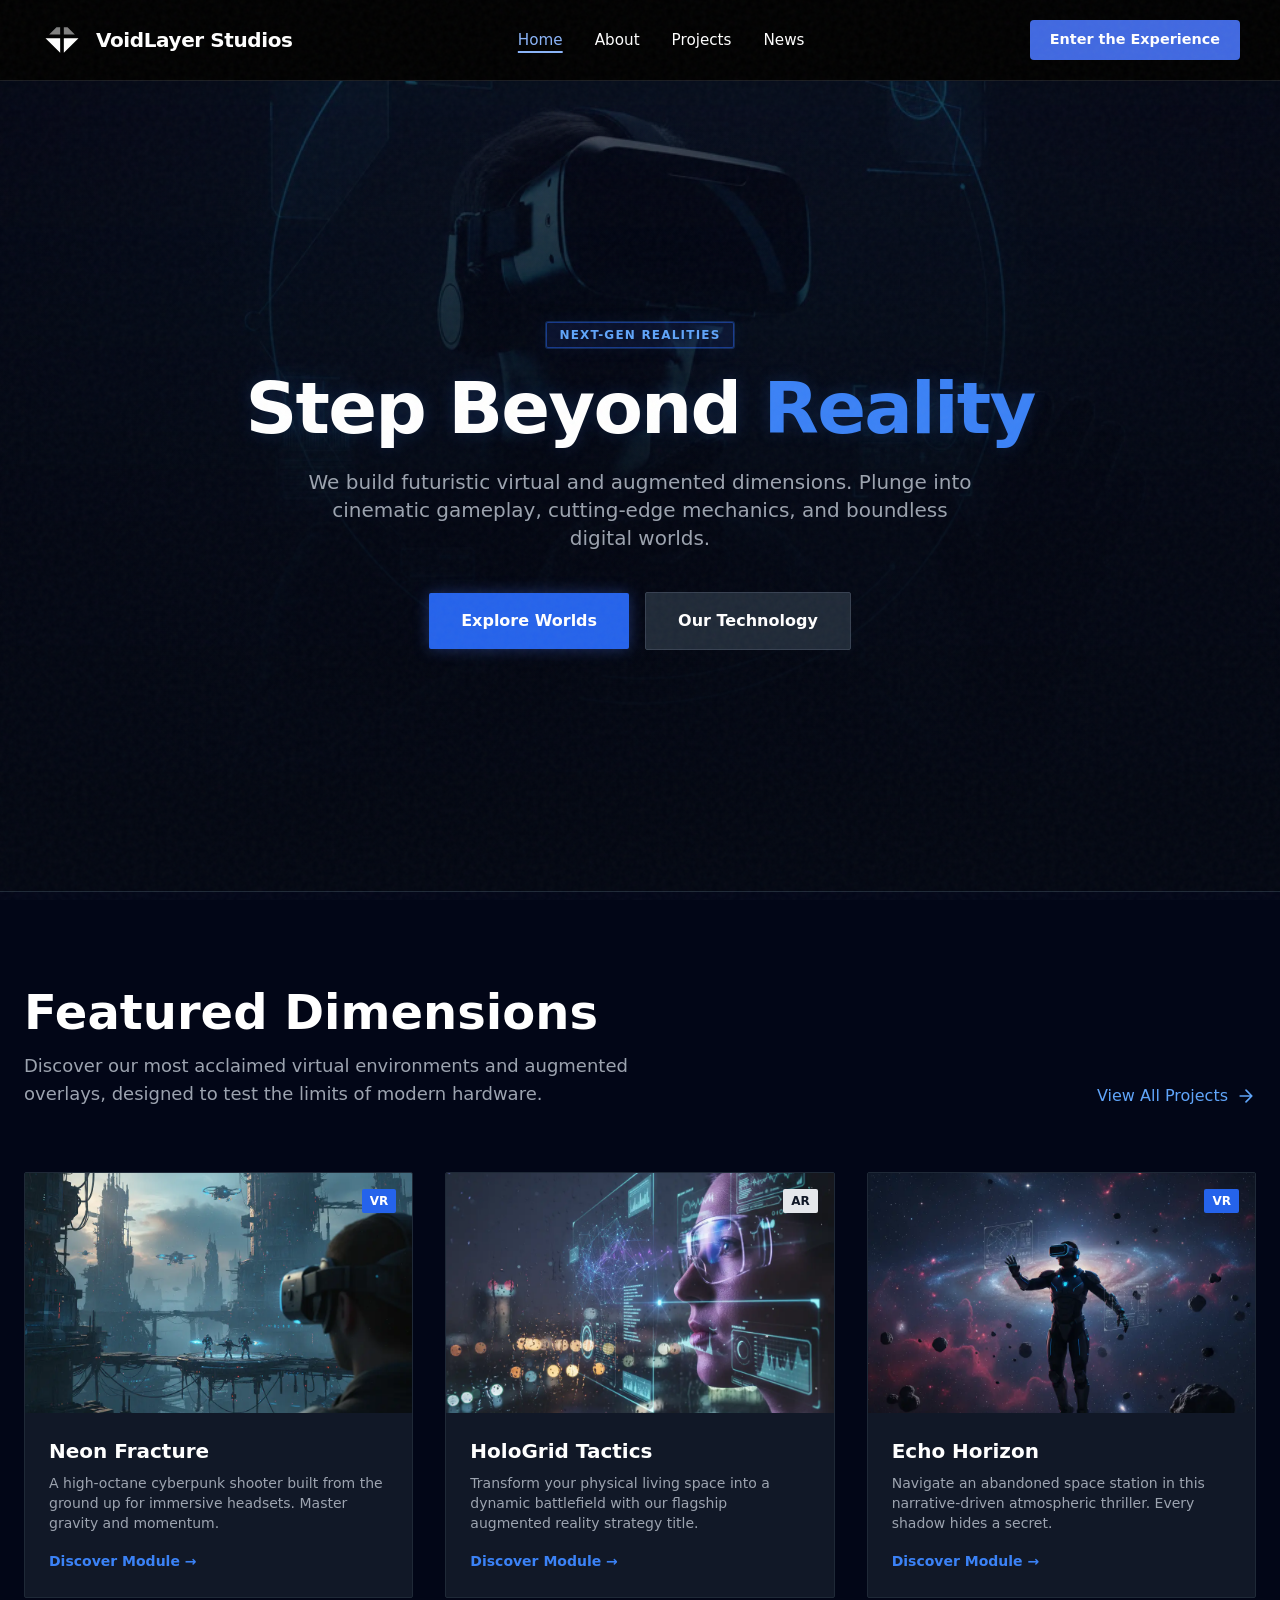
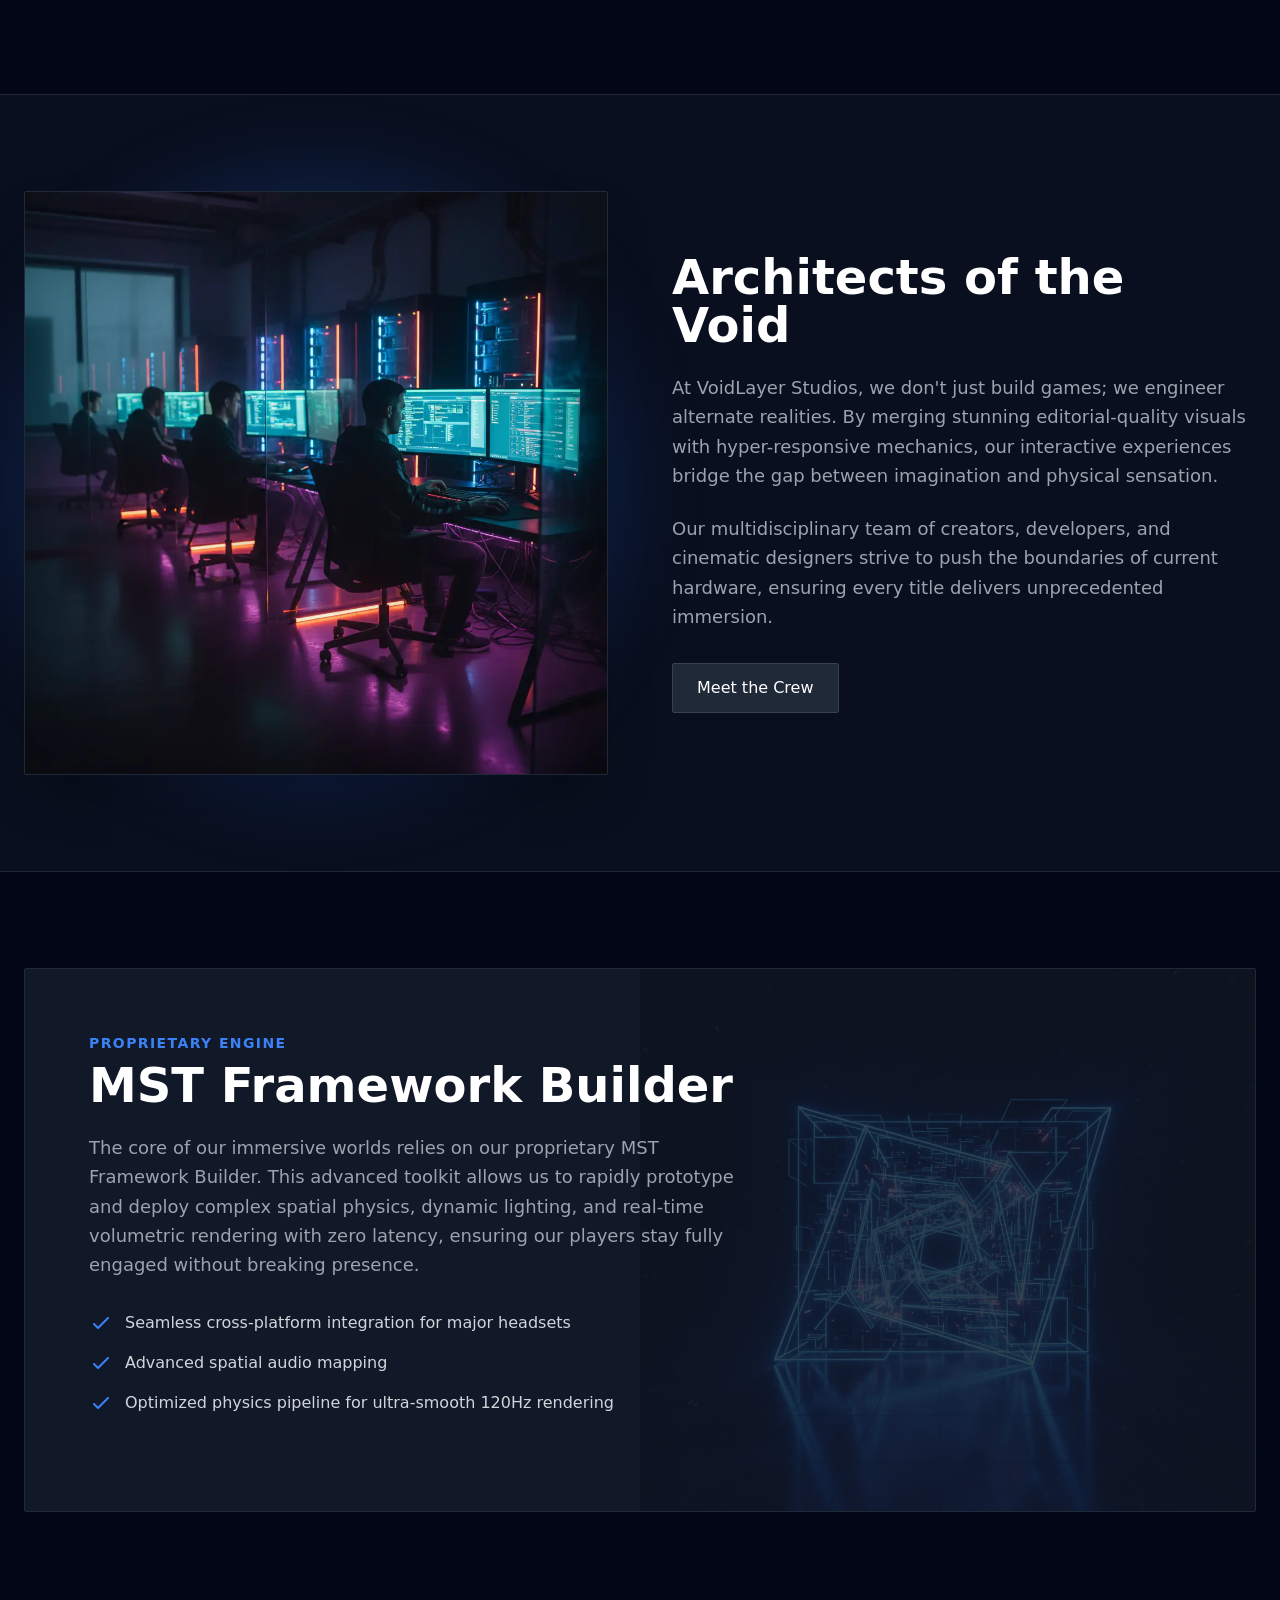
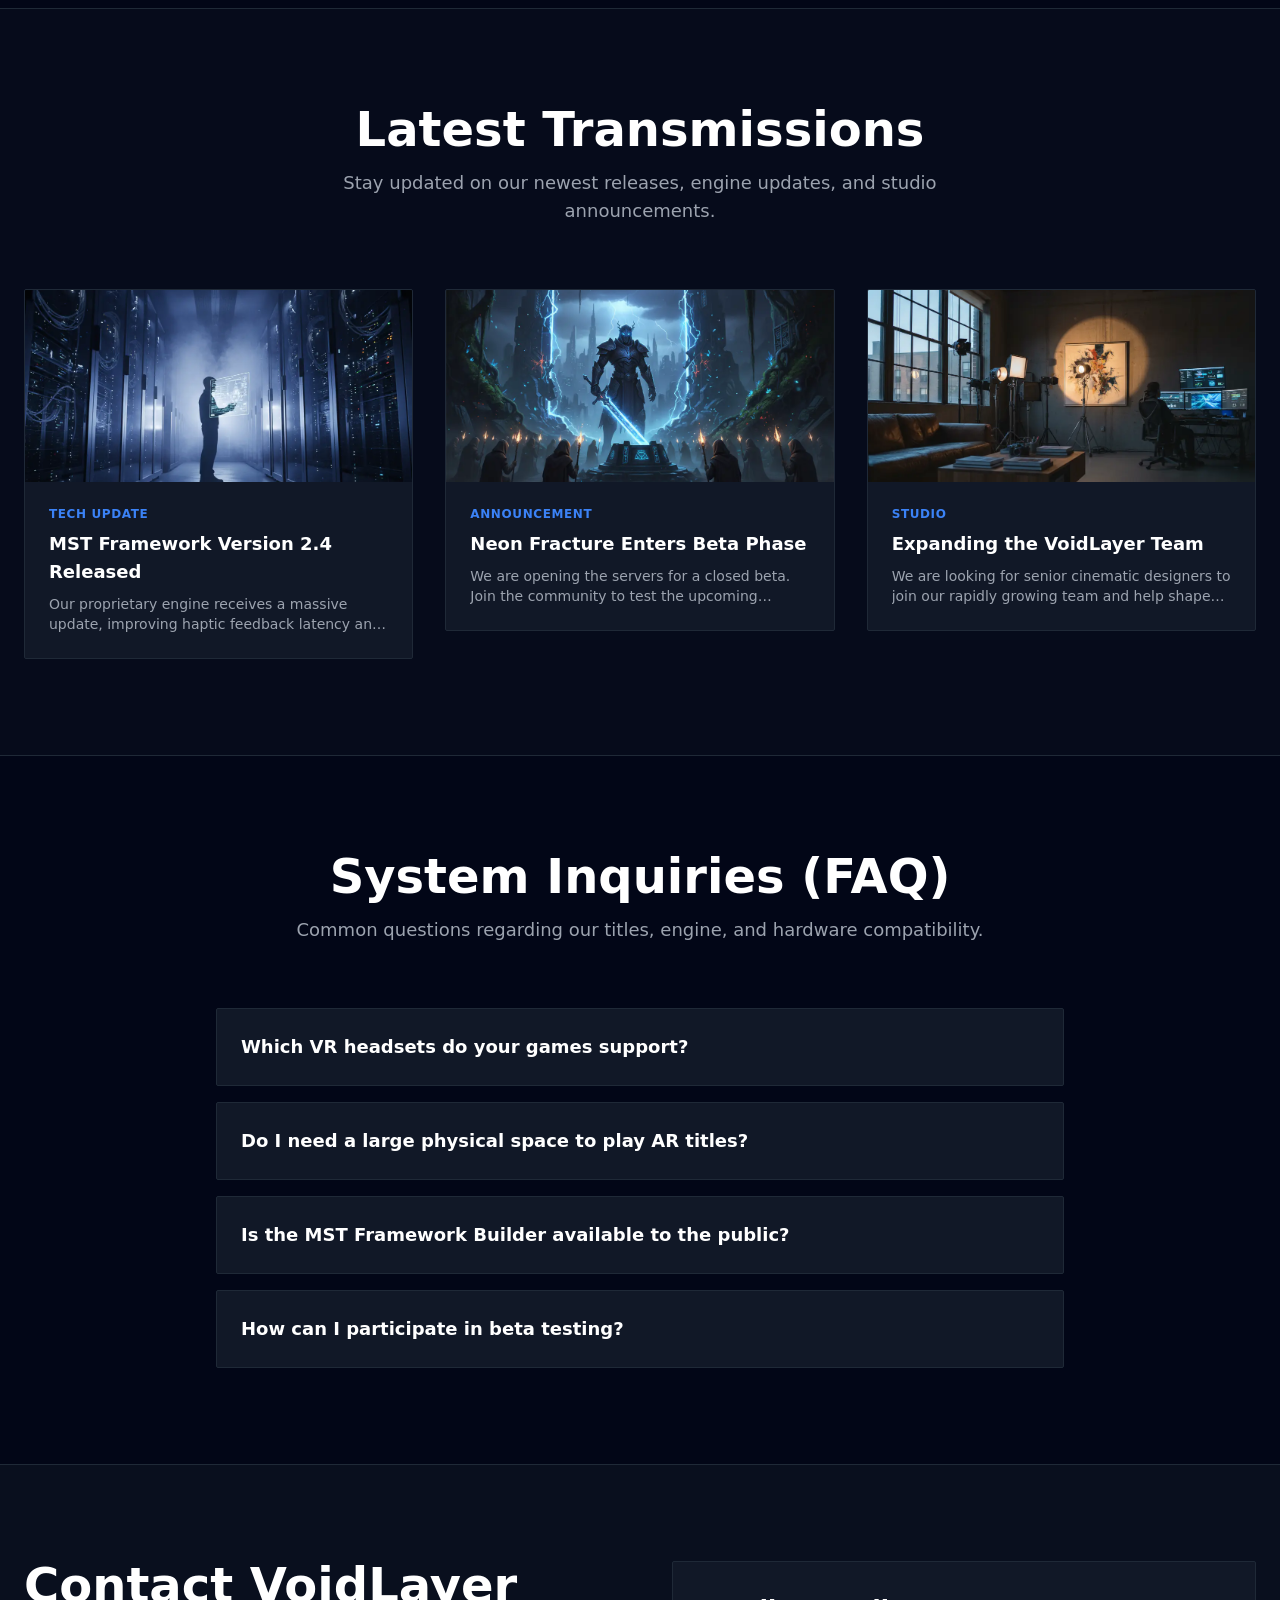
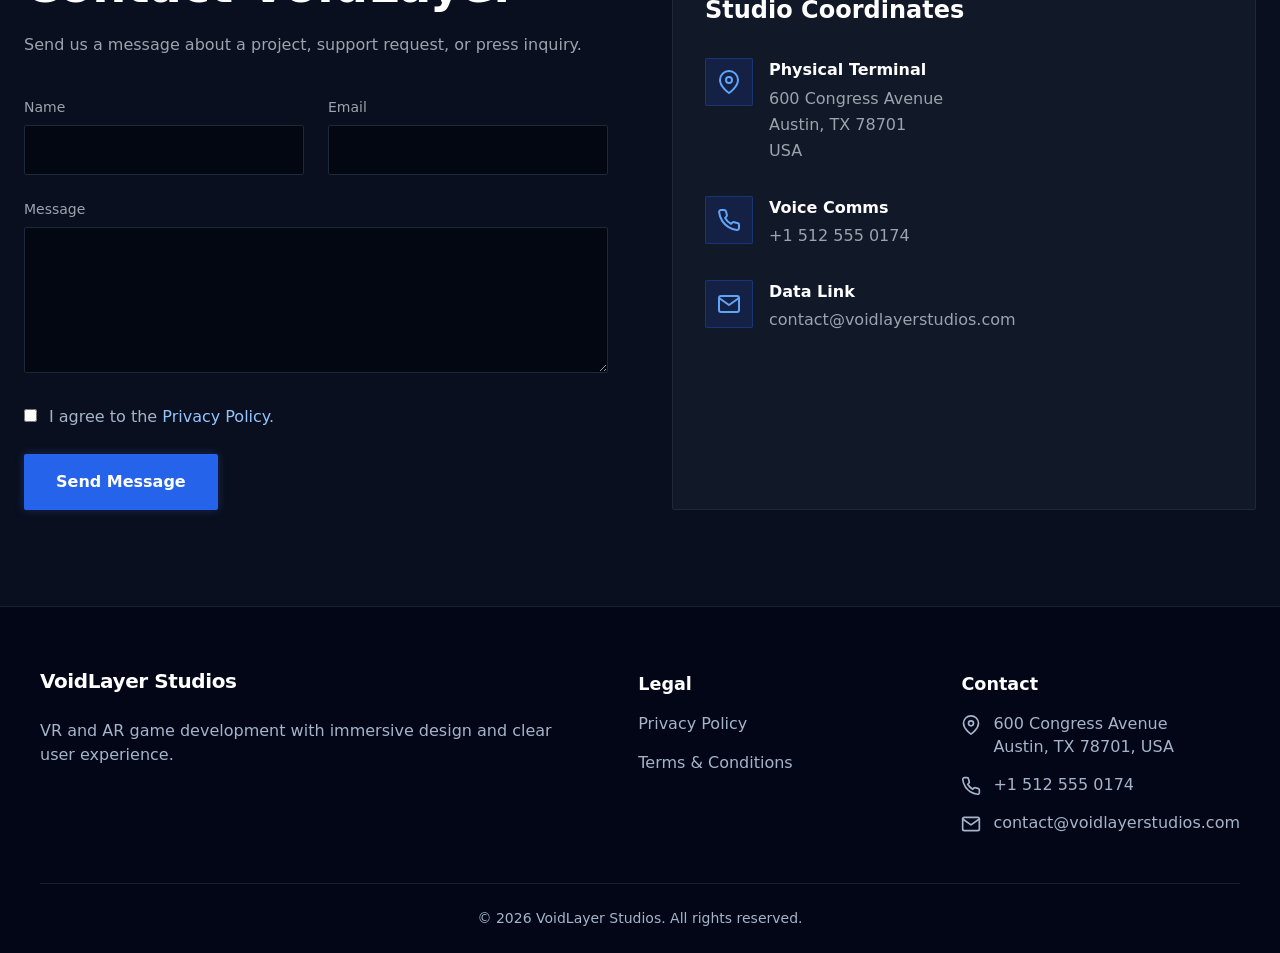
<file: index.html>
<!doctype html>

<html class="scroll-smooth" data-page="index.html" lang="en">
  <head>
    <meta charset="utf-8" />
    <meta content="width=device-width, initial-scale=1.0" name="viewport" />
    <title>VoidLayer Studios | Immersive VR &amp; AR Gaming</title>
    <meta
      content="VoidLayer Studios crafts cutting-edge virtual and augmented reality games. We blend innovative technology with cinematic design."
      name="description"
    />
    <meta content="VoidLayer Studios | Immersive VR &amp; AR Gaming" property="og:title" />
    <meta
      content="VoidLayer Studios crafts cutting-edge virtual and augmented reality games. We blend innovative technology with cinematic design."
      property="og:description"
    />
    <meta content="website" property="og:type" />
    <meta content="assets/img/og-image.webp" property="og:image" />
    <script defer="" src="assets/js/site.js"></script>
    <link href="assets/css/tailwind.css" rel="stylesheet" />
    <link href="assets/css/chrome.css" rel="stylesheet" />
    <link href="assets/brand/favicon.svg" rel="icon" type="image/svg+xml" />
  </head>
  <body
    class="bg-gray-950 text-gray-300 font-sans antialiased selection:bg-blue-600 selection:text-white flex flex-col min-h-screen site-dark"
  >
    <header class="site-header">
      <div class="header-container">
        <a aria-label="VoidLayer Studios home" class="brand-link" href="index.html">
          <svg
            aria-hidden="true"
            fill="none"
            viewbox="0 0 24 24"
            xmlns="http://www.w3.org/2000/svg"
          >
            <path
              d="M 5 9 L 9 5 H 11 V 9 H 5 Z M 19 9 L 15 5 H 13 V 9 H 19 Z"
              fill="currentColor"
              opacity="0.5"
            ></path>
            <path
              d="M 3 11 H 11 V 19 L 3 11 Z M 21 11 H 13 V 19 L 21 11 Z"
              fill="currentColor"
            ></path>
          </svg>
          <span class="brand-name">VoidLayer Studios</span>
        </a>
        <nav aria-label="Primary navigation" class="desktop-nav">
          <a class="nav-link" href="index.html">Home</a>
          <a class="nav-link" href="about.html">About</a>
          <a class="nav-link" href="projects.html">Projects</a>
          <a class="nav-link" href="news.html">News</a>
        </nav>
        <div class="header-actions">
          <a class="btn-cta" href="#contact">Enter the Experience</a>
          <button
            aria-controls="mobile-menu"
            aria-expanded="false"
            aria-label="Open navigation menu"
            class="burger-btn"
            type="button"
          >
            <svg aria-hidden="true" viewbox="0 0 24 24">
              <path
                d="M3 12h18M3 6h18M3 18h18"
                fill="none"
                stroke="currentColor"
                stroke-linecap="round"
                stroke-linejoin="round"
                stroke-width="2"
              ></path>
            </svg>
          </button>
        </div>
      </div>
      <div aria-hidden="true" class="mobile-menu" id="mobile-menu">
        <button aria-label="Close navigation menu" class="close-menu-btn" type="button">
          <svg aria-hidden="true" viewbox="0 0 24 24">
            <path
              d="M18 6L6 18M6 6l12 12"
              fill="none"
              stroke="currentColor"
              stroke-linecap="round"
              stroke-linejoin="round"
              stroke-width="2"
            ></path>
          </svg>
        </button>
        <nav aria-label="Mobile navigation" class="mobile-nav">
          <a class="nav-link" href="index.html">Home</a>
          <a class="nav-link" href="about.html">About</a>
          <a class="nav-link" href="projects.html">Projects</a>
          <a class="nav-link" href="news.html">News</a>
          <a class="btn-cta mobile-cta" href="#contact">Enter the Experience</a>
        </nav>
      </div>
    </header>
    <main class="flex-grow bg-noise bg-fixed">
      <!-- HERO SECTION -->
      <section
        class="relative flex items-center justify-center min-h-[90vh] overflow-hidden"
        id="hero"
      >
        <div class="absolute inset-0 z-0">
          <img
            alt="VR immersive experience"
            class="w-full h-full object-cover opacity-30 mix-blend-screen"
            loading="lazy"
            src="assets/img/hero_banner.webp"
          />
          <div
            class="absolute inset-0 bg-gradient-to-t from-gray-950 via-gray-950/80 to-transparent"
          ></div>
        </div>
        <div class="relative z-10 container mx-auto px-6 py-20 text-center max-w-4xl">
          <span
            class="inline-block py-1 px-3 mb-6 border border-blue-600/50 bg-blue-900/20 text-blue-400 text-xs font-bold tracking-widest uppercase rounded-sm glow-border"
            >Next-Gen Realities</span
          >
          <h1
            class="text-5xl md:text-7xl font-bold text-white mb-6 tracking-tight leading-tight glow-text"
          >
            Step Beyond <span class="text-blue-500">Reality</span>
          </h1>
          <p class="text-lg md:text-xl text-gray-400 mb-10 max-w-2xl mx-auto leading-relaxed">
            We build futuristic virtual and augmented dimensions. Plunge into cinematic gameplay,
            cutting-edge mechanics, and boundless digital worlds.
          </p>
          <div class="flex flex-col sm:flex-row items-center justify-center gap-4">
            <a
              class="w-full sm:w-auto px-8 py-4 bg-blue-600 hover:bg-blue-500 text-white font-semibold rounded-sm transition-all duration-300 shadow-[0_0_15px_rgba(65,105,225,0.4)] hover:shadow-[0_0_25px_rgba(65,105,225,0.6)]"
              href="#projects"
            >
              Explore Worlds
            </a>
            <a
              class="w-full sm:w-auto px-8 py-4 bg-gray-800 hover:bg-gray-700 text-white font-semibold rounded-sm transition-all duration-300 border border-gray-700"
              href="#technology"
            >
              Our Technology
            </a>
          </div>
        </div>
      </section>
      <!-- FEATURED PROJECTS SECTION -->
      <section class="py-24 relative border-t border-gray-800" id="projects">
        <div class="container mx-auto px-6 max-w-7xl">
          <div class="flex flex-col md:flex-row justify-between items-end mb-16">
            <div class="max-w-2xl">
              <h2 class="text-3xl md:text-5xl font-bold text-white mb-4">Featured Dimensions</h2>
              <p class="text-gray-400 text-lg">
                Discover our most acclaimed virtual environments and augmented overlays, designed to
                test the limits of modern hardware.
              </p>
            </div>
            <a
              class="mt-6 md:mt-0 text-blue-400 hover:text-blue-300 font-medium inline-flex items-center transition-colors"
              href="projects.html"
            >
              View All Projects
              <svg
                class="w-5 h-5 ml-2"
                fill="none"
                stroke="currentColor"
                stroke-linecap="round"
                stroke-linejoin="round"
                stroke-width="2"
                viewbox="0 0 24 24"
              >
                <path d="M5 12h14M12 5l7 7-7 7"></path>
              </svg>
            </a>
          </div>
          <div class="grid grid-cols-1 md:grid-cols-2 lg:grid-cols-3 gap-8">
            <!-- Card 1 -->
            <div
              class="group bg-gray-900 border border-gray-800 rounded-sm overflow-hidden hover:border-blue-500/50 transition-colors duration-300"
            >
              <div class="relative h-60 overflow-hidden">
                <img
                  alt="Sci-fi VR game"
                  class="w-full h-full object-cover transform group-hover:scale-105 transition-transform duration-500"
                  loading="lazy"
                  src="assets/img/projects_vr_1.webp"
                />
                <div
                  class="absolute top-4 right-4 bg-blue-600 text-white text-xs font-bold px-2 py-1 rounded-sm"
                >
                  VR
                </div>
              </div>
              <div class="p-6">
                <h3 class="text-xl font-bold text-white mb-2">Neon Fracture</h3>
                <p class="text-gray-400 text-sm mb-4">
                  A high-octane cyberpunk shooter built from the ground up for immersive headsets.
                  Master gravity and momentum.
                </p>
                <a
                  class="text-blue-500 text-sm font-semibold hover:text-blue-400 transition-colors"
                  href="projects.html"
                  >Discover Module →</a
                >
              </div>
            </div>
            <!-- Card 2 -->
            <div
              class="group bg-gray-900 border border-gray-800 rounded-sm overflow-hidden hover:border-blue-500/50 transition-colors duration-300"
            >
              <div class="relative h-60 overflow-hidden">
                <img
                  alt="Augmented Reality Interface"
                  class="w-full h-full object-cover transform group-hover:scale-105 transition-transform duration-500"
                  loading="lazy"
                  src="assets/img/projects_ar_1.webp"
                />
                <div
                  class="absolute top-4 right-4 bg-gray-200 text-gray-900 text-xs font-bold px-2 py-1 rounded-sm"
                >
                  AR
                </div>
              </div>
              <div class="p-6">
                <h3 class="text-xl font-bold text-white mb-2">HoloGrid Tactics</h3>
                <p class="text-gray-400 text-sm mb-4">
                  Transform your physical living space into a dynamic battlefield with our flagship
                  augmented reality strategy title.
                </p>
                <a
                  class="text-blue-500 text-sm font-semibold hover:text-blue-400 transition-colors"
                  href="projects.html"
                  >Discover Module →</a
                >
              </div>
            </div>
            <!-- Card 3 -->
            <div
              class="group bg-gray-900 border border-gray-800 rounded-sm overflow-hidden hover:border-blue-500/50 transition-colors duration-300"
            >
              <div class="relative h-60 overflow-hidden">
                <img
                  alt="Deep space VR exploration"
                  class="w-full h-full object-cover transform group-hover:scale-105 transition-transform duration-500"
                  loading="lazy"
                  src="assets/img/projects_vr_2.webp"
                />
                <div
                  class="absolute top-4 right-4 bg-blue-600 text-white text-xs font-bold px-2 py-1 rounded-sm"
                >
                  VR
                </div>
              </div>
              <div class="p-6">
                <h3 class="text-xl font-bold text-white mb-2">Echo Horizon</h3>
                <p class="text-gray-400 text-sm mb-4">
                  Navigate an abandoned space station in this narrative-driven atmospheric thriller.
                  Every shadow hides a secret.
                </p>
                <a
                  class="text-blue-500 text-sm font-semibold hover:text-blue-400 transition-colors"
                  href="projects.html"
                  >Discover Module →</a
                >
              </div>
            </div>
          </div>
        </div>
      </section>
      <!-- ABOUT SECTION -->
      <section class="py-24 bg-gray-900/50 border-y border-gray-800" id="about">
        <div class="container mx-auto px-6 max-w-7xl">
          <div class="grid grid-cols-1 lg:grid-cols-2 gap-16 items-center">
            <div class="relative">
              <div class="absolute -inset-4 bg-blue-600/20 blur-2xl rounded-full z-0"></div>
              <img
                alt="VoidLayer Studios Team"
                class="relative z-10 w-full h-auto rounded-sm border border-gray-800 shadow-2xl"
                loading="lazy"
                src="assets/img/about_hero.webp"
              />
            </div>
            <div>
              <h2 class="text-3xl md:text-5xl font-bold text-white mb-6">Architects of the Void</h2>
              <p class="text-gray-400 text-lg mb-6 leading-relaxed">
                At VoidLayer Studios, we don't just build games; we engineer alternate realities. By
                merging stunning editorial-quality visuals with hyper-responsive mechanics, our
                interactive experiences bridge the gap between imagination and physical sensation.
              </p>
              <p class="text-gray-400 text-lg mb-8 leading-relaxed">
                Our multidisciplinary team of creators, developers, and cinematic designers strive
                to push the boundaries of current hardware, ensuring every title delivers
                unprecedented immersion.
              </p>
              <a
                class="inline-flex items-center px-6 py-3 bg-gray-800 hover:bg-gray-700 text-white font-medium rounded-sm transition-colors border border-gray-700"
                href="about.html"
              >
                Meet the Crew
              </a>
            </div>
          </div>
        </div>
      </section>
      <!-- TECHNOLOGY SECTION -->
      <section class="py-24 relative" id="technology">
        <div class="container mx-auto px-6 max-w-7xl">
          <div
            class="bg-gray-900 border border-gray-800 p-8 md:p-16 rounded-sm relative overflow-hidden"
          >
            <div class="absolute top-0 right-0 w-1/2 h-full opacity-20 pointer-events-none">
              <img
                alt="Abstract Technology"
                class="w-full h-full object-cover mix-blend-screen"
                loading="lazy"
                src="assets/img/tech_abstract.webp"
              />
            </div>
            <div class="relative z-10 max-w-2xl">
              <span class="text-blue-500 font-bold tracking-widest uppercase text-sm mb-2 block"
                >Proprietary Engine</span
              >
              <h2 class="text-3xl md:text-5xl font-bold text-white mb-6">MST Framework Builder</h2>
              <p class="text-gray-400 text-lg mb-8 leading-relaxed">
                The core of our immersive worlds relies on our proprietary MST Framework Builder.
                This advanced toolkit allows us to rapidly prototype and deploy complex spatial
                physics, dynamic lighting, and real-time volumetric rendering with zero latency,
                ensuring our players stay fully engaged without breaking presence.
              </p>
              <ul class="space-y-4 mb-8">
                <li class="flex items-start">
                  <svg
                    class="w-6 h-6 text-blue-500 mr-3 flex-shrink-0"
                    fill="none"
                    stroke="currentColor"
                    viewbox="0 0 24 24"
                  >
                    <path
                      d="M5 13l4 4L19 7"
                      stroke-linecap="round"
                      stroke-linejoin="round"
                      stroke-width="2"
                    ></path>
                  </svg>
                  <span class="text-gray-300"
                    >Seamless cross-platform integration for major headsets</span
                  >
                </li>
                <li class="flex items-start">
                  <svg
                    class="w-6 h-6 text-blue-500 mr-3 flex-shrink-0"
                    fill="none"
                    stroke="currentColor"
                    viewbox="0 0 24 24"
                  >
                    <path
                      d="M5 13l4 4L19 7"
                      stroke-linecap="round"
                      stroke-linejoin="round"
                      stroke-width="2"
                    ></path>
                  </svg>
                  <span class="text-gray-300">Advanced spatial audio mapping</span>
                </li>
                <li class="flex items-start">
                  <svg
                    class="w-6 h-6 text-blue-500 mr-3 flex-shrink-0"
                    fill="none"
                    stroke="currentColor"
                    viewbox="0 0 24 24"
                  >
                    <path
                      d="M5 13l4 4L19 7"
                      stroke-linecap="round"
                      stroke-linejoin="round"
                      stroke-width="2"
                    ></path>
                  </svg>
                  <span class="text-gray-300"
                    >Optimized physics pipeline for ultra-smooth 120Hz rendering</span
                  >
                </li>
              </ul>
            </div>
          </div>
        </div>
      </section>
      <!-- NEWS SECTION -->
      <section class="py-24 bg-gray-900/30 border-t border-gray-800" id="news">
        <div class="container mx-auto px-6 max-w-7xl">
          <div class="text-center mb-16">
            <h2 class="text-3xl md:text-5xl font-bold text-white mb-4">Latest Transmissions</h2>
            <p class="text-gray-400 text-lg max-w-2xl mx-auto">
              Stay updated on our newest releases, engine updates, and studio announcements.
            </p>
          </div>
          <div class="grid grid-cols-1 md:grid-cols-3 gap-8">
            <!-- News Item 1 -->
            <a class="block group" href="news.html">
              <div
                class="bg-gray-900 border border-gray-800 rounded-sm overflow-hidden transition duration-300 group-hover:border-blue-500/50"
              >
                <div class="h-48 overflow-hidden">
                  <img
                    alt="Tech Update"
                    class="w-full h-full object-cover transform group-hover:scale-105 transition-transform duration-500"
                    loading="lazy"
                    src="assets/img/news_update_1.webp"
                  />
                </div>
                <div class="p-6">
                  <time class="text-blue-500 text-xs font-bold tracking-wider uppercase mb-2 block"
                    >Tech Update</time
                  >
                  <h3
                    class="text-lg font-bold text-white mb-2 group-hover:text-blue-400 transition-colors"
                  >
                    MST Framework Version 2.4 Released
                  </h3>
                  <p class="text-gray-400 text-sm line-clamp-2">
                    Our proprietary engine receives a massive update, improving haptic feedback
                    latency and expanding the visual node system.
                  </p>
                </div>
              </div>
            </a>
            <!-- News Item 2 -->
            <a class="block group" href="news.html">
              <div
                class="bg-gray-900 border border-gray-800 rounded-sm overflow-hidden transition duration-300 group-hover:border-blue-500/50"
              >
                <div class="h-48 overflow-hidden">
                  <img
                    alt="Game Announcement"
                    class="w-full h-full object-cover transform group-hover:scale-105 transition-transform duration-500"
                    loading="lazy"
                    src="assets/img/news_update_2.webp"
                  />
                </div>
                <div class="p-6">
                  <time class="text-blue-500 text-xs font-bold tracking-wider uppercase mb-2 block"
                    >Announcement</time
                  >
                  <h3
                    class="text-lg font-bold text-white mb-2 group-hover:text-blue-400 transition-colors"
                  >
                    Neon Fracture Enters Beta Phase
                  </h3>
                  <p class="text-gray-400 text-sm line-clamp-2">
                    We are opening the servers for a closed beta. Join the community to test the
                    upcoming multiplayer features before launch.
                  </p>
                </div>
              </div>
            </a>
            <!-- News Item 3 -->
            <a class="block group" href="news.html">
              <div
                class="bg-gray-900 border border-gray-800 rounded-sm overflow-hidden transition duration-300 group-hover:border-blue-500/50"
              >
                <div class="h-48 overflow-hidden">
                  <img
                    alt="Studio Insights"
                    class="w-full h-full object-cover transform group-hover:scale-105 transition-transform duration-500"
                    loading="lazy"
                    src="assets/img/news_update_3.webp"
                  />
                </div>
                <div class="p-6">
                  <time class="text-blue-500 text-xs font-bold tracking-wider uppercase mb-2 block"
                    >Studio</time
                  >
                  <h3
                    class="text-lg font-bold text-white mb-2 group-hover:text-blue-400 transition-colors"
                  >
                    Expanding the VoidLayer Team
                  </h3>
                  <p class="text-gray-400 text-sm line-clamp-2">
                    We are looking for senior cinematic designers to join our rapidly growing team
                    and help shape the next era of VR.
                  </p>
                </div>
              </div>
            </a>
          </div>
        </div>
      </section>
      <!-- FAQ SECTION -->
      <section class="py-24 border-t border-gray-800" id="faq">
        <div class="container mx-auto px-6 max-w-4xl">
          <div class="text-center mb-16">
            <h2 class="text-3xl md:text-5xl font-bold text-white mb-4">System Inquiries (FAQ)</h2>
            <p class="text-gray-400 text-lg">
              Common questions regarding our titles, engine, and hardware compatibility.
            </p>
          </div>
          <div class="space-y-4">
            <!-- Accordion Item 1 -->
            <details
              class="group bg-gray-900 border border-gray-800 rounded-sm cursor-pointer [&amp;_summary::-webkit-details-marker]:hidden"
            >
              <summary
                class="flex items-center justify-between p-6 text-lg font-semibold text-white"
              >
                Which VR headsets do your games support?
              </summary>
              <div class="p-6 pt-0 text-gray-400 leading-relaxed">
                Our titles are designed for maximum compatibility across major platforms, including
                high-end PC VR setups and standalone mobile headsets. We utilize the MST Framework
                to ensure seamless performance regardless of the hardware you choose.
              </div>
            </details>
            <!-- Accordion Item 2 -->
            <details
              class="group bg-gray-900 border border-gray-800 rounded-sm cursor-pointer [&amp;_summary::-webkit-details-marker]:hidden"
            >
              <summary
                class="flex items-center justify-between p-6 text-lg font-semibold text-white"
              >
                Do I need a large physical space to play AR titles?
              </summary>
              <div class="p-6 pt-0 text-gray-400 leading-relaxed">
                Not necessarily. While a larger space offers a broader canvas for augmented
                elements, our adaptive spatial mapping dynamically scales the virtual environment to
                fit comfortably within your available room dimensions.
              </div>
            </details>
            <!-- Accordion Item 3 -->
            <details
              class="group bg-gray-900 border border-gray-800 rounded-sm cursor-pointer [&amp;_summary::-webkit-details-marker]:hidden"
            >
              <summary
                class="flex items-center justify-between p-6 text-lg font-semibold text-white"
              >
                Is the MST Framework Builder available to the public?
              </summary>
              <div class="p-6 pt-0 text-gray-400 leading-relaxed">
                Currently, the MST Framework is a proprietary tool maintained exclusively for
                in-house development at VoidLayer Studios. However, we are exploring options to
                license specialized modules to select partners in the future.
              </div>
            </details>
            <!-- Accordion Item 4 -->
            <details
              class="group bg-gray-900 border border-gray-800 rounded-sm cursor-pointer [&amp;_summary::-webkit-details-marker]:hidden"
            >
              <summary
                class="flex items-center justify-between p-6 text-lg font-semibold text-white"
              >
                How can I participate in beta testing?
              </summary>
              <div class="p-6 pt-0 text-gray-400 leading-relaxed">
                We announce all closed and open beta phases through our official news channels.
                Follow our updates and sign up via the forms provided during announcement periods to
                secure your slot.
              </div>
            </details>
          </div>
        </div>
      </section>
      <!-- CONTACT SECTION -->
      <section class="py-24 bg-gray-900/50 border-t border-gray-800" id="contact">
        <div class="container mx-auto px-6 max-w-7xl">
          <div class="grid grid-cols-1 lg:grid-cols-2 gap-16">
            <!-- Contact Form -->
            <div>
              <h2 class="text-3xl md:text-5xl font-bold text-white mb-6">Contact VoidLayer</h2>
              <p class="text-gray-400 mb-10">
                Send us a message about a project, support request, or press inquiry.
              </p>
              <form action="thanks.html" class="space-y-6" method="GET">
                <div class="grid grid-cols-1 sm:grid-cols-2 gap-6">
                  <div>
                    <label class="block text-sm font-medium text-gray-400 mb-2" for="name"
                      >Name</label
                    >
                    <input
                      class="w-full bg-gray-950 border border-gray-800 text-white rounded-sm px-4 py-3 focus:outline-none focus:border-blue-500 focus:ring-1 focus:ring-blue-500 transition-colors"
                      id="name"
                      name="name"
                      required=""
                      type="text"
                    />
                  </div>
                  <div>
                    <label class="block text-sm font-medium text-gray-400 mb-2" for="email"
                      >Email</label
                    >
                    <input
                      class="w-full bg-gray-950 border border-gray-800 text-white rounded-sm px-4 py-3 focus:outline-none focus:border-blue-500 focus:ring-1 focus:ring-blue-500 transition-colors"
                      id="email"
                      name="email"
                      required=""
                      type="email"
                    />
                  </div>
                </div>
                <div>
                  <label class="block text-sm font-medium text-gray-400 mb-2" for="message"
                    >Message</label
                  >
                  <textarea
                    class="w-full bg-gray-950 border border-gray-800 text-white rounded-sm px-4 py-3 focus:outline-none focus:border-blue-500 focus:ring-1 focus:ring-blue-500 transition-colors"
                    id="message"
                    name="message"
                    required=""
                    rows="5"
                  ></textarea>
                </div>
                <div class="form-privacy">
                  <label class="privacy-label">
                    <input name="privacyAccepted" required="" type="checkbox" />
                    <span
                      >I agree to the
                      <a href="privacy-policy.html" rel="noopener" target="_blank">Privacy Policy</a
                      >.</span
                    >
                  </label>
                </div>
                <button
                  class="px-8 py-4 bg-blue-600 hover:bg-blue-500 text-white font-semibold rounded-sm transition-all duration-300 w-full sm:w-auto shadow-[0_0_10px_rgba(65,105,225,0.3)] hover:shadow-[0_0_20px_rgba(65,105,225,0.6)]"
                  type="submit"
                >
                  Send Message
                </button>
              </form>
            </div>
            <!-- Contact Information Block -->
            <div class="bg-gray-900 border border-gray-800 p-8 rounded-sm">
              <h3 class="text-2xl font-bold text-white mb-8">Studio Coordinates</h3>
              <div class="space-y-8">
                <div class="flex items-start">
                  <div
                    class="w-12 h-12 bg-blue-900/30 rounded-sm flex items-center justify-center mr-4 border border-blue-600/30 shrink-0"
                  >
                    <svg
                      class="w-6 h-6 text-blue-400"
                      fill="none"
                      stroke="currentColor"
                      stroke-linecap="round"
                      stroke-linejoin="round"
                      stroke-width="2"
                      viewbox="0 0 24 24"
                    >
                      <path d="M21 10c0 7-9 13-9 13s-9-6-9-13a9 9 0 0 1 18 0z"></path>
                      <circle cx="12" cy="10" r="3"></circle>
                    </svg>
                  </div>
                  <div>
                    <h4 class="text-white font-semibold mb-1">Physical Terminal</h4>
                    <a
                      class="text-gray-400 hover:text-blue-400 transition-colors leading-relaxed block"
                      href="https://www.google.com/maps/place/600+Congress+Ave,+Austin,+TX+78701,+USA"
                      rel="noopener noreferrer"
                      target="_blank"
                    >
                      600 Congress Avenue<br />
                      Austin, TX 78701<br />
                      USA
                    </a>
                  </div>
                </div>
                <div class="flex items-start">
                  <div
                    class="w-12 h-12 bg-blue-900/30 rounded-sm flex items-center justify-center mr-4 border border-blue-600/30 shrink-0"
                  >
                    <svg
                      class="w-6 h-6 text-blue-400"
                      fill="none"
                      stroke="currentColor"
                      stroke-linecap="round"
                      stroke-linejoin="round"
                      stroke-width="2"
                      viewbox="0 0 24 24"
                    >
                      <path
                        d="M22 16.92v3a2 2 0 0 1-2.18 2 19.79 19.79 0 0 1-8.63-3.07 19.5 19.5 0 0 1-6-6 19.79 19.79 0 0 1-3.07-8.67A2 2 0 0 1 4.11 2h3a2 2 0 0 1 2 1.72 12.84 12.84 0 0 0 .7 2.81 2 2 0 0 1-.45 2.11L8.09 9.91a16 16 0 0 0 6 6l1.27-1.27a2 2 0 0 1 2.11-.45 12.84 12.84 0 0 0 2.81.7A2 2 0 0 1 22 16.92z"
                      ></path>
                    </svg>
                  </div>
                  <div>
                    <h4 class="text-white font-semibold mb-1">Voice Comms</h4>
                    <a
                      class="text-gray-400 hover:text-blue-400 transition-colors"
                      href="tel:+15125550174"
                    >
                      +1 512 555 0174
                    </a>
                  </div>
                </div>
                <div class="flex items-start">
                  <div
                    class="w-12 h-12 bg-blue-900/30 rounded-sm flex items-center justify-center mr-4 border border-blue-600/30 shrink-0"
                  >
                    <svg
                      class="w-6 h-6 text-blue-400"
                      fill="none"
                      stroke="currentColor"
                      stroke-linecap="round"
                      stroke-linejoin="round"
                      stroke-width="2"
                      viewbox="0 0 24 24"
                    >
                      <path
                        d="M4 4h16c1.1 0 2 .9 2 2v12c0 1.1-.9 2-2 2H4c-1.1 0-2-.9-2-2V6c0-1.1.9-2 2-2z"
                      ></path>
                      <polyline points="22,6 12,13 2,6"></polyline>
                    </svg>
                  </div>
                  <div>
                    <h4 class="text-white font-semibold mb-1">Data Link</h4>
                    <a
                      class="text-gray-400 hover:text-blue-400 transition-colors break-all"
                      href="mailto:contact@voidlayerstudios.com"
                    >
                      contact@voidlayerstudios.com
                    </a>
                  </div>
                </div>
              </div>
            </div>
          </div>
        </div>
      </section>
    </main>
    <footer class="site-footer">
      <div class="footer-container">
        <div class="footer-col brand-col">
          <a class="footer-logo" href="index.html">
            <span class="brand-name">VoidLayer Studios</span>
          </a>
          <p class="tagline">
            VR and AR game development with immersive design and clear user experience.
          </p>
        </div>
        <div class="footer-col">
          <h3 class="footer-heading">Legal</h3>
          <ul class="footer-links">
            <li><a href="privacy-policy.html">Privacy Policy</a></li>
            <li><a href="terms-conditions.html">Terms &amp; Conditions</a></li>
          </ul>
        </div>
        <div class="footer-col">
          <h3 class="footer-heading">Contact</h3>
          <ul class="footer-contact">
            <li>
              <a
                href="https://www.google.com/maps/place/600+Congress+Ave,+Austin,+TX+78701,+USA"
                rel="noopener noreferrer"
                target="_blank"
              >
                <svg aria-hidden="true" class="icon" viewbox="0 0 24 24">
                  <path
                    d="M21 10c0 7-9 13-9 13s-9-6-9-13a9 9 0 0 1 18 0z"
                    fill="none"
                    stroke="currentColor"
                    stroke-linecap="round"
                    stroke-linejoin="round"
                    stroke-width="2"
                  ></path>
                  <circle
                    cx="12"
                    cy="10"
                    fill="none"
                    r="3"
                    stroke="currentColor"
                    stroke-linecap="round"
                    stroke-linejoin="round"
                    stroke-width="2"
                  ></circle>
                </svg>
                <span class="contact-text">600 Congress Avenue<br />Austin, TX 78701, USA</span>
              </a>
            </li>
            <li>
              <a href="tel:+15125550174">
                <svg aria-hidden="true" class="icon" viewbox="0 0 24 24">
                  <path
                    d="M22 16.92v3a2 2 0 0 1-2.18 2 19.79 19.79 0 0 1-8.63-3.07 19.5 19.5 0 0 1-6-6 19.79 19.79 0 0 1-3.07-8.67A2 2 0 0 1 4.11 2h3a2 2 0 0 1 2 1.72 12.84 12.84 0 0 0 .7 2.81 2 2 0 0 1-.45 2.11L8.09 9.91a16 16 0 0 0 6 6l1.27-1.27a2 2 0 0 1 2.11-.45 12.84 12.84 0 0 0 2.81.7A2 2 0 0 1 22 16.92z"
                    fill="none"
                    stroke="currentColor"
                    stroke-linecap="round"
                    stroke-linejoin="round"
                    stroke-width="2"
                  ></path>
                </svg>
                <span class="contact-text">+1 512 555 0174</span>
              </a>
            </li>
            <li>
              <a href="mailto:contact@voidlayerstudios.com">
                <svg aria-hidden="true" class="icon" viewbox="0 0 24 24">
                  <path
                    d="M4 4h16c1.1 0 2 .9 2 2v12c0 1.1-.9 2-2 2H4c-1.1 0-2-.9-2-2V6c0-1.1.9-2 2-2z"
                    fill="none"
                    stroke="currentColor"
                    stroke-linecap="round"
                    stroke-linejoin="round"
                    stroke-width="2"
                  ></path>
                  <polyline
                    fill="none"
                    points="22,6 12,13 2,6"
                    stroke="currentColor"
                    stroke-linecap="round"
                    stroke-linejoin="round"
                    stroke-width="2"
                  ></polyline>
                </svg>
                <span class="contact-text">contact@voidlayerstudios.com</span>
              </a>
            </li>
          </ul>
        </div>
      </div>
      <div class="footer-bottom">
        <p>© 2026 VoidLayer Studios. All rights reserved.</p>
      </div>
    </footer>
    <script defer="" src="assets/js/chrome.js"></script>
  </body>
</html>
</file>
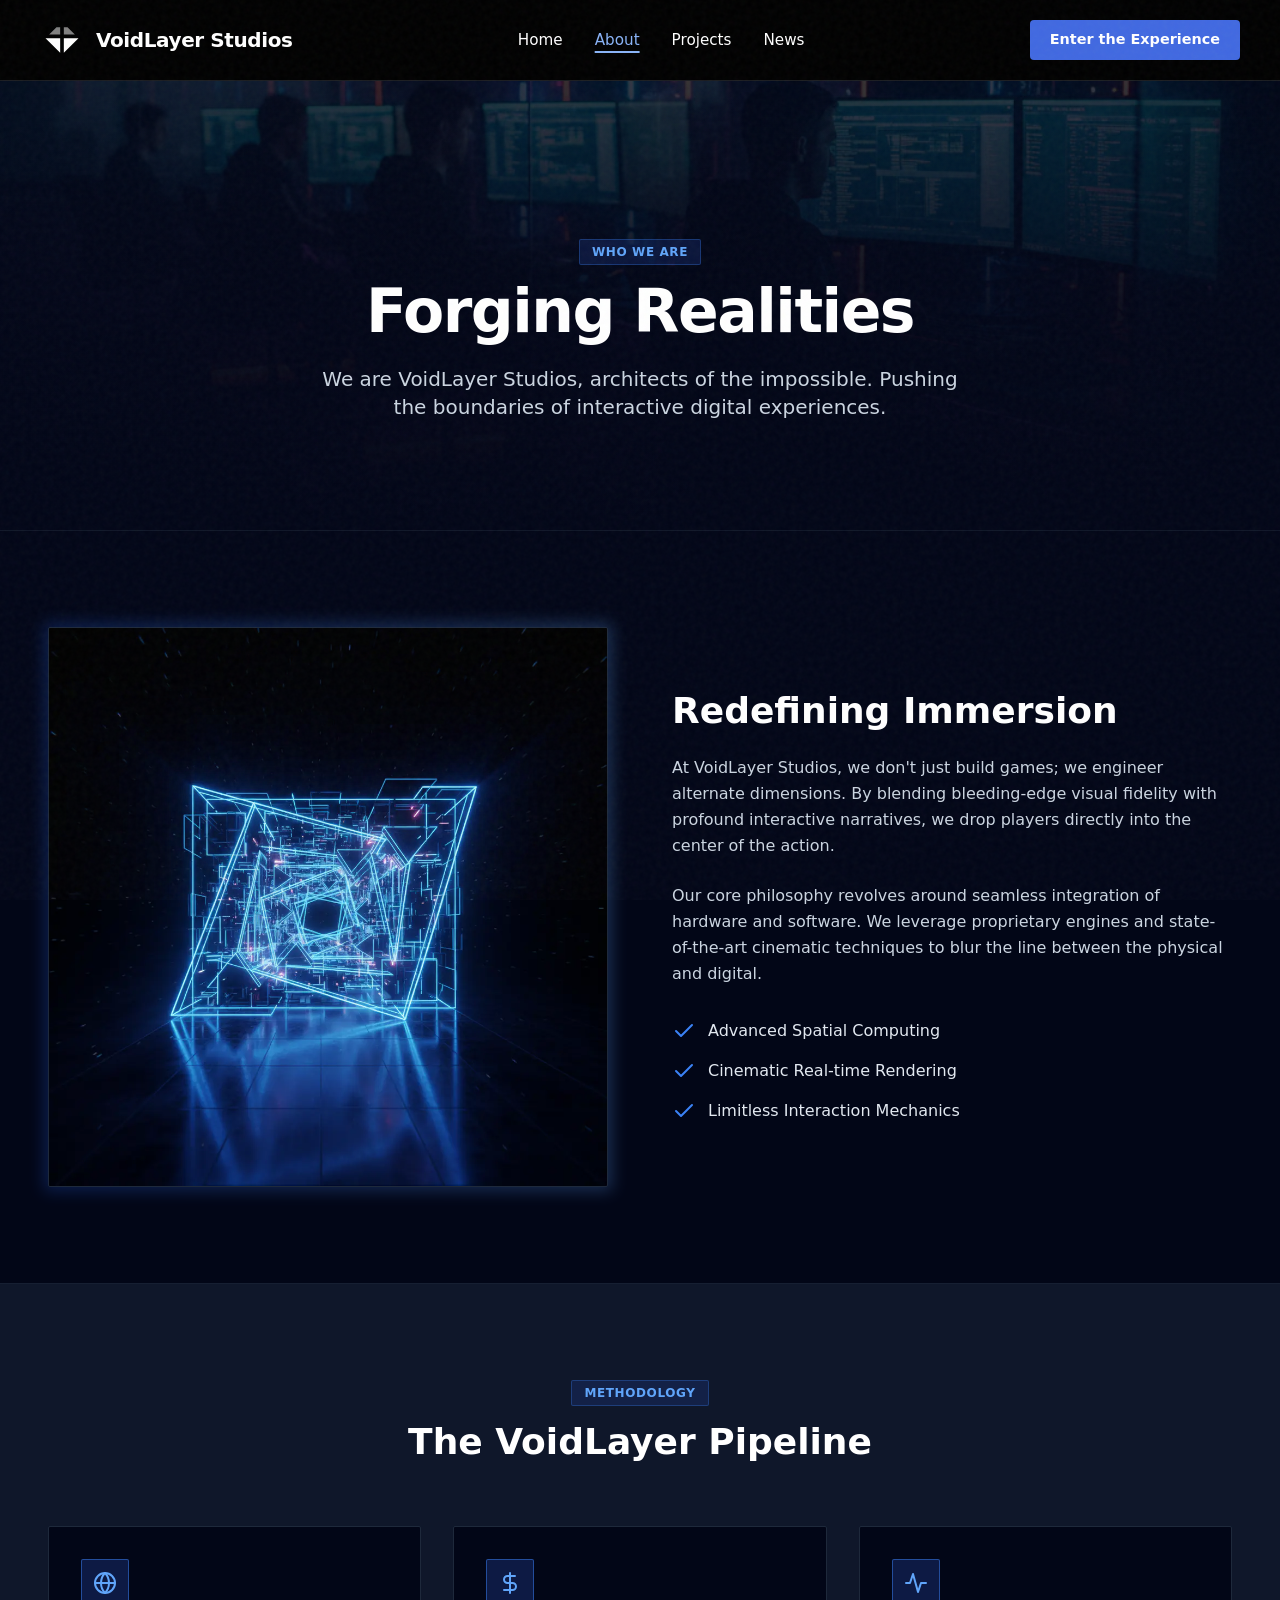
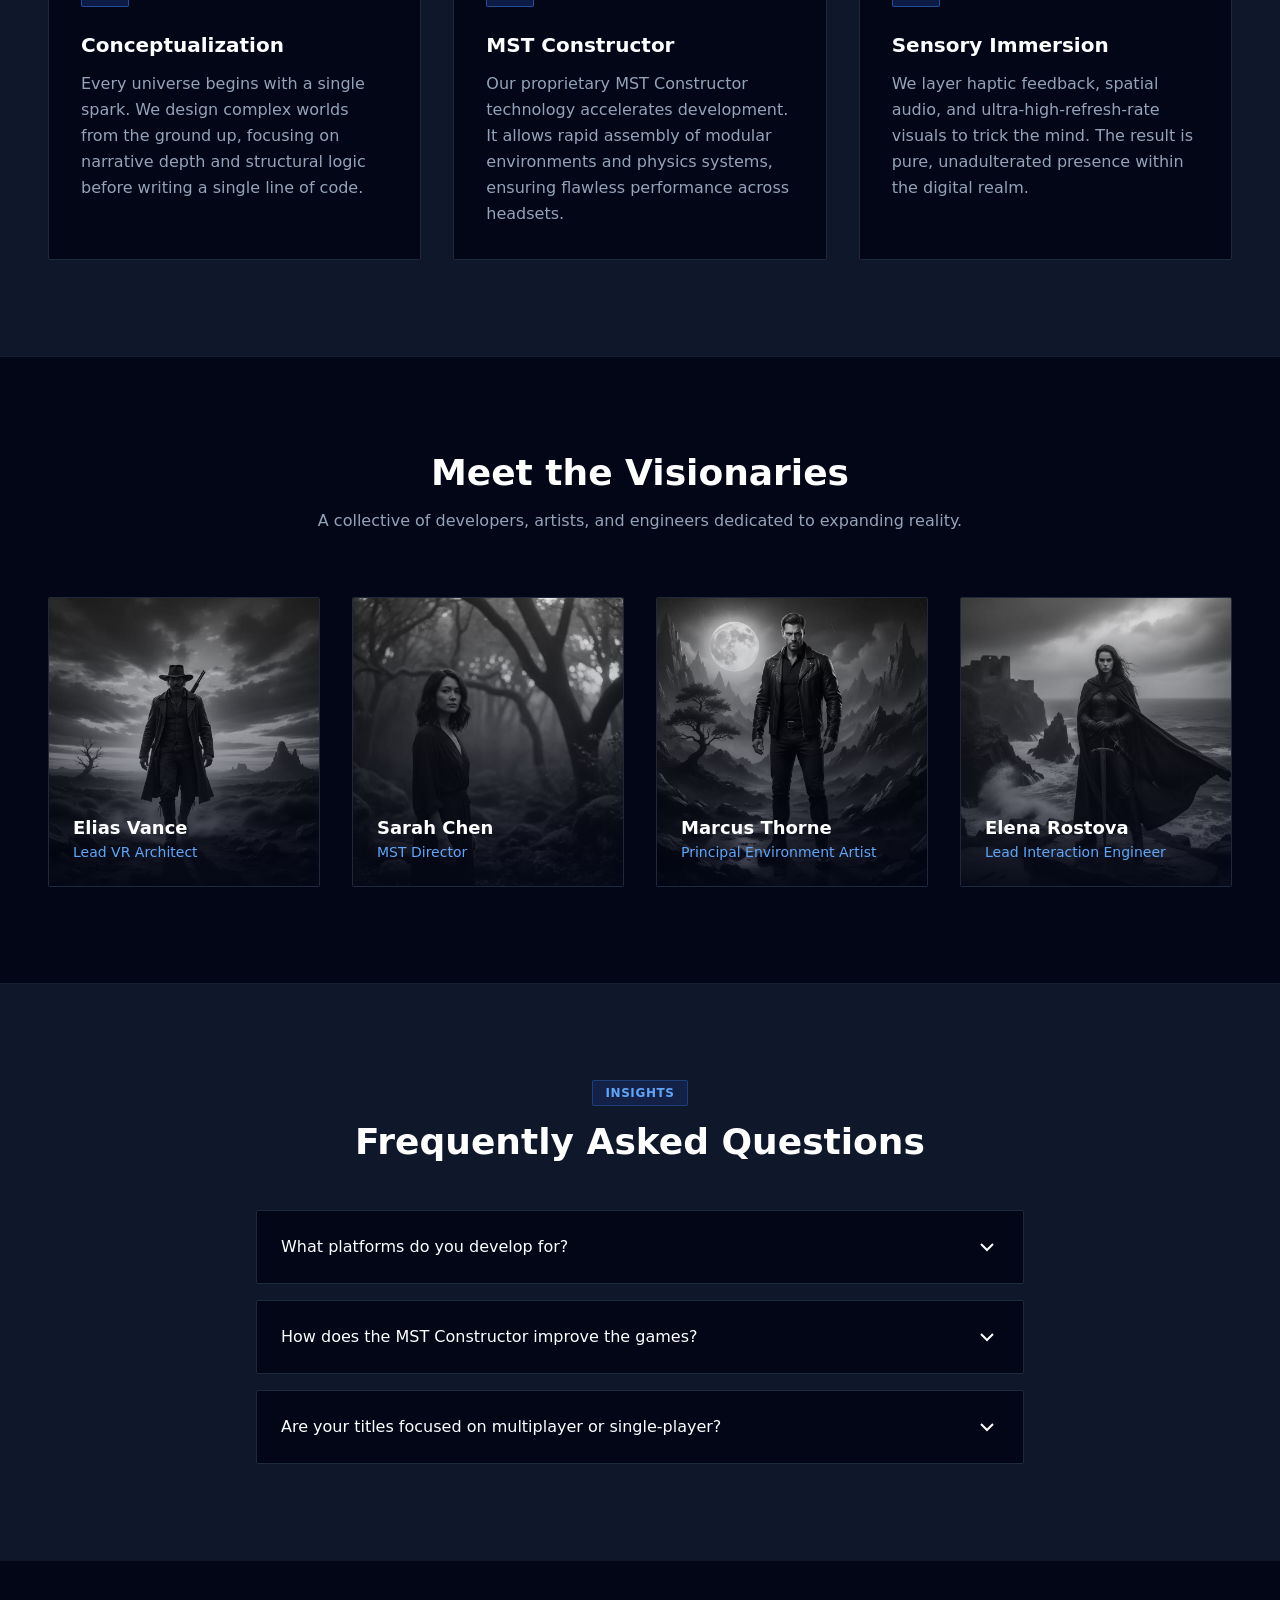
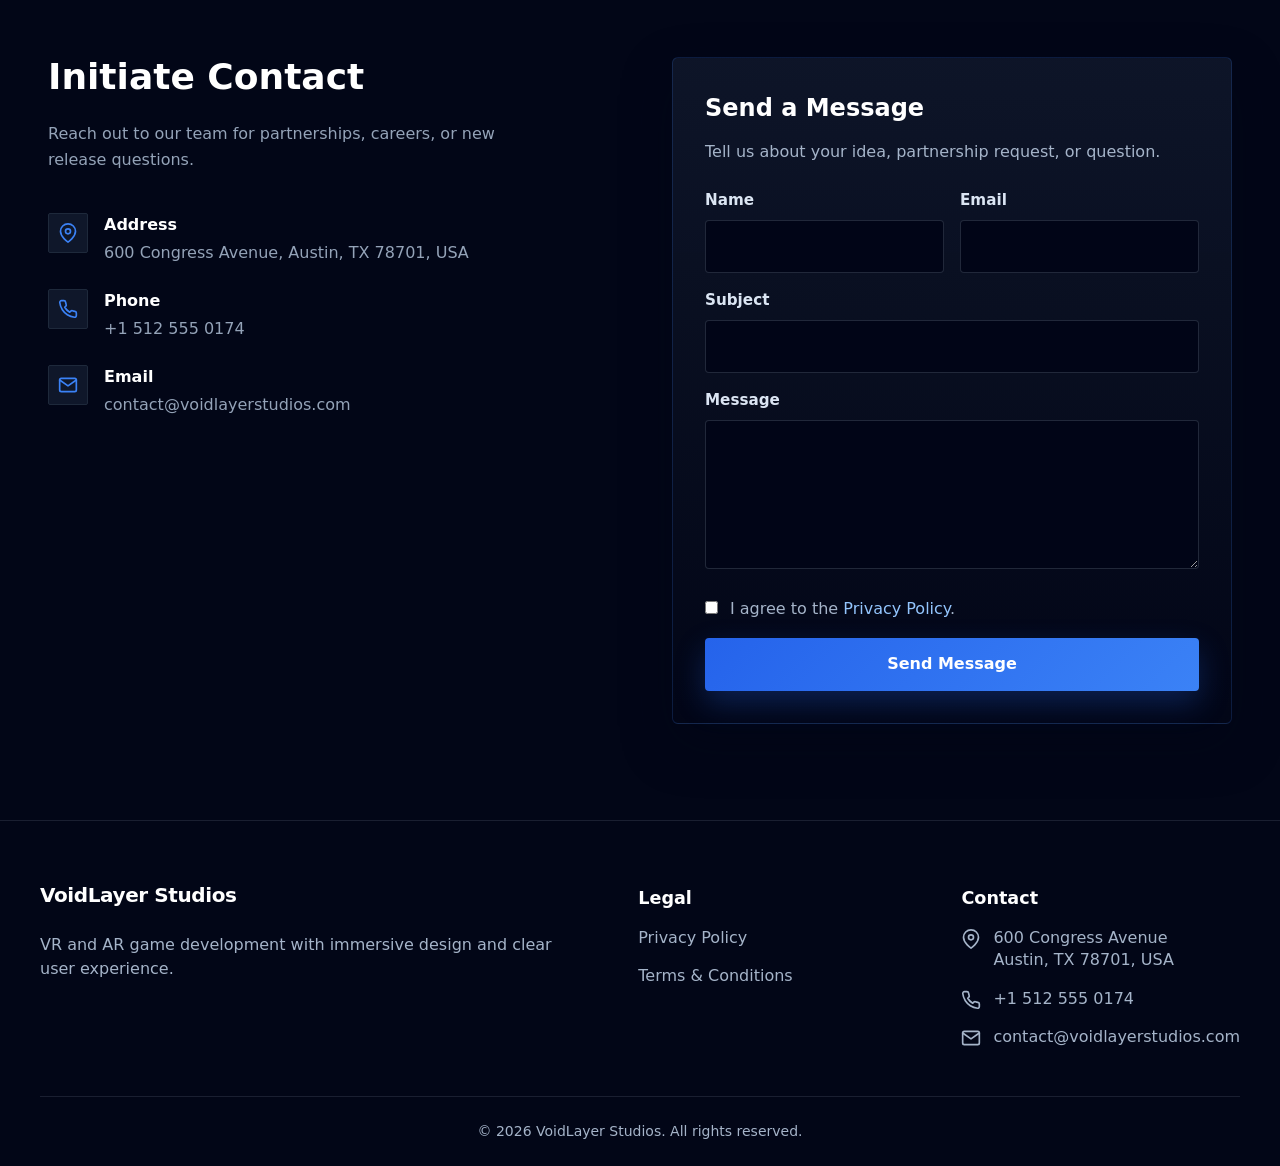
<file: about.html>
<!doctype html>

<html data-page="about.html" lang="en">
  <head>
    <meta charset="utf-8" />
    <title>About Us | VoidLayer Studios</title>
    <meta
      content="Learn about VoidLayer Studios and our futuristic approach to game development."
      name="description"
    />
    <meta content="width=device-width, initial-scale=1" name="viewport" />
    <meta content="About Us | VoidLayer Studios" property="og:title" />
    <meta
      content="Learn about VoidLayer Studios and our futuristic approach to game development."
      property="og:description"
    />
    <meta content="website" property="og:type" />
    <meta content="assets/img/og-image.webp" property="og:image" />
    <link href="assets/css/tailwind.css" rel="stylesheet" />
    <link href="assets/css/chrome.css" rel="stylesheet" />
    <link href="assets/brand/favicon.svg" rel="icon" type="image/svg+xml" />
  </head>
  <body class="font-sans antialiased selection:bg-blue-600 selection:text-white site-dark">
    <header class="site-header">
      <div class="header-container">
        <a aria-label="VoidLayer Studios home" class="brand-link" href="index.html">
          <svg
            aria-hidden="true"
            fill="none"
            viewbox="0 0 24 24"
            xmlns="http://www.w3.org/2000/svg"
          >
            <path
              d="M 5 9 L 9 5 H 11 V 9 H 5 Z M 19 9 L 15 5 H 13 V 9 H 19 Z"
              fill="currentColor"
              opacity="0.5"
            ></path>
            <path
              d="M 3 11 H 11 V 19 L 3 11 Z M 21 11 H 13 V 19 L 21 11 Z"
              fill="currentColor"
            ></path>
          </svg>
          <span class="brand-name">VoidLayer Studios</span>
        </a>
        <nav aria-label="Primary navigation" class="desktop-nav">
          <a class="nav-link" href="index.html">Home</a>
          <a class="nav-link" href="about.html">About</a>
          <a class="nav-link" href="projects.html">Projects</a>
          <a class="nav-link" href="news.html">News</a>
        </nav>
        <div class="header-actions">
          <a class="btn-cta" href="#contact">Enter the Experience</a>
          <button
            aria-controls="mobile-menu"
            aria-expanded="false"
            aria-label="Open navigation menu"
            class="burger-btn"
            type="button"
          >
            <svg aria-hidden="true" viewbox="0 0 24 24">
              <path
                d="M3 12h18M3 6h18M3 18h18"
                fill="none"
                stroke="currentColor"
                stroke-linecap="round"
                stroke-linejoin="round"
                stroke-width="2"
              ></path>
            </svg>
          </button>
        </div>
      </div>
      <div aria-hidden="true" class="mobile-menu" id="mobile-menu">
        <button aria-label="Close navigation menu" class="close-menu-btn" type="button">
          <svg aria-hidden="true" viewbox="0 0 24 24">
            <path
              d="M18 6L6 18M6 6l12 12"
              fill="none"
              stroke="currentColor"
              stroke-linecap="round"
              stroke-linejoin="round"
              stroke-width="2"
            ></path>
          </svg>
        </button>
        <nav aria-label="Mobile navigation" class="mobile-nav">
          <a class="nav-link" href="index.html">Home</a>
          <a class="nav-link" href="about.html">About</a>
          <a class="nav-link" href="projects.html">Projects</a>
          <a class="nav-link" href="news.html">News</a>
          <a class="btn-cta mobile-cta" href="#contact">Enter the Experience</a>
        </nav>
      </div>
    </header>
    <main>
      <section
        class="relative pt-32 pb-20 px-6 lg:px-12 flex items-center justify-center min-h-[50vh] border-b border-slate-800/50"
        id="hero"
      >
        <div class="absolute inset-0 overflow-hidden">
          <img
            alt="Studio background"
            class="w-full h-full object-cover opacity-20 object-center"
            loading="lazy"
            src="assets/img/about_hero.webp"
          />
          <div
            class="absolute inset-0 bg-gradient-to-t from-slate-950 via-slate-950/80 to-transparent"
          ></div>
        </div>
        <div class="relative z-10 max-w-4xl mx-auto text-center">
          <span
            class="inline-block py-1 px-3 mb-4 text-xs font-semibold tracking-wider text-blue-400 bg-blue-900/30 border border-blue-500/30 rounded-sm uppercase"
            >Who We Are</span
          >
          <h1 class="text-4xl md:text-6xl font-extrabold text-white mb-6 tracking-tight">
            Forging Realities
          </h1>
          <p class="text-lg md:text-xl text-slate-300 max-w-2xl mx-auto">
            We are VoidLayer Studios, architects of the impossible. Pushing the boundaries of
            interactive digital experiences.
          </p>
        </div>
      </section>
      <section class="py-24 px-6 lg:px-12 bg-slate-950" id="about-us">
        <div class="max-w-7xl mx-auto grid grid-cols-1 lg:grid-cols-2 gap-16 items-center">
          <div class="relative group">
            <div
              class="absolute -inset-1 bg-gradient-to-r from-blue-600 to-blue-400 rounded-sm blur opacity-25 group-hover:opacity-40 transition duration-1000 group-hover:duration-200"
            ></div>
            <img
              alt="Abstract VR Tech"
              class="relative rounded-sm w-full h-auto object-cover border border-slate-800"
              loading="lazy"
              src="assets/img/tech_abstract.webp"
            />
          </div>
          <div>
            <h2 class="text-3xl md:text-4xl font-bold text-white mb-6">Redefining Immersion</h2>
            <p class="text-slate-300 mb-6 leading-relaxed">
              At VoidLayer Studios, we don't just build games; we engineer alternate dimensions. By
              blending bleeding-edge visual fidelity with profound interactive narratives, we drop
              players directly into the center of the action.
            </p>
            <p class="text-slate-300 mb-8 leading-relaxed">
              Our core philosophy revolves around seamless integration of hardware and software. We
              leverage proprietary engines and state-of-the-art cinematic techniques to blur the
              line between the physical and digital.
            </p>
            <ul class="space-y-4 text-slate-200">
              <li class="flex items-center gap-3">
                <svg
                  class="w-6 h-6 text-blue-500"
                  fill="none"
                  stroke="currentColor"
                  stroke-linecap="round"
                  stroke-linejoin="round"
                  stroke-width="2"
                  viewbox="0 0 24 24"
                >
                  <polyline points="20 6 9 17 4 12"></polyline>
                </svg>
                Advanced Spatial Computing
              </li>
              <li class="flex items-center gap-3">
                <svg
                  class="w-6 h-6 text-blue-500"
                  fill="none"
                  stroke="currentColor"
                  stroke-linecap="round"
                  stroke-linejoin="round"
                  stroke-width="2"
                  viewbox="0 0 24 24"
                >
                  <polyline points="20 6 9 17 4 12"></polyline>
                </svg>
                Cinematic Real-time Rendering
              </li>
              <li class="flex items-center gap-3">
                <svg
                  class="w-6 h-6 text-blue-500"
                  fill="none"
                  stroke="currentColor"
                  stroke-linecap="round"
                  stroke-linejoin="round"
                  stroke-width="2"
                  viewbox="0 0 24 24"
                >
                  <polyline points="20 6 9 17 4 12"></polyline>
                </svg>
                Limitless Interaction Mechanics
              </li>
            </ul>
          </div>
        </div>
      </section>
      <section class="py-24 px-6 lg:px-12 bg-slate-900 border-y border-slate-800/50" id="approach">
        <div class="max-w-7xl mx-auto">
          <div class="text-center mb-16">
            <span
              class="inline-block py-1 px-3 mb-4 text-xs font-semibold tracking-wider text-blue-400 bg-blue-900/30 border border-blue-500/30 rounded-sm uppercase"
              >Methodology</span
            >
            <h2 class="text-3xl md:text-4xl font-bold text-white">The VoidLayer Pipeline</h2>
          </div>
          <div class="grid grid-cols-1 md:grid-cols-3 gap-8">
            <div
              class="p-8 bg-slate-950 border border-slate-800 rounded-sm hover-glow-blue transition-all duration-300"
            >
              <div
                class="w-12 h-12 mb-6 flex items-center justify-center bg-blue-900/40 border border-blue-500/50 rounded-sm"
              >
                <svg
                  class="w-6 h-6 text-blue-400"
                  fill="none"
                  stroke="currentColor"
                  stroke-linecap="round"
                  stroke-linejoin="round"
                  stroke-width="2"
                  viewbox="0 0 24 24"
                >
                  <circle cx="12" cy="12" r="10"></circle>
                  <path d="M12 2a14.5 14.5 0 0 0 0 20 14.5 14.5 0 0 0 0-20"></path>
                  <path d="M2 12h20"></path>
                </svg>
              </div>
              <h3 class="text-xl font-bold text-white mb-3">Conceptualization</h3>
              <p class="text-slate-400 leading-relaxed">
                Every universe begins with a single spark. We design complex worlds from the ground
                up, focusing on narrative depth and structural logic before writing a single line of
                code.
              </p>
            </div>
            <div
              class="p-8 bg-slate-950 border border-slate-800 rounded-sm hover-glow-blue transition-all duration-300"
            >
              <div
                class="w-12 h-12 mb-6 flex items-center justify-center bg-blue-900/40 border border-blue-500/50 rounded-sm"
              >
                <svg
                  class="w-6 h-6 text-blue-400"
                  fill="none"
                  stroke="currentColor"
                  stroke-linecap="round"
                  stroke-linejoin="round"
                  stroke-width="2"
                  viewbox="0 0 24 24"
                >
                  <path d="M12 2v20"></path>
                  <path d="M17 5H9.5a3.5 3.5 0 0 0 0 7h5a3.5 3.5 0 0 1 0 7H6"></path>
                </svg>
              </div>
              <h3 class="text-xl font-bold text-white mb-3">MST Constructor</h3>
              <p class="text-slate-400 leading-relaxed">
                Our proprietary MST Constructor technology accelerates development. It allows rapid
                assembly of modular environments and physics systems, ensuring flawless performance
                across headsets.
              </p>
            </div>
            <div
              class="p-8 bg-slate-950 border border-slate-800 rounded-sm hover-glow-blue transition-all duration-300"
            >
              <div
                class="w-12 h-12 mb-6 flex items-center justify-center bg-blue-900/40 border border-blue-500/50 rounded-sm"
              >
                <svg
                  class="w-6 h-6 text-blue-400"
                  fill="none"
                  stroke="currentColor"
                  stroke-linecap="round"
                  stroke-linejoin="round"
                  stroke-width="2"
                  viewbox="0 0 24 24"
                >
                  <path d="M2 12h4l3-9 5 18 3-9h5"></path>
                </svg>
              </div>
              <h3 class="text-xl font-bold text-white mb-3">Sensory Immersion</h3>
              <p class="text-slate-400 leading-relaxed">
                We layer haptic feedback, spatial audio, and ultra-high-refresh-rate visuals to
                trick the mind. The result is pure, unadulterated presence within the digital realm.
              </p>
            </div>
          </div>
        </div>
      </section>
      <section class="py-24 px-6 lg:px-12 bg-slate-950" id="crew">
        <div class="max-w-7xl mx-auto">
          <div class="text-center mb-16">
            <h2 class="text-3xl md:text-4xl font-bold text-white mb-4">Meet the Visionaries</h2>
            <p class="text-slate-400 max-w-2xl mx-auto">
              A collective of developers, artists, and engineers dedicated to expanding reality.
            </p>
          </div>
          <div class="grid grid-cols-1 sm:grid-cols-2 lg:grid-cols-4 gap-8">
            <div
              class="group relative overflow-hidden rounded-sm border border-slate-800 bg-slate-900"
            >
              <img
                alt="Elias Vance"
                class="w-full h-72 object-cover grayscale group-hover:grayscale-0 transition-all duration-500"
                loading="lazy"
                src="assets/img/crew_member_1.webp"
              />
              <div
                class="absolute inset-0 bg-gradient-to-t from-slate-950 via-slate-950/40 to-transparent opacity-80 group-hover:opacity-60 transition-opacity"
              ></div>
              <div class="absolute bottom-0 left-0 right-0 p-6">
                <h4 class="text-lg font-bold text-white">Elias Vance</h4>
                <p class="text-sm text-blue-400">Lead VR Architect</p>
              </div>
            </div>
            <div
              class="group relative overflow-hidden rounded-sm border border-slate-800 bg-slate-900"
            >
              <img
                alt="Sarah Chen"
                class="w-full h-72 object-cover grayscale group-hover:grayscale-0 transition-all duration-500"
                loading="lazy"
                src="assets/img/crew_member_2.webp"
              />
              <div
                class="absolute inset-0 bg-gradient-to-t from-slate-950 via-slate-950/40 to-transparent opacity-80 group-hover:opacity-60 transition-opacity"
              ></div>
              <div class="absolute bottom-0 left-0 right-0 p-6">
                <h4 class="text-lg font-bold text-white">Sarah Chen</h4>
                <p class="text-sm text-blue-400">MST Director</p>
              </div>
            </div>
            <div
              class="group relative overflow-hidden rounded-sm border border-slate-800 bg-slate-900"
            >
              <img
                alt="Marcus Thorne"
                class="w-full h-72 object-cover grayscale group-hover:grayscale-0 transition-all duration-500"
                loading="lazy"
                src="assets/img/crew_member_3.webp"
              />
              <div
                class="absolute inset-0 bg-gradient-to-t from-slate-950 via-slate-950/40 to-transparent opacity-80 group-hover:opacity-60 transition-opacity"
              ></div>
              <div class="absolute bottom-0 left-0 right-0 p-6">
                <h4 class="text-lg font-bold text-white">Marcus Thorne</h4>
                <p class="text-sm text-blue-400">Principal Environment Artist</p>
              </div>
            </div>
            <div
              class="group relative overflow-hidden rounded-sm border border-slate-800 bg-slate-900"
            >
              <img
                alt="Elena Rostova"
                class="w-full h-72 object-cover grayscale group-hover:grayscale-0 transition-all duration-500"
                loading="lazy"
                src="assets/img/crew_member_4.webp"
              />
              <div
                class="absolute inset-0 bg-gradient-to-t from-slate-950 via-slate-950/40 to-transparent opacity-80 group-hover:opacity-60 transition-opacity"
              ></div>
              <div class="absolute bottom-0 left-0 right-0 p-6">
                <h4 class="text-lg font-bold text-white">Elena Rostova</h4>
                <p class="text-sm text-blue-400">Lead Interaction Engineer</p>
              </div>
            </div>
          </div>
        </div>
      </section>
      <section class="py-24 px-6 lg:px-12 bg-slate-900 border-t border-slate-800/50" id="faq">
        <div class="max-w-3xl mx-auto">
          <div class="text-center mb-12">
            <span
              class="inline-block py-1 px-3 mb-4 text-xs font-semibold tracking-wider text-blue-400 bg-blue-900/30 border border-blue-500/30 rounded-sm uppercase"
              >Insights</span
            >
            <h2 class="text-3xl md:text-4xl font-bold text-white">Frequently Asked Questions</h2>
          </div>
          <div class="space-y-4">
            <details
              class="group border border-slate-800 bg-slate-950 rounded-sm open:bg-slate-900 transition-colors"
            >
              <summary
                class="flex justify-between items-center font-medium cursor-pointer list-none p-6 text-white group-open:text-blue-400"
              >
                <span>What platforms do you develop for?</span>
                <span class="transition group-open:rotate-180">
                  <svg
                    fill="none"
                    height="24"
                    stroke="currentColor"
                    stroke-width="2"
                    viewbox="0 0 24 24"
                    width="24"
                  >
                    <polyline points="6 9 12 15 18 9"></polyline>
                  </svg>
                </span>
              </summary>
              <div class="text-slate-400 p-6 pt-0 leading-relaxed">
                We focus on top-tier VR hardware and advanced AR platforms. Our games are optimized
                for seamless performance across modern standalone headsets and high-end PC VR
                setups.
              </div>
            </details>
            <details
              class="group border border-slate-800 bg-slate-950 rounded-sm open:bg-slate-900 transition-colors"
            >
              <summary
                class="flex justify-between items-center font-medium cursor-pointer list-none p-6 text-white group-open:text-blue-400"
              >
                <span>How does the MST Constructor improve the games?</span>
                <span class="transition group-open:rotate-180">
                  <svg
                    fill="none"
                    height="24"
                    stroke="currentColor"
                    stroke-width="2"
                    viewbox="0 0 24 24"
                    width="24"
                  >
                    <polyline points="6 9 12 15 18 9"></polyline>
                  </svg>
                </span>
              </summary>
              <div class="text-slate-400 p-6 pt-0 leading-relaxed">
                The MST Constructor is our internal framework that vastly accelerates the building
                of complex, physics-driven environments. It allows our artists to iterate faster and
                maintain incredibly high visual fidelity without compromising frame rates.
              </div>
            </details>
            <details
              class="group border border-slate-800 bg-slate-950 rounded-sm open:bg-slate-900 transition-colors"
            >
              <summary
                class="flex justify-between items-center font-medium cursor-pointer list-none p-6 text-white group-open:text-blue-400"
              >
                <span>Are your titles focused on multiplayer or single-player?</span>
                <span class="transition group-open:rotate-180">
                  <svg
                    fill="none"
                    height="24"
                    stroke="currentColor"
                    stroke-width="2"
                    viewbox="0 0 24 24"
                    width="24"
                  >
                    <polyline points="6 9 12 15 18 9"></polyline>
                  </svg>
                </span>
              </summary>
              <div class="text-slate-400 p-6 pt-0 leading-relaxed">
                We craft both deeply narrative-driven single-player experiences and dynamic, social
                multiplayer arenas. The approach depends heavily on the specific project and the
                universe we are building.
              </div>
            </details>
          </div>
        </div>
      </section>
      <section class="py-24 px-6 lg:px-12 bg-slate-950 border-t border-slate-800/50" id="contact">
        <div class="max-w-7xl mx-auto grid grid-cols-1 lg:grid-cols-2 gap-16">
          <div>
            <h2 class="text-3xl md:text-4xl font-bold text-white mb-6">Initiate Contact</h2>
            <p class="text-slate-400 mb-10 leading-relaxed max-w-md">
              Reach out to our team for partnerships, careers, or new release questions.
            </p>
            <div class="space-y-6">
              <div class="flex items-start gap-4">
                <div
                  class="w-10 h-10 flex items-center justify-center bg-slate-900 border border-slate-800 rounded-sm text-blue-500 shrink-0"
                >
                  <svg
                    class="w-5 h-5"
                    fill="none"
                    stroke="currentColor"
                    stroke-linecap="round"
                    stroke-linejoin="round"
                    stroke-width="2"
                    viewbox="0 0 24 24"
                  >
                    <path d="M21 10c0 7-9 13-9 13s-9-6-9-13a9 9 0 0 1 18 0z"></path>
                    <circle cx="12" cy="10" r="3"></circle>
                  </svg>
                </div>
                <div>
                  <h4 class="text-white font-semibold mb-1">Address</h4>
                  <a
                    class="text-slate-400 hover:text-blue-400 transition-colors"
                    href="https://www.google.com/maps/place/600+Congress+Ave,+Austin,+TX+78701,+USA"
                    rel="noopener noreferrer"
                    target="_blank"
                  >
                    600 Congress Avenue, Austin, TX 78701, USA
                  </a>
                </div>
              </div>
              <div class="flex items-start gap-4">
                <div
                  class="w-10 h-10 flex items-center justify-center bg-slate-900 border border-slate-800 rounded-sm text-blue-500 shrink-0"
                >
                  <svg
                    class="w-5 h-5"
                    fill="none"
                    stroke="currentColor"
                    stroke-linecap="round"
                    stroke-linejoin="round"
                    stroke-width="2"
                    viewbox="0 0 24 24"
                  >
                    <path
                      d="M22 16.92v3a2 2 0 0 1-2.18 2 19.79 19.79 0 0 1-8.63-3.07 19.5 19.5 0 0 1-6-6 19.79 19.79 0 0 1-3.07-8.67A2 2 0 0 1 4.11 2h3a2 2 0 0 1 2 1.72 12.84 12.84 0 0 0 .7 2.81 2 2 0 0 1-.45 2.11L8.09 9.91a16 16 0 0 0 6 6l1.27-1.27a2 2 0 0 1 2.11-.45 12.84 12.84 0 0 0 2.81.7A2 2 0 0 1 22 16.92z"
                    ></path>
                  </svg>
                </div>
                <div>
                  <h4 class="text-white font-semibold mb-1">Phone</h4>
                  <a
                    class="text-slate-400 hover:text-blue-400 transition-colors"
                    href="tel:+15125550174"
                    >+1 512 555 0174</a
                  >
                </div>
              </div>
              <div class="flex items-start gap-4">
                <div
                  class="w-10 h-10 flex items-center justify-center bg-slate-900 border border-slate-800 rounded-sm text-blue-500 shrink-0"
                >
                  <svg
                    class="w-5 h-5"
                    fill="none"
                    stroke="currentColor"
                    stroke-linecap="round"
                    stroke-linejoin="round"
                    stroke-width="2"
                    viewbox="0 0 24 24"
                  >
                    <path
                      d="M4 4h16c1.1 0 2 .9 2 2v12c0 1.1-.9 2-2 2H4c-1.1 0-2-.9-2-2V6c0-1.1.9-2 2-2z"
                    ></path>
                    <polyline points="22,6 12,13 2,6"></polyline>
                  </svg>
                </div>
                <div>
                  <h4 class="text-white font-semibold mb-1">Email</h4>
                  <a
                    class="text-slate-400 hover:text-blue-400 transition-colors"
                    href="mailto:contact@voidlayerstudios.com"
                    >contact@voidlayerstudios.com</a
                  >
                </div>
              </div>
            </div>
          </div>
          <div class="contact-panel">
            <h3 class="contact-panel__title">Send a Message</h3>
            <p class="contact-panel__text">
              Tell us about your idea, partnership request, or question.
            </p>
            <form action="thanks.html" aria-label="Contact form" class="contact-form" method="GET">
              <div class="form-grid">
                <div>
                  <label class="form-label" for="about-name">Name</label>
                  <input class="form-control" id="about-name" name="name" required="" type="text" />
                </div>
                <div>
                  <label class="form-label" for="about-email">Email</label>
                  <input
                    class="form-control"
                    id="about-email"
                    name="email"
                    required=""
                    type="email"
                  />
                </div>
              </div>
              <div>
                <label class="form-label" for="about-subject">Subject</label>
                <input
                  class="form-control"
                  id="about-subject"
                  name="subject"
                  required=""
                  type="text"
                />
              </div>
              <div>
                <label class="form-label" for="about-message">Message</label>
                <textarea
                  class="form-control form-control--textarea"
                  id="about-message"
                  name="message"
                  required=""
                  rows="5"
                ></textarea>
              </div>
              <div class="form-privacy">
                <label class="privacy-label">
                  <input name="privacyAccepted" required="" type="checkbox" />
                  <span
                    >I agree to the
                    <a href="privacy-policy.html" rel="noopener noreferrer" target="_blank"
                      >Privacy Policy</a
                    >.</span
                  >
                </label>
              </div>
              <button class="form-button" type="submit">Send Message</button>
            </form>
          </div>
        </div>
      </section>
    </main>
    <footer class="site-footer">
      <div class="footer-container">
        <div class="footer-col brand-col">
          <a class="footer-logo" href="index.html">
            <span class="brand-name">VoidLayer Studios</span>
          </a>
          <p class="tagline">
            VR and AR game development with immersive design and clear user experience.
          </p>
        </div>
        <div class="footer-col">
          <h3 class="footer-heading">Legal</h3>
          <ul class="footer-links">
            <li><a href="privacy-policy.html">Privacy Policy</a></li>
            <li><a href="terms-conditions.html">Terms &amp; Conditions</a></li>
          </ul>
        </div>
        <div class="footer-col">
          <h3 class="footer-heading">Contact</h3>
          <ul class="footer-contact">
            <li>
              <a
                href="https://www.google.com/maps/place/600+Congress+Ave,+Austin,+TX+78701,+USA"
                rel="noopener noreferrer"
                target="_blank"
              >
                <svg aria-hidden="true" class="icon" viewbox="0 0 24 24">
                  <path
                    d="M21 10c0 7-9 13-9 13s-9-6-9-13a9 9 0 0 1 18 0z"
                    fill="none"
                    stroke="currentColor"
                    stroke-linecap="round"
                    stroke-linejoin="round"
                    stroke-width="2"
                  ></path>
                  <circle
                    cx="12"
                    cy="10"
                    fill="none"
                    r="3"
                    stroke="currentColor"
                    stroke-linecap="round"
                    stroke-linejoin="round"
                    stroke-width="2"
                  ></circle>
                </svg>
                <span class="contact-text">600 Congress Avenue<br />Austin, TX 78701, USA</span>
              </a>
            </li>
            <li>
              <a href="tel:+15125550174">
                <svg aria-hidden="true" class="icon" viewbox="0 0 24 24">
                  <path
                    d="M22 16.92v3a2 2 0 0 1-2.18 2 19.79 19.79 0 0 1-8.63-3.07 19.5 19.5 0 0 1-6-6 19.79 19.79 0 0 1-3.07-8.67A2 2 0 0 1 4.11 2h3a2 2 0 0 1 2 1.72 12.84 12.84 0 0 0 .7 2.81 2 2 0 0 1-.45 2.11L8.09 9.91a16 16 0 0 0 6 6l1.27-1.27a2 2 0 0 1 2.11-.45 12.84 12.84 0 0 0 2.81.7A2 2 0 0 1 22 16.92z"
                    fill="none"
                    stroke="currentColor"
                    stroke-linecap="round"
                    stroke-linejoin="round"
                    stroke-width="2"
                  ></path>
                </svg>
                <span class="contact-text">+1 512 555 0174</span>
              </a>
            </li>
            <li>
              <a href="mailto:contact@voidlayerstudios.com">
                <svg aria-hidden="true" class="icon" viewbox="0 0 24 24">
                  <path
                    d="M4 4h16c1.1 0 2 .9 2 2v12c0 1.1-.9 2-2 2H4c-1.1 0-2-.9-2-2V6c0-1.1.9-2 2-2z"
                    fill="none"
                    stroke="currentColor"
                    stroke-linecap="round"
                    stroke-linejoin="round"
                    stroke-width="2"
                  ></path>
                  <polyline
                    fill="none"
                    points="22,6 12,13 2,6"
                    stroke="currentColor"
                    stroke-linecap="round"
                    stroke-linejoin="round"
                    stroke-width="2"
                  ></polyline>
                </svg>
                <span class="contact-text">contact@voidlayerstudios.com</span>
              </a>
            </li>
          </ul>
        </div>
      </div>
      <div class="footer-bottom">
        <p>© 2026 VoidLayer Studios. All rights reserved.</p>
      </div>
    </footer>
    <script defer="" src="assets/js/site.js"></script>
    <script defer="" src="assets/js/chrome.js"></script>
  </body>
</html>
</file>
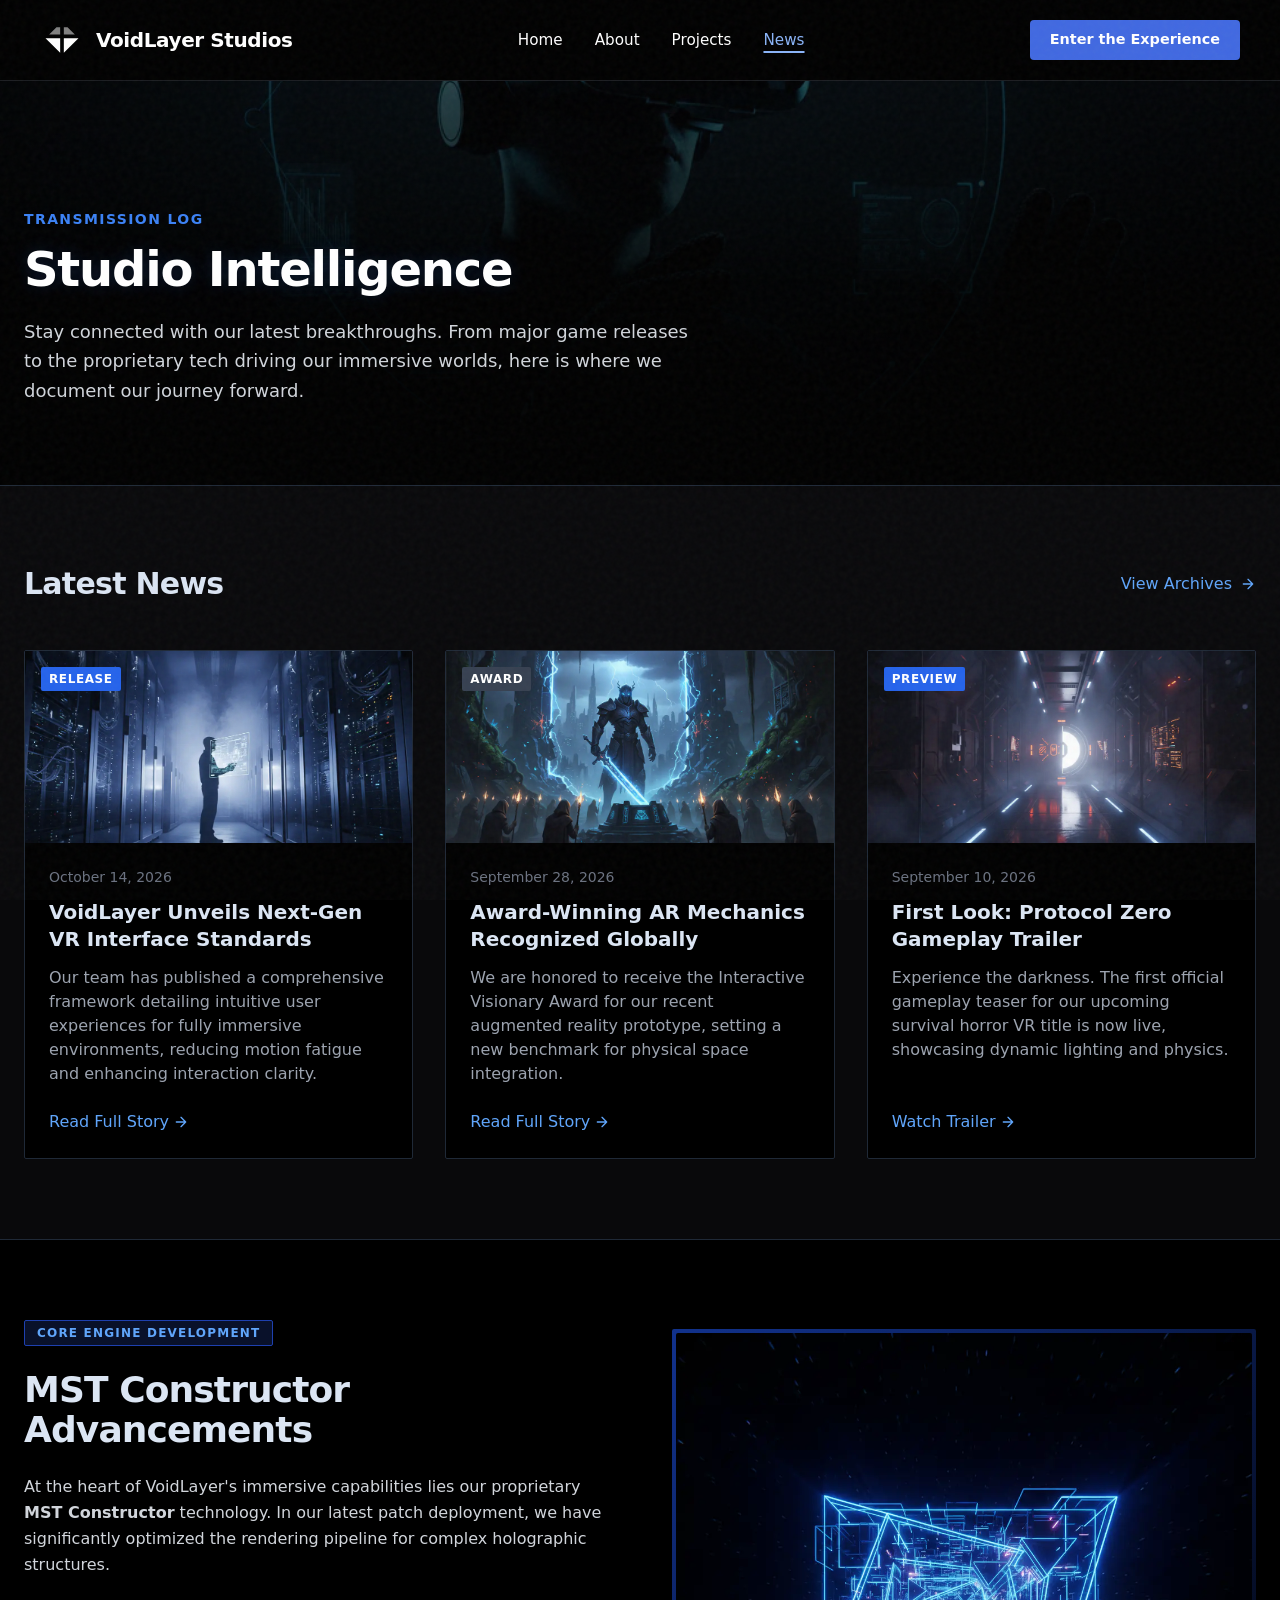
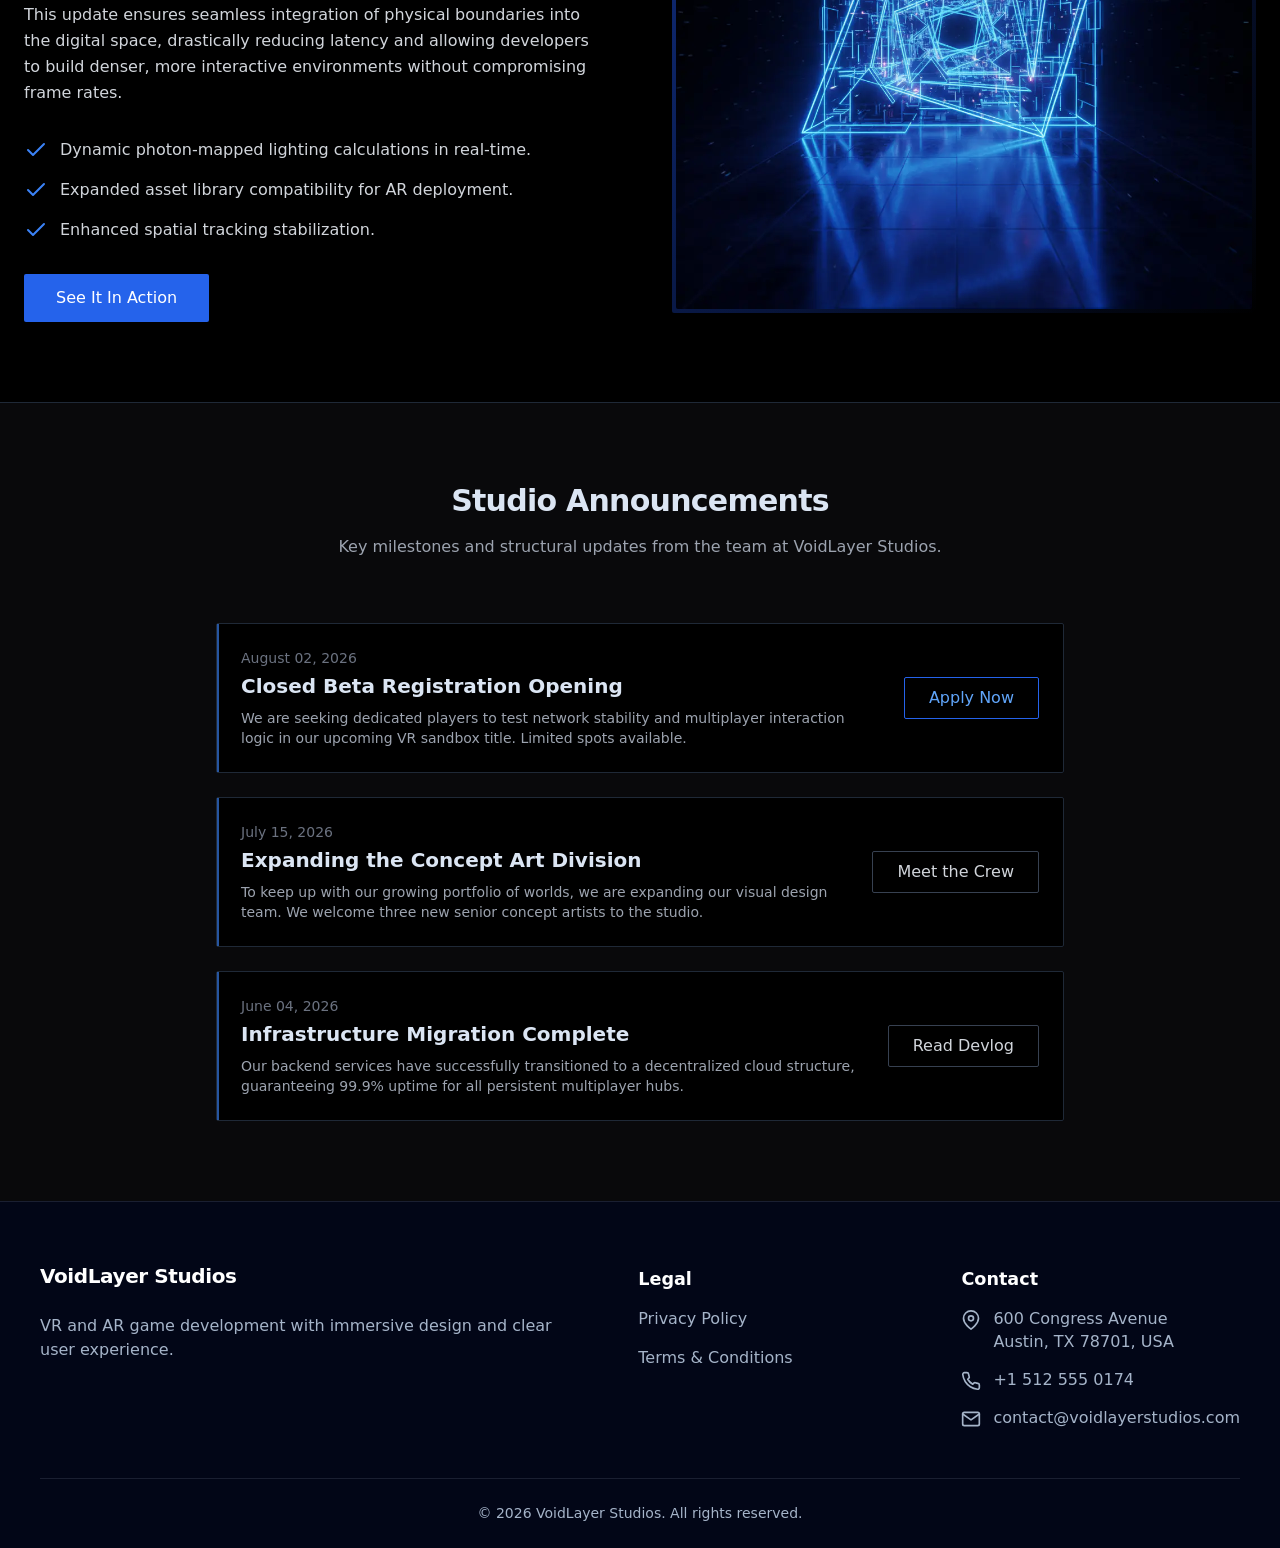
<file: news.html>
<!doctype html>

<html class="scroll-smooth" data-page="news.html" lang="en">
  <head>
    <meta charset="utf-8" />
    <meta content="width=device-width, initial-scale=1.0" name="viewport" />
    <title>News | VoidLayer Studios</title>
    <meta
      content="Latest news, tech updates, and announcements from VoidLayer Studios."
      name="description"
    />
    <meta content="News | VoidLayer Studios" property="og:title" />
    <meta
      content="Latest news, tech updates, and announcements from VoidLayer Studios."
      property="og:description"
    />
    <meta content="website" property="og:type" />
    <meta content="assets/img/og-image.webp" property="og:image" />
    <script defer="" src="assets/js/site.js"></script>
    <link href="assets/css/tailwind.css" rel="stylesheet" />
    <link href="assets/css/chrome.css" rel="stylesheet" />
    <link href="assets/brand/favicon.svg" rel="icon" type="image/svg+xml" />
  </head>
  <body class="noise-bg antialiased min-h-screen flex flex-col site-dark">
    <header class="site-header">
      <div class="header-container">
        <a aria-label="VoidLayer Studios home" class="brand-link" href="index.html">
          <svg
            aria-hidden="true"
            fill="none"
            viewbox="0 0 24 24"
            xmlns="http://www.w3.org/2000/svg"
          >
            <path
              d="M 5 9 L 9 5 H 11 V 9 H 5 Z M 19 9 L 15 5 H 13 V 9 H 19 Z"
              fill="currentColor"
              opacity="0.5"
            ></path>
            <path
              d="M 3 11 H 11 V 19 L 3 11 Z M 21 11 H 13 V 19 L 21 11 Z"
              fill="currentColor"
            ></path>
          </svg>
          <span class="brand-name">VoidLayer Studios</span>
        </a>
        <nav aria-label="Primary navigation" class="desktop-nav">
          <a class="nav-link" href="index.html">Home</a>
          <a class="nav-link" href="about.html">About</a>
          <a class="nav-link" href="projects.html">Projects</a>
          <a class="nav-link" href="news.html">News</a>
        </nav>
        <div class="header-actions">
          <a class="btn-cta" href="index.html#contact">Enter the Experience</a>
          <button
            aria-controls="mobile-menu"
            aria-expanded="false"
            aria-label="Open navigation menu"
            class="burger-btn"
            type="button"
          >
            <svg aria-hidden="true" viewbox="0 0 24 24">
              <path
                d="M3 12h18M3 6h18M3 18h18"
                fill="none"
                stroke="currentColor"
                stroke-linecap="round"
                stroke-linejoin="round"
                stroke-width="2"
              ></path>
            </svg>
          </button>
        </div>
      </div>
      <div aria-hidden="true" class="mobile-menu" id="mobile-menu">
        <button aria-label="Close navigation menu" class="close-menu-btn" type="button">
          <svg aria-hidden="true" viewbox="0 0 24 24">
            <path
              d="M18 6L6 18M6 6l12 12"
              fill="none"
              stroke="currentColor"
              stroke-linecap="round"
              stroke-linejoin="round"
              stroke-width="2"
            ></path>
          </svg>
        </button>
        <nav aria-label="Mobile navigation" class="mobile-nav">
          <a class="nav-link" href="index.html">Home</a>
          <a class="nav-link" href="about.html">About</a>
          <a class="nav-link" href="projects.html">Projects</a>
          <a class="nav-link" href="news.html">News</a>
          <a class="btn-cta mobile-cta" href="index.html#contact">Enter the Experience</a>
        </nav>
      </div>
    </header>
    <main class="flex-grow">
      <!-- Hero Small Section -->
      <section
        class="relative pt-32 pb-20 border-b border-gray-800 bg-black overflow-hidden"
        id="hero"
      >
        <div class="absolute inset-0 opacity-30">
          <img
            alt="Futuristic Interface Background"
            class="w-full h-full object-cover"
            loading="lazy"
            src="assets/img/hero_banner.webp"
          />
          <div
            class="absolute inset-0 bg-gradient-to-t from-black via-black/80 to-transparent"
          ></div>
        </div>
        <div class="max-w-7xl mx-auto px-6 relative z-10">
          <div class="max-w-2xl">
            <p class="text-blue-500 font-semibold tracking-widest uppercase mb-4 text-sm">
              Transmission Log
            </p>
            <h1 class="text-4xl md:text-5xl font-bold tracking-tight mb-6 glow-text">
              Studio Intelligence
            </h1>
            <p class="text-lg text-gray-300 leading-relaxed">
              Stay connected with our latest breakthroughs. From major game releases to the
              proprietary tech driving our immersive worlds, here is where we document our journey
              forward.
            </p>
          </div>
        </div>
      </section>
      <!-- Latest News Section -->
      <section class="py-20 bg-zinc-950" id="latest-news">
        <div class="max-w-7xl mx-auto px-6">
          <div class="flex items-center justify-between mb-12">
            <h2 class="text-3xl font-bold tracking-tight">Latest News</h2>
            <a
              class="text-blue-400 hover:text-blue-300 transition-colors font-medium flex items-center gap-2"
              href="news.html#announcements"
            >
              View Archives
              <svg
                class="w-4 h-4"
                fill="none"
                stroke="currentColor"
                stroke-linecap="round"
                stroke-linejoin="round"
                stroke-width="2"
                viewbox="0 0 24 24"
              >
                <path d="M5 12h14M12 5l7 7-7 7"></path>
              </svg>
            </a>
          </div>
          <div class="grid grid-cols-1 md:grid-cols-2 lg:grid-cols-3 gap-8">
            <!-- News Card 1 -->
            <article
              class="bg-black border border-gray-800 rounded-sm overflow-hidden glow-hover transition-all duration-300 flex flex-col"
            >
              <div class="h-48 overflow-hidden relative">
                <img
                  alt="VR Interface Design"
                  class="w-full h-full object-cover transition-transform duration-500 hover:scale-105"
                  loading="lazy"
                  src="assets/img/news_update_1.webp"
                />
                <div
                  class="absolute top-4 left-4 bg-blue-600 text-white text-xs font-bold px-2 py-1 rounded-sm uppercase tracking-wider"
                >
                  Release
                </div>
              </div>
              <div class="p-6 flex flex-col flex-grow">
                <span class="text-gray-500 text-sm mb-3 block">October 14, 2026</span>
                <h3 class="text-xl font-semibold mb-3 leading-snug">
                  VoidLayer Unveils Next-Gen VR Interface Standards
                </h3>
                <p class="text-gray-400 mb-6 flex-grow">
                  Our team has published a comprehensive framework detailing intuitive user
                  experiences for fully immersive environments, reducing motion fatigue and
                  enhancing interaction clarity.
                </p>
                <a
                  class="text-blue-400 font-medium hover:text-blue-300 transition-colors inline-flex items-center gap-1 mt-auto"
                  href="projects.html"
                >
                  Read Full Story
                  <svg
                    class="w-4 h-4"
                    fill="none"
                    stroke="currentColor"
                    stroke-linecap="round"
                    stroke-linejoin="round"
                    stroke-width="2"
                    viewbox="0 0 24 24"
                  >
                    <path d="M5 12h14M12 5l7 7-7 7"></path>
                  </svg>
                </a>
              </div>
            </article>
            <!-- News Card 2 -->
            <article
              class="bg-black border border-gray-800 rounded-sm overflow-hidden glow-hover transition-all duration-300 flex flex-col"
            >
              <div class="h-48 overflow-hidden relative">
                <img
                  alt="Cinematic Game Award"
                  class="w-full h-full object-cover transition-transform duration-500 hover:scale-105"
                  loading="lazy"
                  src="assets/img/news_update_2.webp"
                />
                <div
                  class="absolute top-4 left-4 bg-gray-700 text-white text-xs font-bold px-2 py-1 rounded-sm uppercase tracking-wider"
                >
                  Award
                </div>
              </div>
              <div class="p-6 flex flex-col flex-grow">
                <span class="text-gray-500 text-sm mb-3 block">September 28, 2026</span>
                <h3 class="text-xl font-semibold mb-3 leading-snug">
                  Award-Winning AR Mechanics Recognized Globally
                </h3>
                <p class="text-gray-400 mb-6 flex-grow">
                  We are honored to receive the Interactive Visionary Award for our recent augmented
                  reality prototype, setting a new benchmark for physical space integration.
                </p>
                <a
                  class="text-blue-400 font-medium hover:text-blue-300 transition-colors inline-flex items-center gap-1 mt-auto"
                  href="projects.html"
                >
                  Read Full Story
                  <svg
                    class="w-4 h-4"
                    fill="none"
                    stroke="currentColor"
                    stroke-linecap="round"
                    stroke-linejoin="round"
                    stroke-width="2"
                    viewbox="0 0 24 24"
                  >
                    <path d="M5 12h14M12 5l7 7-7 7"></path>
                  </svg>
                </a>
              </div>
            </article>
            <!-- News Card 3 -->
            <article
              class="bg-black border border-gray-800 rounded-sm overflow-hidden glow-hover transition-all duration-300 flex flex-col"
            >
              <div class="h-48 overflow-hidden relative">
                <img
                  alt="Futuristic Sci-Fi Level"
                  class="w-full h-full object-cover transition-transform duration-500 hover:scale-105"
                  loading="lazy"
                  src="assets/img/projects_vr.webp"
                />
                <div
                  class="absolute top-4 left-4 bg-blue-600 text-white text-xs font-bold px-2 py-1 rounded-sm uppercase tracking-wider"
                >
                  Preview
                </div>
              </div>
              <div class="p-6 flex flex-col flex-grow">
                <span class="text-gray-500 text-sm mb-3 block">September 10, 2026</span>
                <h3 class="text-xl font-semibold mb-3 leading-snug">
                  First Look: Protocol Zero Gameplay Trailer
                </h3>
                <p class="text-gray-400 mb-6 flex-grow">
                  Experience the darkness. The first official gameplay teaser for our upcoming
                  survival horror VR title is now live, showcasing dynamic lighting and physics.
                </p>
                <a
                  class="text-blue-400 font-medium hover:text-blue-300 transition-colors inline-flex items-center gap-1 mt-auto"
                  href="projects.html"
                >
                  Watch Trailer
                  <svg
                    class="w-4 h-4"
                    fill="none"
                    stroke="currentColor"
                    stroke-linecap="round"
                    stroke-linejoin="round"
                    stroke-width="2"
                    viewbox="0 0 24 24"
                  >
                    <path d="M5 12h14M12 5l7 7-7 7"></path>
                  </svg>
                </a>
              </div>
            </article>
          </div>
        </div>
      </section>
      <!-- Tech Updates Section -->
      <section class="py-20 bg-black border-y border-gray-800" id="tech-updates">
        <div class="max-w-7xl mx-auto px-6">
          <div class="grid grid-cols-1 lg:grid-cols-2 gap-16 items-center">
            <div class="order-2 lg:order-1">
              <div
                class="inline-block px-3 py-1 bg-blue-900/30 border border-blue-800 text-blue-400 rounded-sm text-xs font-semibold uppercase tracking-widest mb-6"
              >
                Core Engine Development
              </div>
              <h2 class="text-3xl md:text-4xl font-bold tracking-tight mb-6">
                MST Constructor Advancements
              </h2>
              <p class="text-gray-300 mb-6 leading-relaxed">
                At the heart of VoidLayer's immersive capabilities lies our proprietary
                <strong>MST Constructor</strong> technology. In our latest patch deployment, we have
                significantly optimized the rendering pipeline for complex holographic structures.
              </p>
              <p class="text-gray-300 mb-8 leading-relaxed">
                This update ensures seamless integration of physical boundaries into the digital
                space, drastically reducing latency and allowing developers to build denser, more
                interactive environments without compromising frame rates.
              </p>
              <ul class="space-y-4 mb-8">
                <li class="flex items-start gap-3 text-gray-300">
                  <svg
                    class="w-6 h-6 text-blue-500 shrink-0"
                    fill="none"
                    stroke="currentColor"
                    stroke-linecap="round"
                    stroke-linejoin="round"
                    stroke-width="2"
                    viewbox="0 0 24 24"
                  >
                    <polyline points="20 6 9 17 4 12"></polyline>
                  </svg>
                  <span>Dynamic photon-mapped lighting calculations in real-time.</span>
                </li>
                <li class="flex items-start gap-3 text-gray-300">
                  <svg
                    class="w-6 h-6 text-blue-500 shrink-0"
                    fill="none"
                    stroke="currentColor"
                    stroke-linecap="round"
                    stroke-linejoin="round"
                    stroke-width="2"
                    viewbox="0 0 24 24"
                  >
                    <polyline points="20 6 9 17 4 12"></polyline>
                  </svg>
                  <span>Expanded asset library compatibility for AR deployment.</span>
                </li>
                <li class="flex items-start gap-3 text-gray-300">
                  <svg
                    class="w-6 h-6 text-blue-500 shrink-0"
                    fill="none"
                    stroke="currentColor"
                    stroke-linecap="round"
                    stroke-linejoin="round"
                    stroke-width="2"
                    viewbox="0 0 24 24"
                  >
                    <polyline points="20 6 9 17 4 12"></polyline>
                  </svg>
                  <span>Enhanced spatial tracking stabilization.</span>
                </li>
              </ul>
              <a
                class="inline-block px-8 py-3 bg-blue-600 hover:bg-blue-500 text-white font-medium rounded-sm transition-colors"
                href="projects.html"
              >
                See It In Action
              </a>
            </div>
            <div class="order-1 lg:order-2">
              <div
                class="relative p-1 bg-gradient-to-br from-blue-600/50 to-transparent rounded-sm"
              >
                <img
                  alt="MST Constructor Visualization"
                  class="w-full h-auto rounded-sm object-cover"
                  loading="lazy"
                  src="assets/img/tech_abstract.webp"
                />
                <div
                  class="absolute inset-0 bg-blue-500 mix-blend-overlay opacity-20 rounded-sm"
                ></div>
              </div>
            </div>
          </div>
        </div>
      </section>
      <!-- Announcements Section -->
      <section class="py-20 bg-zinc-950" id="announcements">
        <div class="max-w-4xl mx-auto px-6">
          <div class="text-center mb-16">
            <h2 class="text-3xl font-bold tracking-tight mb-4">Studio Announcements</h2>
            <p class="text-gray-400">
              Key milestones and structural updates from the team at VoidLayer Studios.
            </p>
          </div>
          <div class="space-y-6">
            <!-- Announcement 1 -->
            <div
              class="bg-black border border-gray-800 p-6 rounded-sm badge-accent flex flex-col md:flex-row md:items-center justify-between gap-6 hover:bg-gray-900 transition-colors"
            >
              <div>
                <div class="text-sm text-gray-500 mb-1">August 02, 2026</div>
                <h3 class="text-xl font-semibold mb-2">Closed Beta Registration Opening</h3>
                <p class="text-gray-400 text-sm">
                  We are seeking dedicated players to test network stability and multiplayer
                  interaction logic in our upcoming VR sandbox title. Limited spots available.
                </p>
              </div>
              <div class="shrink-0">
                <a
                  class="px-6 py-2 border border-blue-600 text-blue-400 hover:bg-blue-600 hover:text-white rounded-sm font-medium transition-colors inline-block"
                  href="index.html#contact"
                >
                  Apply Now
                </a>
              </div>
            </div>
            <!-- Announcement 2 -->
            <div
              class="bg-black border border-gray-800 p-6 rounded-sm badge-accent flex flex-col md:flex-row md:items-center justify-between gap-6 hover:bg-gray-900 transition-colors"
            >
              <div>
                <div class="text-sm text-gray-500 mb-1">July 15, 2026</div>
                <h3 class="text-xl font-semibold mb-2">Expanding the Concept Art Division</h3>
                <p class="text-gray-400 text-sm">
                  To keep up with our growing portfolio of worlds, we are expanding our visual
                  design team. We welcome three new senior concept artists to the studio.
                </p>
              </div>
              <div class="shrink-0">
                <a
                  class="px-6 py-2 border border-gray-700 text-gray-300 hover:bg-gray-800 hover:text-white rounded-sm font-medium transition-colors inline-block"
                  href="about.html"
                >
                  Meet the Crew
                </a>
              </div>
            </div>
            <!-- Announcement 3 -->
            <div
              class="bg-black border border-gray-800 p-6 rounded-sm badge-accent flex flex-col md:flex-row md:items-center justify-between gap-6 hover:bg-gray-900 transition-colors"
            >
              <div>
                <div class="text-sm text-gray-500 mb-1">June 04, 2026</div>
                <h3 class="text-xl font-semibold mb-2">Infrastructure Migration Complete</h3>
                <p class="text-gray-400 text-sm">
                  Our backend services have successfully transitioned to a decentralized cloud
                  structure, guaranteeing 99.9% uptime for all persistent multiplayer hubs.
                </p>
              </div>
              <div class="shrink-0">
                <a
                  class="px-6 py-2 border border-gray-700 text-gray-300 hover:bg-gray-800 hover:text-white rounded-sm font-medium transition-colors inline-block"
                  href="about.html"
                >
                  Read Devlog
                </a>
              </div>
            </div>
          </div>
        </div>
      </section>
    </main>
    <footer class="site-footer">
      <div class="footer-container">
        <div class="footer-col brand-col">
          <a class="footer-logo" href="index.html">
            <span class="brand-name">VoidLayer Studios</span>
          </a>
          <p class="tagline">
            VR and AR game development with immersive design and clear user experience.
          </p>
        </div>
        <div class="footer-col">
          <h3 class="footer-heading">Legal</h3>
          <ul class="footer-links">
            <li><a href="privacy-policy.html">Privacy Policy</a></li>
            <li><a href="terms-conditions.html">Terms &amp; Conditions</a></li>
          </ul>
        </div>
        <div class="footer-col">
          <h3 class="footer-heading">Contact</h3>
          <ul class="footer-contact">
            <li>
              <a
                href="https://www.google.com/maps/place/600+Congress+Ave,+Austin,+TX+78701,+USA"
                rel="noopener noreferrer"
                target="_blank"
              >
                <svg aria-hidden="true" class="icon" viewbox="0 0 24 24">
                  <path
                    d="M21 10c0 7-9 13-9 13s-9-6-9-13a9 9 0 0 1 18 0z"
                    fill="none"
                    stroke="currentColor"
                    stroke-linecap="round"
                    stroke-linejoin="round"
                    stroke-width="2"
                  ></path>
                  <circle
                    cx="12"
                    cy="10"
                    fill="none"
                    r="3"
                    stroke="currentColor"
                    stroke-linecap="round"
                    stroke-linejoin="round"
                    stroke-width="2"
                  ></circle>
                </svg>
                <span class="contact-text">600 Congress Avenue<br />Austin, TX 78701, USA</span>
              </a>
            </li>
            <li>
              <a href="tel:+15125550174">
                <svg aria-hidden="true" class="icon" viewbox="0 0 24 24">
                  <path
                    d="M22 16.92v3a2 2 0 0 1-2.18 2 19.79 19.79 0 0 1-8.63-3.07 19.5 19.5 0 0 1-6-6 19.79 19.79 0 0 1-3.07-8.67A2 2 0 0 1 4.11 2h3a2 2 0 0 1 2 1.72 12.84 12.84 0 0 0 .7 2.81 2 2 0 0 1-.45 2.11L8.09 9.91a16 16 0 0 0 6 6l1.27-1.27a2 2 0 0 1 2.11-.45 12.84 12.84 0 0 0 2.81.7A2 2 0 0 1 22 16.92z"
                    fill="none"
                    stroke="currentColor"
                    stroke-linecap="round"
                    stroke-linejoin="round"
                    stroke-width="2"
                  ></path>
                </svg>
                <span class="contact-text">+1 512 555 0174</span>
              </a>
            </li>
            <li>
              <a href="mailto:contact@voidlayerstudios.com">
                <svg aria-hidden="true" class="icon" viewbox="0 0 24 24">
                  <path
                    d="M4 4h16c1.1 0 2 .9 2 2v12c0 1.1-.9 2-2 2H4c-1.1 0-2-.9-2-2V6c0-1.1.9-2 2-2z"
                    fill="none"
                    stroke="currentColor"
                    stroke-linecap="round"
                    stroke-linejoin="round"
                    stroke-width="2"
                  ></path>
                  <polyline
                    fill="none"
                    points="22,6 12,13 2,6"
                    stroke="currentColor"
                    stroke-linecap="round"
                    stroke-linejoin="round"
                    stroke-width="2"
                  ></polyline>
                </svg>
                <span class="contact-text">contact@voidlayerstudios.com</span>
              </a>
            </li>
          </ul>
        </div>
      </div>
      <div class="footer-bottom">
        <p>© 2026 VoidLayer Studios. All rights reserved.</p>
      </div>
    </footer>
    <script defer="" src="assets/js/chrome.js"></script>
  </body>
</html>
</file>
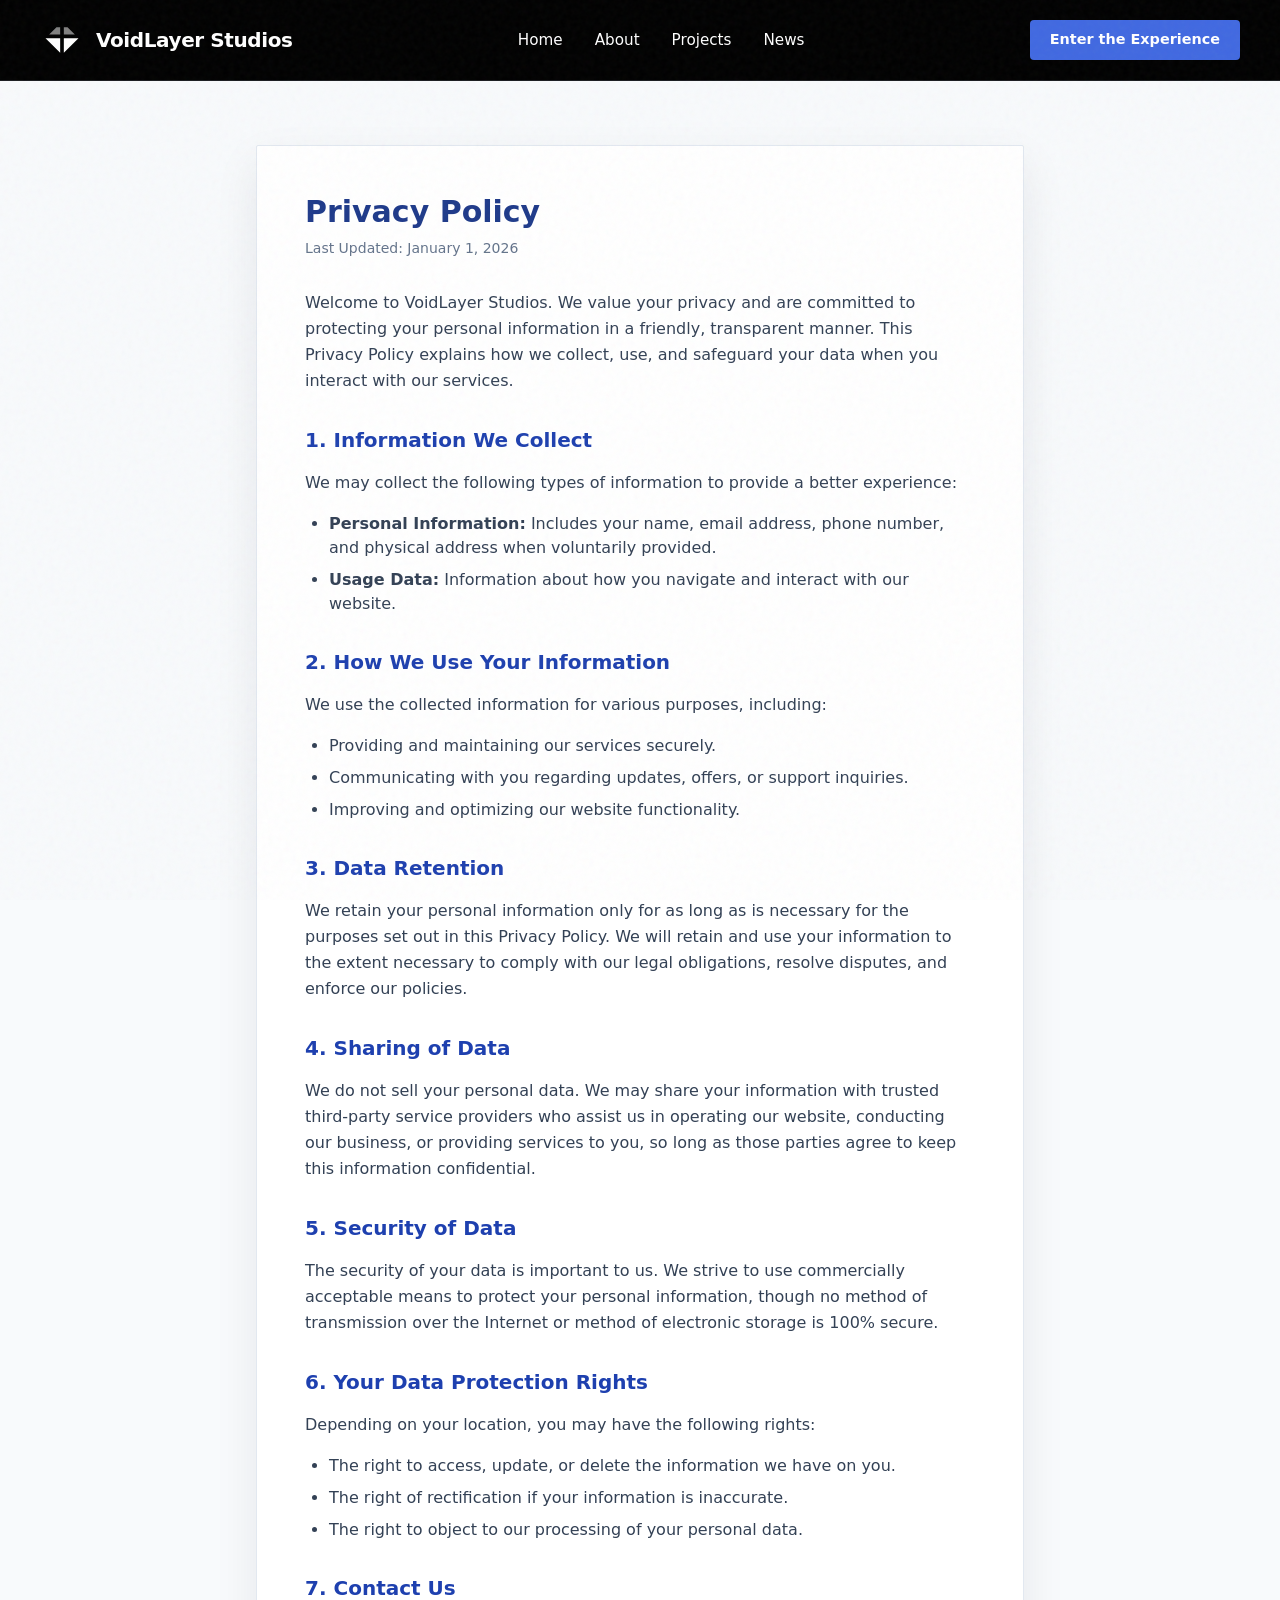
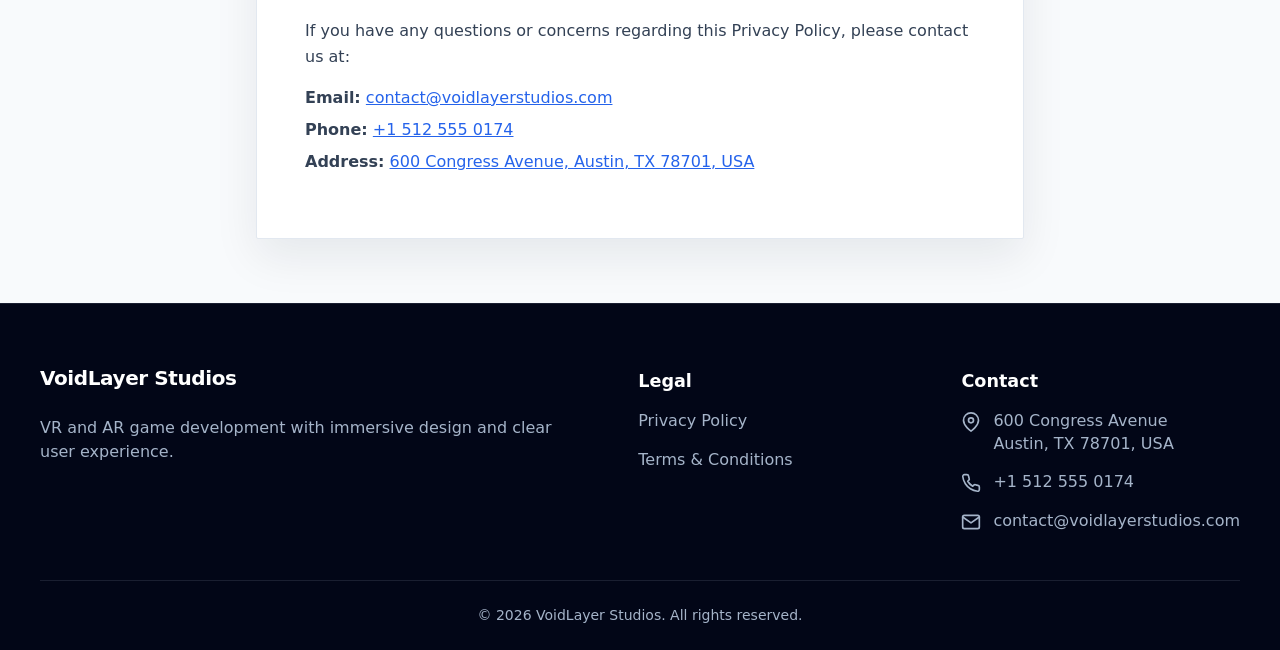
<file: privacy-policy.html>
<!doctype html>
<html data-page="privacy-policy.html" lang="en">
  <head>
    <meta content="noindex, follow" name="robots" />
    <meta charset="utf-8" />
    <meta content="width=device-width, initial-scale=1.0" name="viewport" />
    <title>Privacy Policy - VoidLayer Studios</title>
    <link href="assets/css/tailwind.css" rel="stylesheet" />
    <link href="assets/css/chrome.css" rel="stylesheet" />

    <link href="assets/brand/favicon.svg" rel="icon" type="image/svg+xml" />
    <meta content="website" property="og:type" />
    <meta content="assets/img/og-image.webp" property="og:image" />
    <meta content="Privacy Policy - VoidLayer Studios" property="og:title" />
    <meta
      content="VoidLayer Studios builds immersive VR and AR game experiences."
      property="og:description"
    />
  </head>
  <body class="font-sans bg-slate-50 text-slate-900 antialiased legal-page">
    <header class="site-header">
      <div class="header-container">
        <a aria-label="VoidLayer Studios home" class="brand-link" href="index.html">
          <svg
            aria-hidden="true"
            fill="none"
            viewbox="0 0 24 24"
            xmlns="http://www.w3.org/2000/svg"
          >
            <path
              d="M 5 9 L 9 5 H 11 V 9 H 5 Z M 19 9 L 15 5 H 13 V 9 H 19 Z"
              fill="currentColor"
              opacity="0.5"
            ></path>
            <path
              d="M 3 11 H 11 V 19 L 3 11 Z M 21 11 H 13 V 19 L 21 11 Z"
              fill="currentColor"
            ></path>
          </svg>
          <span class="brand-name">VoidLayer Studios</span>
        </a>
        <nav aria-label="Primary navigation" class="desktop-nav">
          <a class="nav-link" href="index.html">Home</a>
          <a class="nav-link" href="about.html">About</a>
          <a class="nav-link" href="projects.html">Projects</a>
          <a class="nav-link" href="news.html">News</a>
        </nav>
        <div class="header-actions">
          <a class="btn-cta" href="index.html#contact">Enter the Experience</a>
          <button
            aria-controls="mobile-menu"
            aria-expanded="false"
            aria-label="Open navigation menu"
            class="burger-btn"
            type="button"
          >
            <svg aria-hidden="true" viewbox="0 0 24 24">
              <path
                d="M3 12h18M3 6h18M3 18h18"
                fill="none"
                stroke="currentColor"
                stroke-linecap="round"
                stroke-linejoin="round"
                stroke-width="2"
              ></path>
            </svg>
          </button>
        </div>
      </div>
      <div aria-hidden="true" class="mobile-menu" id="mobile-menu">
        <button aria-label="Close navigation menu" class="close-menu-btn" type="button">
          <svg aria-hidden="true" viewbox="0 0 24 24">
            <path
              d="M18 6L6 18M6 6l12 12"
              fill="none"
              stroke="currentColor"
              stroke-linecap="round"
              stroke-linejoin="round"
              stroke-width="2"
            ></path>
          </svg>
        </button>
        <nav aria-label="Mobile navigation" class="mobile-nav">
          <a class="nav-link" href="index.html">Home</a>
          <a class="nav-link" href="about.html">About</a>
          <a class="nav-link" href="projects.html">Projects</a>
          <a class="nav-link" href="news.html">News</a>
          <a class="btn-cta mobile-cta" href="index.html#contact">Enter the Experience</a>
        </nav>
      </div>
    </header>
    <main class="py-16 px-4 sm:px-6 lg:px-8">
      <div class="max-w-3xl mx-auto bg-white rounded-sm border border-slate-200 p-8 sm:p-12">
        <h1 class="text-3xl font-bold text-blue-900 mb-2">Privacy Policy</h1>
        <p class="text-sm text-slate-500 mb-8">Last Updated: January 1, 2026</p>
        <p class="text-base leading-relaxed text-slate-700 mb-4">
          Welcome to VoidLayer Studios. We value your privacy and are committed to protecting your
          personal information in a friendly, transparent manner. This Privacy Policy explains how
          we collect, use, and safeguard your data when you interact with our services.
        </p>
        <h2 class="text-xl font-semibold text-blue-800 mt-8 mb-4">1. Information We Collect</h2>
        <p class="text-base leading-relaxed text-slate-700 mb-4">
          We may collect the following types of information to provide a better experience:
        </p>
        <ul class="list-disc list-outside space-y-2 text-slate-700 mb-4 ml-6">
          <li>
            <strong>Personal Information:</strong> Includes your name, email address, phone number,
            and physical address when voluntarily provided.
          </li>
          <li>
            <strong>Usage Data:</strong> Information about how you navigate and interact with our
            website.
          </li>
        </ul>
        <h2 class="text-xl font-semibold text-blue-800 mt-8 mb-4">
          2. How We Use Your Information
        </h2>
        <p class="text-base leading-relaxed text-slate-700 mb-4">
          We use the collected information for various purposes, including:
        </p>
        <ul class="list-disc list-outside space-y-2 text-slate-700 mb-4 ml-6">
          <li>Providing and maintaining our services securely.</li>
          <li>Communicating with you regarding updates, offers, or support inquiries.</li>
          <li>Improving and optimizing our website functionality.</li>
        </ul>
        <h2 class="text-xl font-semibold text-blue-800 mt-8 mb-4">3. Data Retention</h2>
        <p class="text-base leading-relaxed text-slate-700 mb-4">
          We retain your personal information only for as long as is necessary for the purposes set
          out in this Privacy Policy. We will retain and use your information to the extent
          necessary to comply with our legal obligations, resolve disputes, and enforce our
          policies.
        </p>
        <h2 class="text-xl font-semibold text-blue-800 mt-8 mb-4">4. Sharing of Data</h2>
        <p class="text-base leading-relaxed text-slate-700 mb-4">
          We do not sell your personal data. We may share your information with trusted third-party
          service providers who assist us in operating our website, conducting our business, or
          providing services to you, so long as those parties agree to keep this information
          confidential.
        </p>
        <h2 class="text-xl font-semibold text-blue-800 mt-8 mb-4">5. Security of Data</h2>
        <p class="text-base leading-relaxed text-slate-700 mb-4">
          The security of your data is important to us. We strive to use commercially acceptable
          means to protect your personal information, though no method of transmission over the
          Internet or method of electronic storage is 100% secure.
        </p>
        <h2 class="text-xl font-semibold text-blue-800 mt-8 mb-4">
          6. Your Data Protection Rights
        </h2>
        <p class="text-base leading-relaxed text-slate-700 mb-4">
          Depending on your location, you may have the following rights:
        </p>
        <ul class="list-disc list-outside space-y-2 text-slate-700 mb-4 ml-6">
          <li>The right to access, update, or delete the information we have on you.</li>
          <li>The right of rectification if your information is inaccurate.</li>
          <li>The right to object to our processing of your personal data.</li>
        </ul>
        <h2 class="text-xl font-semibold text-blue-800 mt-8 mb-4">7. Contact Us</h2>
        <p class="text-base leading-relaxed text-slate-700 mb-4">
          If you have any questions or concerns regarding this Privacy Policy, please contact us at:
        </p>
        <ul class="list-none space-y-2 text-slate-700 mb-4">
          <li>
            <strong>Email:</strong>
            <a
              class="text-blue-600 hover:text-blue-800 underline"
              href="mailto:contact@voidlayerstudios.com"
              >contact@voidlayerstudios.com</a
            >
          </li>
          <li>
            <strong>Phone:</strong>
            <a class="text-blue-600 hover:text-blue-800 underline" href="tel:+15125550174"
              >+1 512 555 0174</a
            >
          </li>
          <li>
            <strong>Address:</strong>
            <a
              class="text-blue-600 hover:text-blue-800 underline"
              href="https://www.google.com/maps/place/600+Congress+Ave,+Austin,+TX+78701,+USA"
              rel="noopener noreferrer"
              target="_blank"
              >600 Congress Avenue, Austin, TX 78701, USA</a
            >
          </li>
        </ul>
      </div>
    </main>
    <footer class="site-footer">
      <div class="footer-container">
        <div class="footer-col brand-col">
          <a class="footer-logo" href="index.html">
            <span class="brand-name">VoidLayer Studios</span>
          </a>
          <p class="tagline">
            VR and AR game development with immersive design and clear user experience.
          </p>
        </div>
        <div class="footer-col">
          <h3 class="footer-heading">Legal</h3>
          <ul class="footer-links">
            <li><a href="privacy-policy.html">Privacy Policy</a></li>
            <li><a href="terms-conditions.html">Terms &amp; Conditions</a></li>
          </ul>
        </div>
        <div class="footer-col">
          <h3 class="footer-heading">Contact</h3>
          <ul class="footer-contact">
            <li>
              <a
                href="https://www.google.com/maps/place/600+Congress+Ave,+Austin,+TX+78701,+USA"
                rel="noopener noreferrer"
                target="_blank"
              >
                <svg aria-hidden="true" class="icon" viewbox="0 0 24 24">
                  <path
                    d="M21 10c0 7-9 13-9 13s-9-6-9-13a9 9 0 0 1 18 0z"
                    fill="none"
                    stroke="currentColor"
                    stroke-linecap="round"
                    stroke-linejoin="round"
                    stroke-width="2"
                  ></path>
                  <circle
                    cx="12"
                    cy="10"
                    fill="none"
                    r="3"
                    stroke="currentColor"
                    stroke-linecap="round"
                    stroke-linejoin="round"
                    stroke-width="2"
                  ></circle>
                </svg>
                <span class="contact-text">600 Congress Avenue<br />Austin, TX 78701, USA</span>
              </a>
            </li>
            <li>
              <a href="tel:+15125550174">
                <svg aria-hidden="true" class="icon" viewbox="0 0 24 24">
                  <path
                    d="M22 16.92v3a2 2 0 0 1-2.18 2 19.79 19.79 0 0 1-8.63-3.07 19.5 19.5 0 0 1-6-6 19.79 19.79 0 0 1-3.07-8.67A2 2 0 0 1 4.11 2h3a2 2 0 0 1 2 1.72 12.84 12.84 0 0 0 .7 2.81 2 2 0 0 1-.45 2.11L8.09 9.91a16 16 0 0 0 6 6l1.27-1.27a2 2 0 0 1 2.11-.45 12.84 12.84 0 0 0 2.81.7A2 2 0 0 1 22 16.92z"
                    fill="none"
                    stroke="currentColor"
                    stroke-linecap="round"
                    stroke-linejoin="round"
                    stroke-width="2"
                  ></path>
                </svg>
                <span class="contact-text">+1 512 555 0174</span>
              </a>
            </li>
            <li>
              <a href="mailto:contact@voidlayerstudios.com">
                <svg aria-hidden="true" class="icon" viewbox="0 0 24 24">
                  <path
                    d="M4 4h16c1.1 0 2 .9 2 2v12c0 1.1-.9 2-2 2H4c-1.1 0-2-.9-2-2V6c0-1.1.9-2 2-2z"
                    fill="none"
                    stroke="currentColor"
                    stroke-linecap="round"
                    stroke-linejoin="round"
                    stroke-width="2"
                  ></path>
                  <polyline
                    fill="none"
                    points="22,6 12,13 2,6"
                    stroke="currentColor"
                    stroke-linecap="round"
                    stroke-linejoin="round"
                    stroke-width="2"
                  ></polyline>
                </svg>
                <span class="contact-text">contact@voidlayerstudios.com</span>
              </a>
            </li>
          </ul>
        </div>
      </div>
      <div class="footer-bottom">
        <p>© 2026 VoidLayer Studios. All rights reserved.</p>
      </div>
    </footer>
    <script defer="" src="assets/js/site.js"></script>
    <script defer="" src="assets/js/chrome.js"></script>
  </body>
</html>
</file>
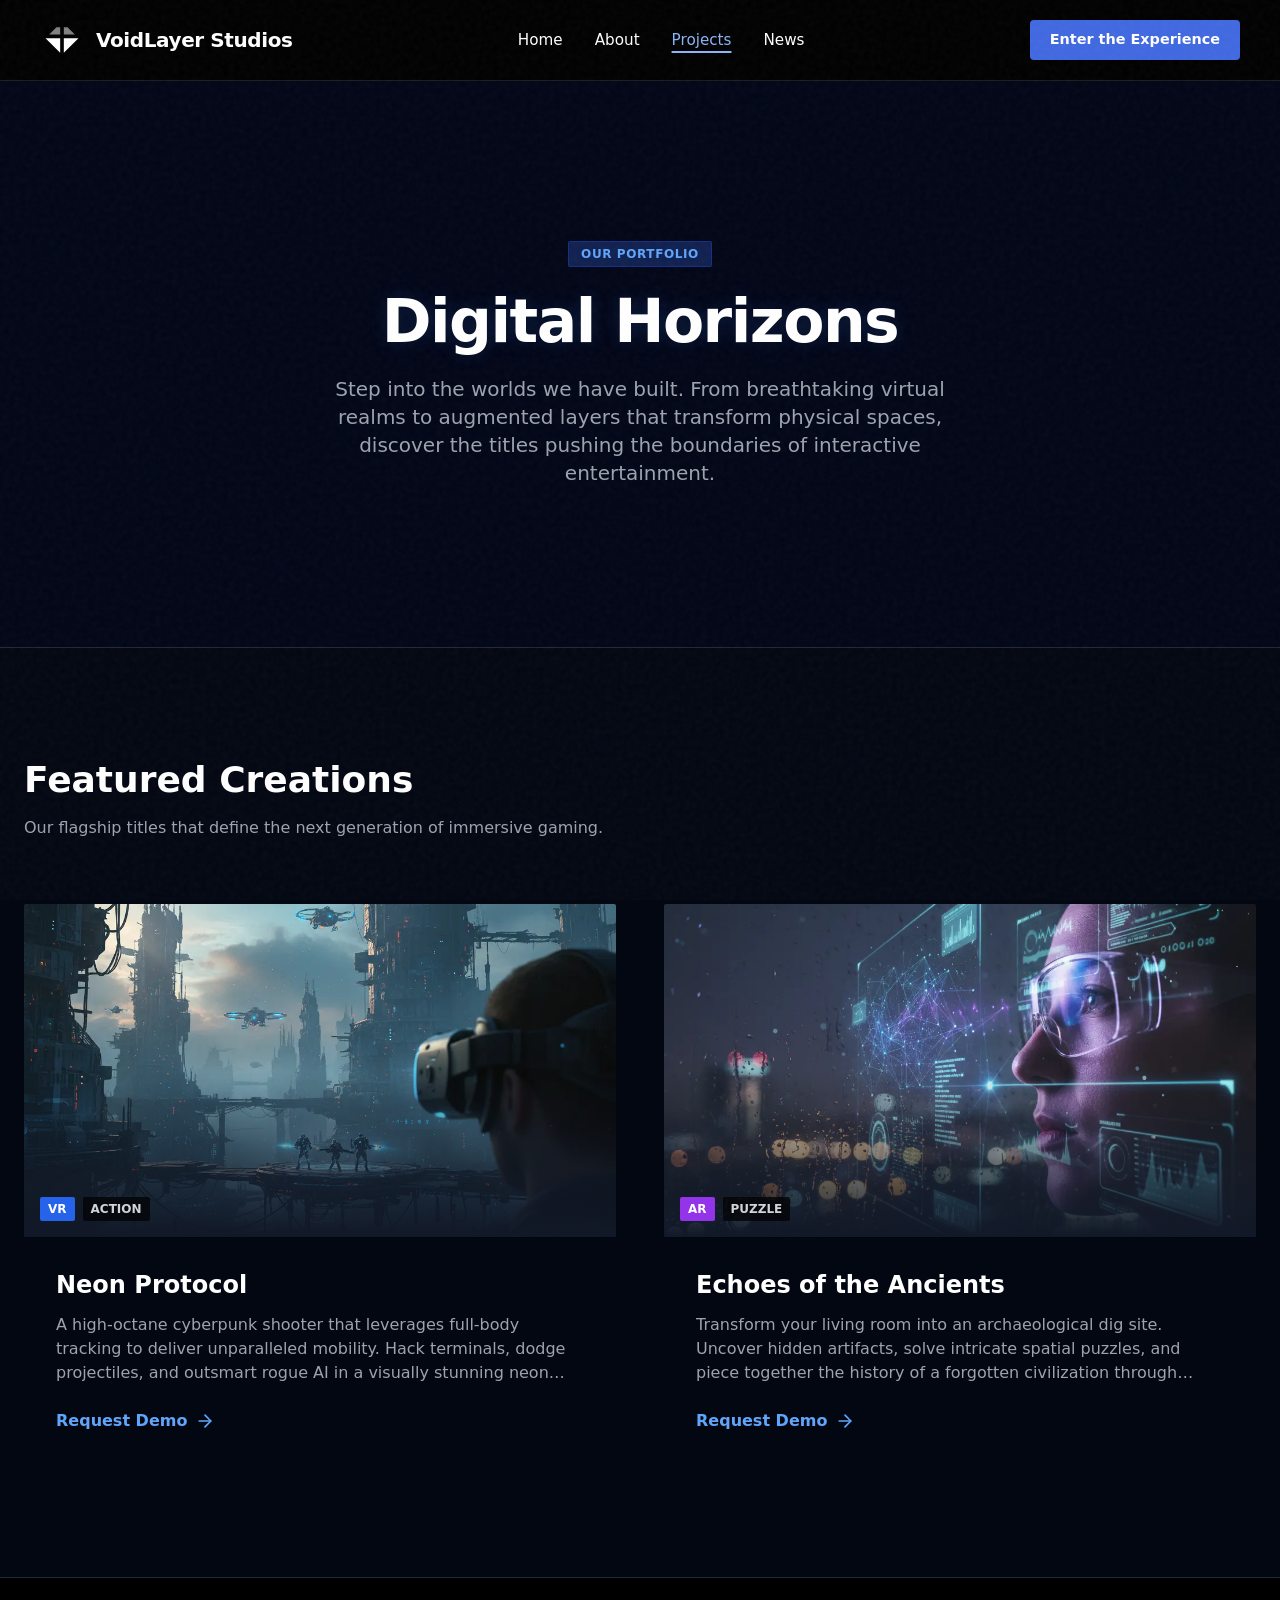
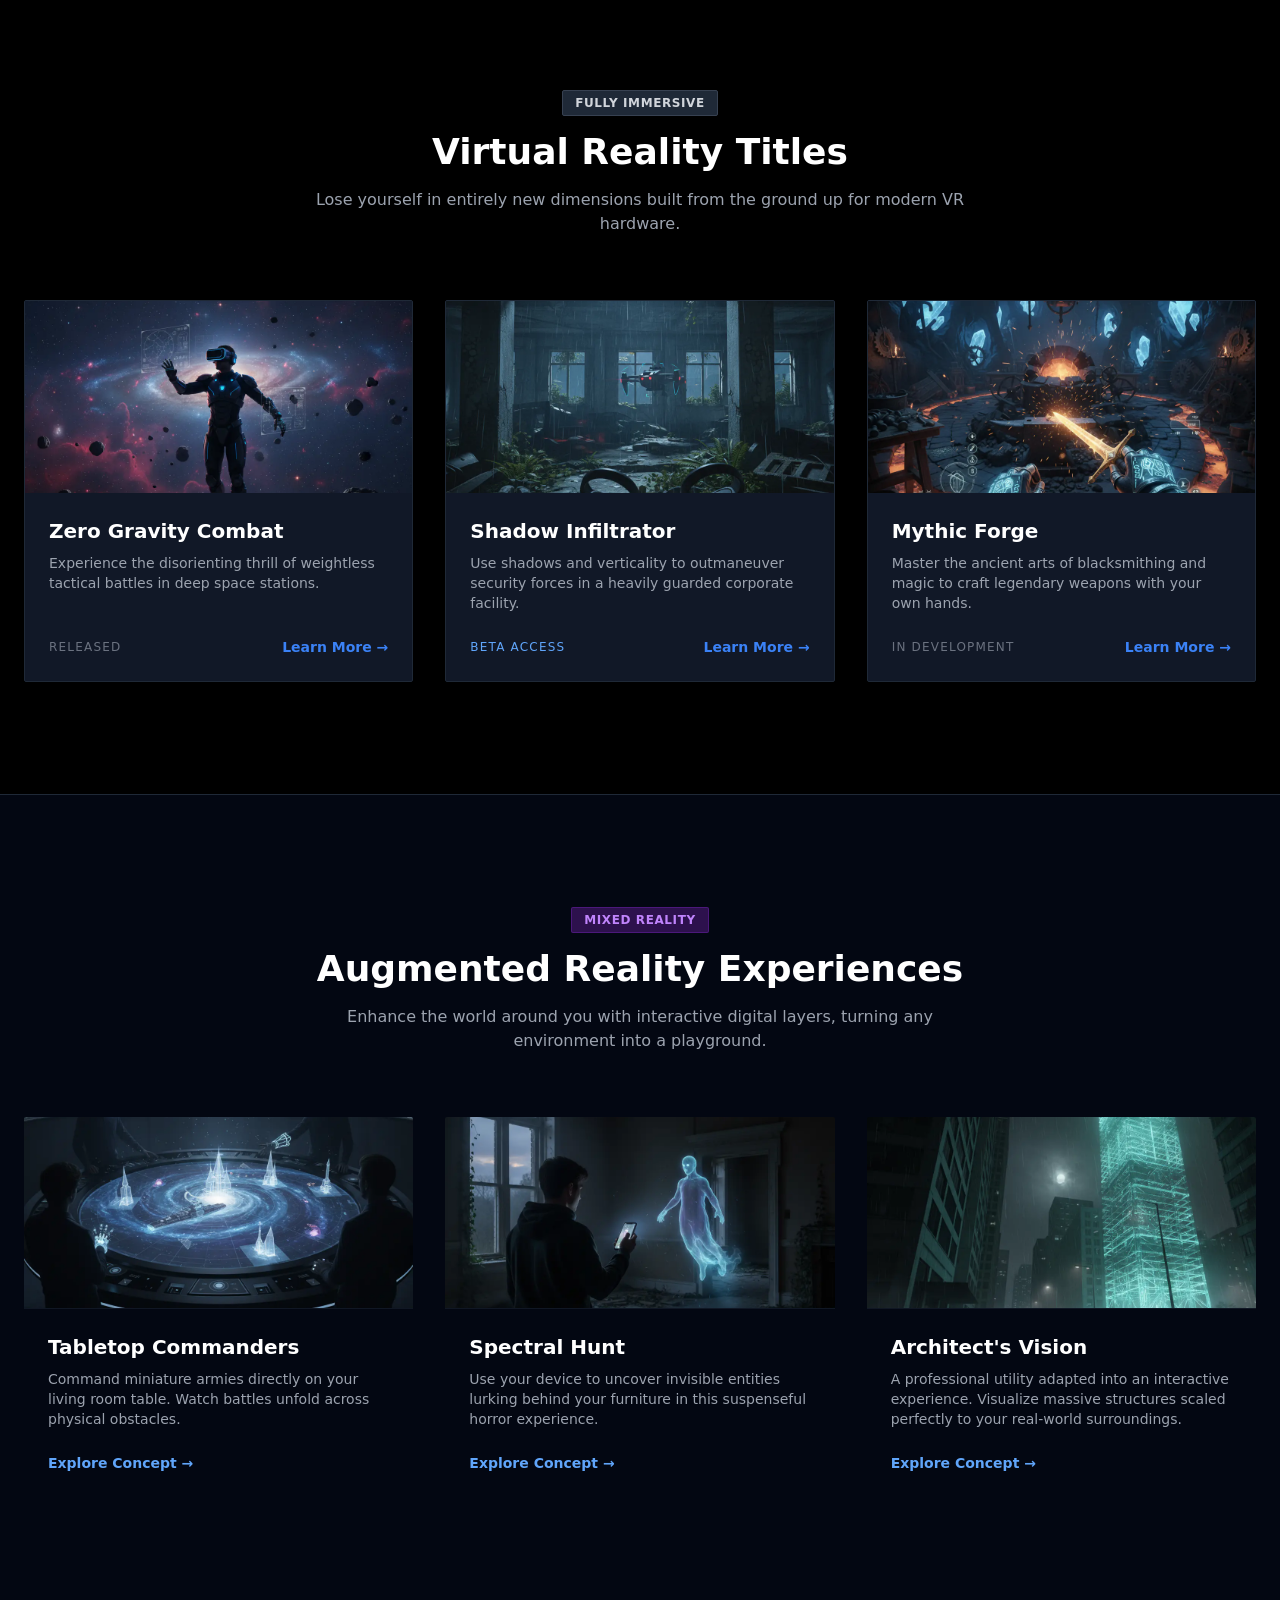
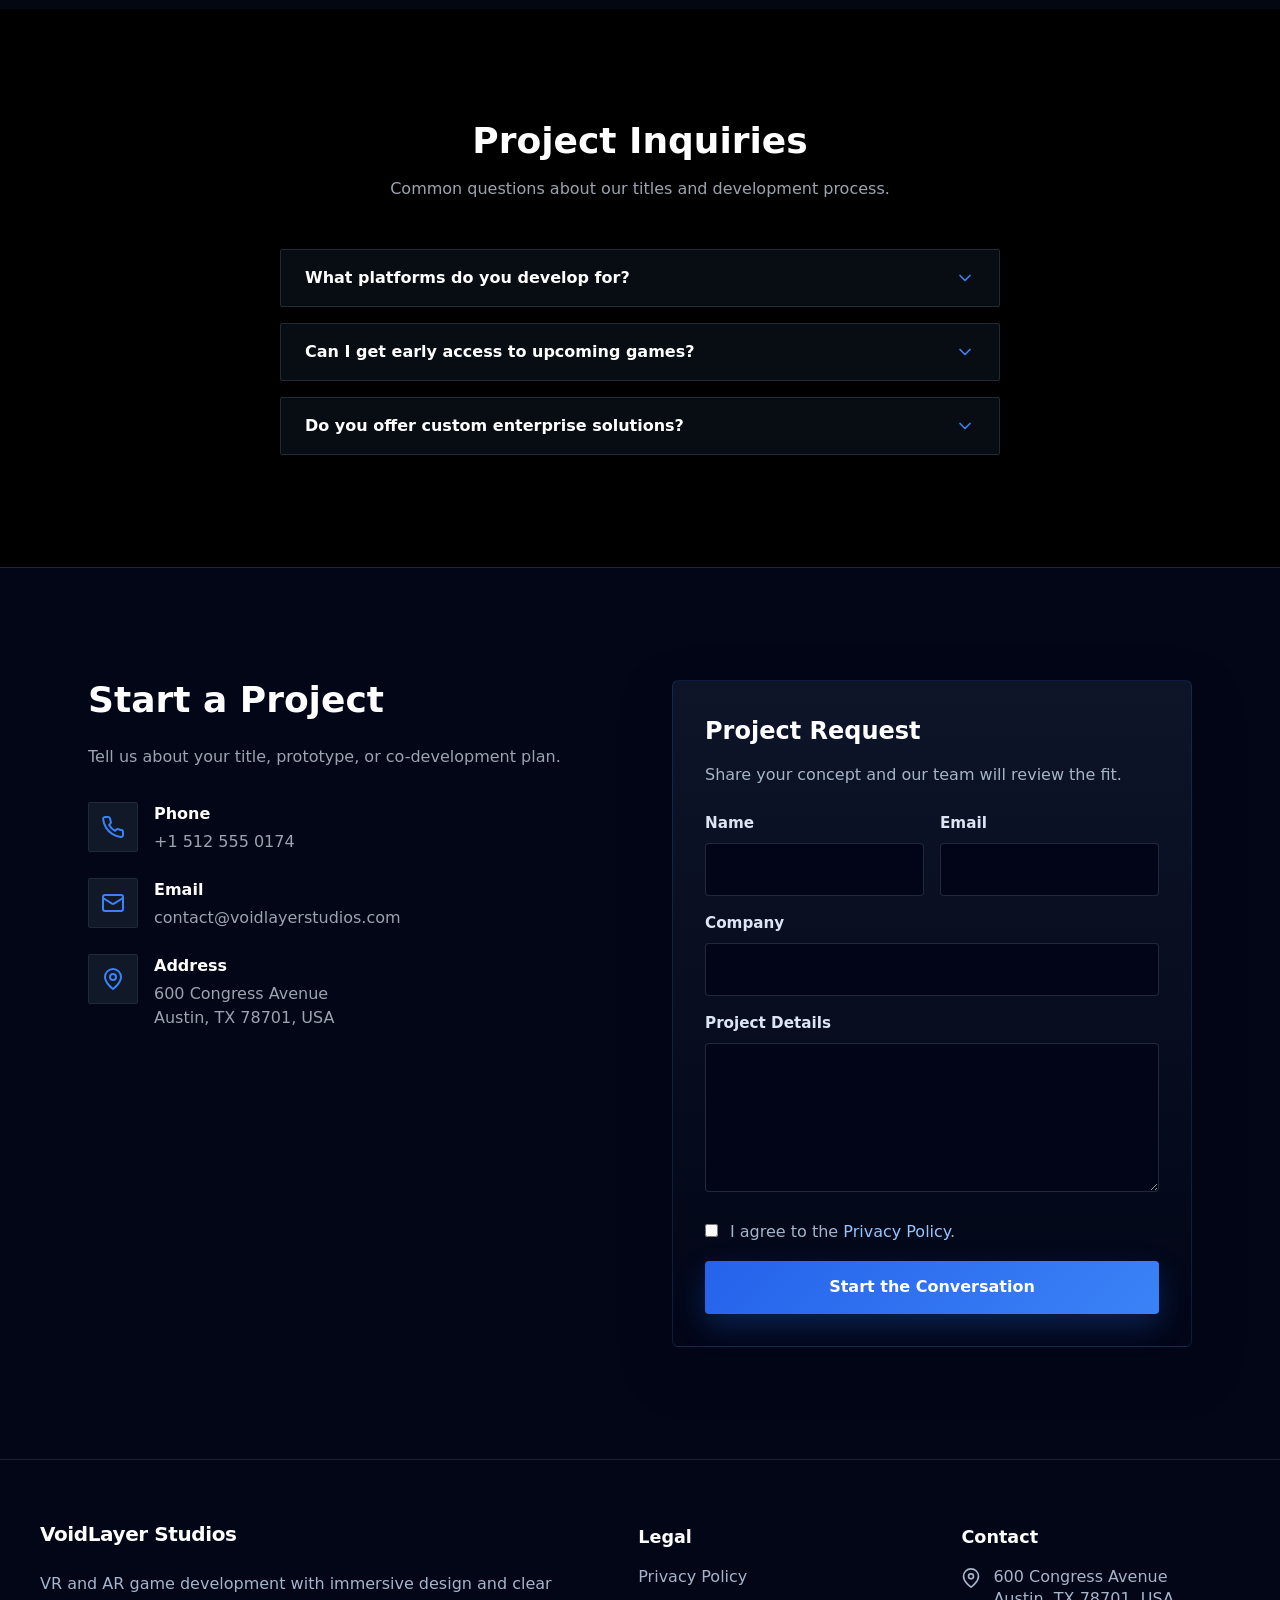
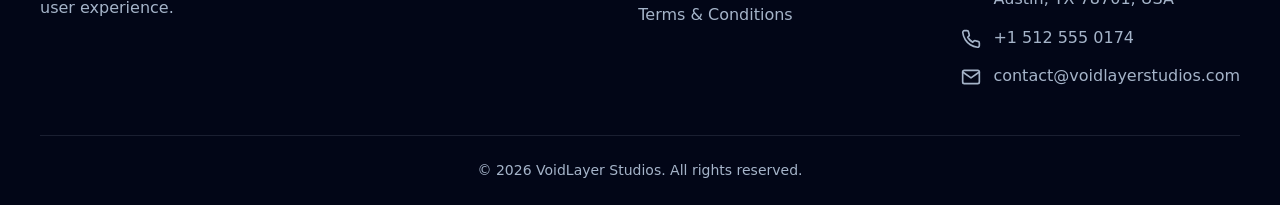
<file: projects.html>
<!doctype html>

<html data-page="projects.html" lang="en">
  <head>
    <meta charset="utf-8" />
    <meta content="width=device-width, initial-scale=1.0" name="viewport" />
    <title>Projects | VoidLayer Studios</title>
    <meta
      content="Explore our portfolio of cutting-edge VR titles and AR experiences."
      name="description"
    />
    <meta content="Projects | VoidLayer Studios" property="og:title" />
    <meta
      content="Explore our portfolio of cutting-edge VR titles and AR experiences."
      property="og:description"
    />
    <meta content="website" property="og:type" />
    <meta content="assets/img/og-image.webp" property="og:image" />
    <script defer="" src="assets/js/site.js"></script>
    <link href="assets/css/tailwind.css" rel="stylesheet" />
    <link href="assets/css/chrome.css" rel="stylesheet" />
    <link href="assets/brand/favicon.svg" rel="icon" type="image/svg+xml" />
  </head>
  <body
    class="bg-black text-gray-300 font-sans antialiased selection:bg-blue-600 selection:text-white site-dark"
  >
    <header class="site-header">
      <div class="header-container">
        <a aria-label="VoidLayer Studios home" class="brand-link" href="index.html">
          <svg
            aria-hidden="true"
            fill="none"
            viewbox="0 0 24 24"
            xmlns="http://www.w3.org/2000/svg"
          >
            <path
              d="M 5 9 L 9 5 H 11 V 9 H 5 Z M 19 9 L 15 5 H 13 V 9 H 19 Z"
              fill="currentColor"
              opacity="0.5"
            ></path>
            <path
              d="M 3 11 H 11 V 19 L 3 11 Z M 21 11 H 13 V 19 L 21 11 Z"
              fill="currentColor"
            ></path>
          </svg>
          <span class="brand-name">VoidLayer Studios</span>
        </a>
        <nav aria-label="Primary navigation" class="desktop-nav">
          <a class="nav-link" href="index.html">Home</a>
          <a class="nav-link" href="about.html">About</a>
          <a class="nav-link" href="projects.html">Projects</a>
          <a class="nav-link" href="news.html">News</a>
        </nav>
        <div class="header-actions">
          <a class="btn-cta" href="#contact">Enter the Experience</a>
          <button
            aria-controls="mobile-menu"
            aria-expanded="false"
            aria-label="Open navigation menu"
            class="burger-btn"
            type="button"
          >
            <svg aria-hidden="true" viewbox="0 0 24 24">
              <path
                d="M3 12h18M3 6h18M3 18h18"
                fill="none"
                stroke="currentColor"
                stroke-linecap="round"
                stroke-linejoin="round"
                stroke-width="2"
              ></path>
            </svg>
          </button>
        </div>
      </div>
      <div aria-hidden="true" class="mobile-menu" id="mobile-menu">
        <button aria-label="Close navigation menu" class="close-menu-btn" type="button">
          <svg aria-hidden="true" viewbox="0 0 24 24">
            <path
              d="M18 6L6 18M6 6l12 12"
              fill="none"
              stroke="currentColor"
              stroke-linecap="round"
              stroke-linejoin="round"
              stroke-width="2"
            ></path>
          </svg>
        </button>
        <nav aria-label="Mobile navigation" class="mobile-nav">
          <a class="nav-link" href="index.html">Home</a>
          <a class="nav-link" href="about.html">About</a>
          <a class="nav-link" href="projects.html">Projects</a>
          <a class="nav-link" href="news.html">News</a>
          <a class="btn-cta mobile-cta" href="#contact">Enter the Experience</a>
        </nav>
      </div>
    </header>
    <main>
      <section class="bg-noise py-24 md:py-32 lg:py-40 border-b border-gray-800" id="hero">
        <div class="relative-z container mx-auto px-6 max-w-5xl text-center">
          <span
            class="inline-block px-3 py-1 bg-blue-900/50 text-blue-400 text-xs font-bold rounded-sm uppercase tracking-wider mb-6 border border-blue-800/50"
            >Our Portfolio</span
          >
          <h1
            class="text-4xl md:text-5xl lg:text-6xl font-bold text-white mb-6 tracking-tight glow-text"
          >
            Digital Horizons
          </h1>
          <p class="text-lg md:text-xl text-gray-400 max-w-2xl mx-auto leading-relaxed">
            Step into the worlds we have built. From breathtaking virtual realms to augmented layers
            that transform physical spaces, discover the titles pushing the boundaries of
            interactive entertainment.
          </p>
        </div>
      </section>
      <section class="py-20 md:py-28 bg-gray-950" id="all-projects">
        <div class="container mx-auto px-6 max-w-7xl">
          <div class="mb-16 flex flex-col md:flex-row md:items-end justify-between gap-6">
            <div class="max-w-2xl">
              <h2 class="text-3xl md:text-4xl font-bold text-white mb-4">Featured Creations</h2>
              <p class="text-gray-400">
                Our flagship titles that define the next generation of immersive gaming.
              </p>
            </div>
          </div>
          <div class="grid grid-cols-1 md:grid-cols-2 gap-8 lg:gap-12">
            <article
              class="glass-card rounded-sm overflow-hidden group transition-all duration-300"
            >
              <div class="aspect-video overflow-hidden relative">
                <img
                  alt="Cyberpunk VR game environment"
                  class="w-full h-full object-cover transform group-hover:scale-105 transition-transform duration-700"
                  loading="lazy"
                  src="assets/img/projects_vr_1.webp"
                />
                <div
                  class="absolute inset-0 bg-gradient-to-t from-gray-900 via-transparent to-transparent"
                ></div>
                <div class="absolute bottom-4 left-4 flex gap-2">
                  <span
                    class="px-2 py-1 bg-blue-600 text-white text-xs font-bold rounded-sm uppercase"
                    >VR</span
                  >
                  <span
                    class="px-2 py-1 bg-black/70 text-gray-300 text-xs font-bold rounded-sm uppercase backdrop-blur-md"
                    >Action</span
                  >
                </div>
              </div>
              <div class="p-6 md:p-8">
                <h3
                  class="text-2xl font-bold text-white mb-3 group-hover:text-blue-400 transition-colors"
                >
                  Neon Protocol
                </h3>
                <p class="text-gray-400 mb-6 line-clamp-3">
                  A high-octane cyberpunk shooter that leverages full-body tracking to deliver
                  unparalleled mobility. Hack terminals, dodge projectiles, and outsmart rogue AI in
                  a visually stunning neon dystopia.
                </p>
                <a
                  class="inline-flex items-center text-blue-400 hover:text-blue-300 font-semibold transition-colors"
                  href="#contact"
                >
                  Request Demo
                  <svg
                    class="w-5 h-5 ml-2"
                    fill="none"
                    stroke="currentColor"
                    stroke-linecap="round"
                    stroke-linejoin="round"
                    stroke-width="2"
                    viewbox="0 0 24 24"
                  >
                    <path d="M5 12h14"></path>
                    <path d="m12 5 7 7-7 7"></path>
                  </svg>
                </a>
              </div>
            </article>
            <article
              class="glass-card rounded-sm overflow-hidden group transition-all duration-300"
            >
              <div class="aspect-video overflow-hidden relative">
                <img
                  alt="Augmented reality puzzle game overlay"
                  class="w-full h-full object-cover transform group-hover:scale-105 transition-transform duration-700"
                  loading="lazy"
                  src="assets/img/projects_ar_1.webp"
                />
                <div
                  class="absolute inset-0 bg-gradient-to-t from-gray-900 via-transparent to-transparent"
                ></div>
                <div class="absolute bottom-4 left-4 flex gap-2">
                  <span
                    class="px-2 py-1 bg-purple-600 text-white text-xs font-bold rounded-sm uppercase"
                    >AR</span
                  >
                  <span
                    class="px-2 py-1 bg-black/70 text-gray-300 text-xs font-bold rounded-sm uppercase backdrop-blur-md"
                    >Puzzle</span
                  >
                </div>
              </div>
              <div class="p-6 md:p-8">
                <h3
                  class="text-2xl font-bold text-white mb-3 group-hover:text-blue-400 transition-colors"
                >
                  Echoes of the Ancients
                </h3>
                <p class="text-gray-400 mb-6 line-clamp-3">
                  Transform your living room into an archaeological dig site. Uncover hidden
                  artifacts, solve intricate spatial puzzles, and piece together the history of a
                  forgotten civilization through advanced augmented reality overlays.
                </p>
                <a
                  class="inline-flex items-center text-blue-400 hover:text-blue-300 font-semibold transition-colors"
                  href="#contact"
                >
                  Request Demo
                  <svg
                    class="w-5 h-5 ml-2"
                    fill="none"
                    stroke="currentColor"
                    stroke-linecap="round"
                    stroke-linejoin="round"
                    stroke-width="2"
                    viewbox="0 0 24 24"
                  >
                    <path d="M5 12h14"></path>
                    <path d="m12 5 7 7-7 7"></path>
                  </svg>
                </a>
              </div>
            </article>
          </div>
        </div>
      </section>
      <section class="py-20 md:py-28 bg-black border-y border-gray-800" id="vr-titles">
        <div class="container mx-auto px-6 max-w-7xl">
          <div class="text-center mb-16">
            <span
              class="inline-block px-3 py-1 bg-gray-800 text-gray-300 text-xs font-bold rounded-sm uppercase tracking-wider mb-4 border border-gray-700"
              >Fully Immersive</span
            >
            <h2 class="text-3xl md:text-4xl font-bold text-white mb-4">Virtual Reality Titles</h2>
            <p class="text-gray-400 max-w-2xl mx-auto">
              Lose yourself in entirely new dimensions built from the ground up for modern VR
              hardware.
            </p>
          </div>
          <div class="grid grid-cols-1 md:grid-cols-3 gap-8">
            <div
              class="bg-gray-900 border border-gray-800 rounded-sm overflow-hidden hover:border-gray-700 transition-colors flex flex-col"
            >
              <div class="h-48 overflow-hidden relative">
                <img
                  alt="Space combat VR game"
                  class="w-full h-full object-cover"
                  loading="lazy"
                  src="assets/img/projects_vr_2.webp"
                />
              </div>
              <div class="p-6 flex-grow flex flex-col">
                <h3 class="text-xl font-bold text-white mb-2">Zero Gravity Combat</h3>
                <p class="text-gray-400 text-sm mb-6 flex-grow">
                  Experience the disorienting thrill of weightless tactical battles in deep space
                  stations.
                </p>
                <div class="flex items-center justify-between mt-auto">
                  <span class="text-xs text-gray-500 uppercase tracking-widest">Released</span>
                  <a
                    class="text-blue-500 hover:text-blue-400 text-sm font-semibold transition-colors"
                    href="#contact"
                    >Learn More →</a
                  >
                </div>
              </div>
            </div>
            <div
              class="bg-gray-900 border border-gray-800 rounded-sm overflow-hidden hover:border-gray-700 transition-colors flex flex-col"
            >
              <div class="h-48 overflow-hidden relative">
                <img
                  alt="Stealth action VR game"
                  class="w-full h-full object-cover"
                  loading="lazy"
                  src="assets/img/projects_vr_3.webp"
                />
              </div>
              <div class="p-6 flex-grow flex flex-col">
                <h3 class="text-xl font-bold text-white mb-2">Shadow Infiltrator</h3>
                <p class="text-gray-400 text-sm mb-6 flex-grow">
                  Use shadows and verticality to outmaneuver security forces in a heavily guarded
                  corporate facility.
                </p>
                <div class="flex items-center justify-between mt-auto">
                  <span class="text-xs text-blue-400 uppercase tracking-widest">Beta Access</span>
                  <a
                    class="text-blue-500 hover:text-blue-400 text-sm font-semibold transition-colors"
                    href="#contact"
                    >Learn More →</a
                  >
                </div>
              </div>
            </div>
            <div
              class="bg-gray-900 border border-gray-800 rounded-sm overflow-hidden hover:border-gray-700 transition-colors flex flex-col"
            >
              <div class="h-48 overflow-hidden relative">
                <img
                  alt="Fantasy crafting VR game"
                  class="w-full h-full object-cover"
                  loading="lazy"
                  src="assets/img/projects_vr_4.webp"
                />
              </div>
              <div class="p-6 flex-grow flex flex-col">
                <h3 class="text-xl font-bold text-white mb-2">Mythic Forge</h3>
                <p class="text-gray-400 text-sm mb-6 flex-grow">
                  Master the ancient arts of blacksmithing and magic to craft legendary weapons with
                  your own hands.
                </p>
                <div class="flex items-center justify-between mt-auto">
                  <span class="text-xs text-gray-500 uppercase tracking-widest"
                    >In Development</span
                  >
                  <a
                    class="text-blue-500 hover:text-blue-400 text-sm font-semibold transition-colors"
                    href="#contact"
                    >Learn More →</a
                  >
                </div>
              </div>
            </div>
          </div>
        </div>
      </section>
      <section class="py-20 md:py-28 bg-gray-950" id="ar-experiences">
        <div class="container mx-auto px-6 max-w-7xl">
          <div class="text-center mb-16">
            <span
              class="inline-block px-3 py-1 bg-purple-900/50 text-purple-400 text-xs font-bold rounded-sm uppercase tracking-wider mb-4 border border-purple-800/50"
              >Mixed Reality</span
            >
            <h2 class="text-3xl md:text-4xl font-bold text-white mb-4">
              Augmented Reality Experiences
            </h2>
            <p class="text-gray-400 max-w-2xl mx-auto">
              Enhance the world around you with interactive digital layers, turning any environment
              into a playground.
            </p>
          </div>
          <div class="grid grid-cols-1 md:grid-cols-3 gap-8">
            <div class="glass-card rounded-sm overflow-hidden flex flex-col">
              <div class="h-48 overflow-hidden relative border-b border-gray-800/50">
                <img
                  alt="Holographic tabletop strategy game"
                  class="w-full h-full object-cover"
                  loading="lazy"
                  src="assets/img/projects_ar_2.webp"
                />
              </div>
              <div class="p-6 flex-grow flex flex-col">
                <h3 class="text-xl font-bold text-white mb-2">Tabletop Commanders</h3>
                <p class="text-gray-400 text-sm mb-6 flex-grow">
                  Command miniature armies directly on your living room table. Watch battles unfold
                  across physical obstacles.
                </p>
                <a
                  class="text-blue-400 hover:text-blue-300 text-sm font-semibold transition-colors mt-auto inline-block"
                  href="#contact"
                  >Explore Concept →</a
                >
              </div>
            </div>
            <div class="glass-card rounded-sm overflow-hidden flex flex-col">
              <div class="h-48 overflow-hidden relative border-b border-gray-800/50">
                <img
                  alt="Ghost hunting AR experience"
                  class="w-full h-full object-cover"
                  loading="lazy"
                  src="assets/img/projects_ar_3.webp"
                />
              </div>
              <div class="p-6 flex-grow flex flex-col">
                <h3 class="text-xl font-bold text-white mb-2">Spectral Hunt</h3>
                <p class="text-gray-400 text-sm mb-6 flex-grow">
                  Use your device to uncover invisible entities lurking behind your furniture in
                  this suspenseful horror experience.
                </p>
                <a
                  class="text-blue-400 hover:text-blue-300 text-sm font-semibold transition-colors mt-auto inline-block"
                  href="#contact"
                  >Explore Concept →</a
                >
              </div>
            </div>
            <div class="glass-card rounded-sm overflow-hidden flex flex-col">
              <div class="h-48 overflow-hidden relative border-b border-gray-800/50">
                <img
                  alt="Architectural AR visualization"
                  class="w-full h-full object-cover"
                  loading="lazy"
                  src="assets/img/projects_ar_4.webp"
                />
              </div>
              <div class="p-6 flex-grow flex flex-col">
                <h3 class="text-xl font-bold text-white mb-2">Architect's Vision</h3>
                <p class="text-gray-400 text-sm mb-6 flex-grow">
                  A professional utility adapted into an interactive experience. Visualize massive
                  structures scaled perfectly to your real-world surroundings.
                </p>
                <a
                  class="text-blue-400 hover:text-blue-300 text-sm font-semibold transition-colors mt-auto inline-block"
                  href="#contact"
                  >Explore Concept →</a
                >
              </div>
            </div>
          </div>
        </div>
      </section>
      <section class="py-20 md:py-28 bg-black" id="faq">
        <div class="container mx-auto px-6 max-w-3xl">
          <div class="text-center mb-12">
            <h2 class="text-3xl md:text-4xl font-bold text-white mb-4">Project Inquiries</h2>
            <p class="text-gray-400">Common questions about our titles and development process.</p>
          </div>
          <div class="space-y-4" data-accordion-group="">
            <div class="border border-gray-800 rounded-sm overflow-hidden bg-gray-900/50">
              <button
                class="w-full px-6 py-4 flex justify-between items-center focus:outline-none hover:bg-gray-800 transition-colors text-left"
              >
                <span class="font-semibold text-white">What platforms do you develop for?</span>
                <svg
                  class="w-5 h-5 text-blue-500 transform transition-transform duration-200"
                  fill="none"
                  stroke="currentColor"
                  stroke-linecap="round"
                  stroke-linejoin="round"
                  stroke-width="2"
                  viewbox="0 0 24 24"
                >
                  <path d="m6 9 6 6 6-6"></path>
                </svg>
              </button>
              <div class="hidden px-6 pb-4 text-gray-400 text-sm leading-relaxed">
                We primarily target high-end PC VR setups and standalone VR headsets for our
                immersive titles. Our AR experiences are currently optimized for modern mobile
                devices and enterprise-grade mixed reality glasses.
              </div>
            </div>
            <div class="border border-gray-800 rounded-sm overflow-hidden bg-gray-900/50">
              <button
                class="w-full px-6 py-4 flex justify-between items-center focus:outline-none hover:bg-gray-800 transition-colors text-left"
              >
                <span class="font-semibold text-white"
                  >Can I get early access to upcoming games?</span
                >
                <svg
                  class="w-5 h-5 text-blue-500 transform transition-transform duration-200"
                  fill="none"
                  stroke="currentColor"
                  stroke-linecap="round"
                  stroke-linejoin="round"
                  stroke-width="2"
                  viewbox="0 0 24 24"
                >
                  <path d="m6 9 6 6 6-6"></path>
                </svg>
              </button>
              <div class="hidden px-6 pb-4 text-gray-400 text-sm leading-relaxed">
                Yes, we occasionally run closed beta tests for community members. Keep an eye on our
                news section and join our community channels for announcements regarding beta access
                registration.
              </div>
            </div>
            <div class="border border-gray-800 rounded-sm overflow-hidden bg-gray-900/50">
              <button
                class="w-full px-6 py-4 flex justify-between items-center focus:outline-none hover:bg-gray-800 transition-colors text-left"
              >
                <span class="font-semibold text-white"
                  >Do you offer custom enterprise solutions?</span
                >
                <svg
                  class="w-5 h-5 text-blue-500 transform transition-transform duration-200"
                  fill="none"
                  stroke="currentColor"
                  stroke-linecap="round"
                  stroke-linejoin="round"
                  stroke-width="2"
                  viewbox="0 0 24 24"
                >
                  <path d="m6 9 6 6 6-6"></path>
                </svg>
              </button>
              <div class="hidden px-6 pb-4 text-gray-400 text-sm leading-relaxed">
                While our core focus is on entertainment and gaming, our technology stack can be
                adapted for enterprise training and architectural visualization. Contact our
                business team to discuss specific requirements.
              </div>
            </div>
          </div>
        </div>
      </section>
      <section class="py-20 md:py-28 bg-black border-t border-gray-800 bg-noise" id="contact">
        <div class="relative-z container mx-auto px-6 max-w-6xl">
          <div class="grid grid-cols-1 lg:grid-cols-2 gap-16">
            <div>
              <h2 class="text-3xl md:text-4xl font-bold text-white mb-6">Start a Project</h2>
              <p class="text-gray-400 mb-8 leading-relaxed">
                Tell us about your title, prototype, or co-development plan.
              </p>
              <div class="space-y-6">
                <div class="flex items-start gap-4">
                  <div class="p-3 bg-gray-900 border border-gray-800 rounded-sm text-blue-500">
                    <svg
                      class="w-6 h-6"
                      fill="none"
                      stroke="currentColor"
                      stroke-linecap="round"
                      stroke-linejoin="round"
                      stroke-width="2"
                      viewbox="0 0 24 24"
                    >
                      <path
                        d="M22 16.92v3a2 2 0 0 1-2.18 2 19.79 19.79 0 0 1-8.63-3.07 19.5 19.5 0 0 1-6-6 19.79 19.79 0 0 1-3.07-8.67A2 2 0 0 1 4.11 2h3a2 2 0 0 1 2 1.72 12.84 12.84 0 0 0 .7 2.81 2 2 0 0 1-.45 2.11L8.09 9.91a16 16 0 0 0 6 6l1.27-1.27a2 2 0 0 1 2.11-.45 12.84 12.84 0 0 0 2.81.7A2 2 0 0 1 22 16.92z"
                      ></path>
                    </svg>
                  </div>
                  <div>
                    <h4 class="text-white font-semibold mb-1">Phone</h4>
                    <a
                      class="text-gray-400 hover:text-blue-400 transition-colors"
                      href="tel:+15125550174"
                      >+1 512 555 0174</a
                    >
                  </div>
                </div>
                <div class="flex items-start gap-4">
                  <div class="p-3 bg-gray-900 border border-gray-800 rounded-sm text-blue-500">
                    <svg
                      class="w-6 h-6"
                      fill="none"
                      stroke="currentColor"
                      stroke-linecap="round"
                      stroke-linejoin="round"
                      stroke-width="2"
                      viewbox="0 0 24 24"
                    >
                      <rect height="16" rx="2" width="20" x="2" y="4"></rect>
                      <path d="m22 7-8.97 5.7a1.94 1.94 0 0 1-2.06 0L2 7"></path>
                    </svg>
                  </div>
                  <div>
                    <h4 class="text-white font-semibold mb-1">Email</h4>
                    <a
                      class="text-gray-400 hover:text-blue-400 transition-colors"
                      href="mailto:contact@voidlayerstudios.com"
                      >contact@voidlayerstudios.com</a
                    >
                  </div>
                </div>
                <div class="flex items-start gap-4">
                  <div class="p-3 bg-gray-900 border border-gray-800 rounded-sm text-blue-500">
                    <svg
                      class="w-6 h-6"
                      fill="none"
                      stroke="currentColor"
                      stroke-linecap="round"
                      stroke-linejoin="round"
                      stroke-width="2"
                      viewbox="0 0 24 24"
                    >
                      <path d="M20 10c0 6-8 12-8 12s-8-6-8-12a8 8 0 0 1 16 0Z"></path>
                      <circle cx="12" cy="10" r="3"></circle>
                    </svg>
                  </div>
                  <div>
                    <h4 class="text-white font-semibold mb-1">Address</h4>
                    <a
                      class="text-gray-400 hover:text-blue-400 transition-colors block"
                      href="https://www.google.com/maps/place/600+Congress+Ave,+Austin,+TX+78701,+USA"
                      rel="noopener noreferrer"
                      target="_blank"
                    >
                      600 Congress Avenue<br />
                      Austin, TX 78701, USA
                    </a>
                  </div>
                </div>
              </div>
            </div>
            <div class="contact-panel glass-card p-8 rounded-sm">
              <h3 class="contact-panel__title">Project Request</h3>
              <p class="contact-panel__text">
                Share your concept and our team will review the fit.
              </p>
              <form
                action="thanks.html"
                aria-label="Project request form"
                class="contact-form"
                method="GET"
              >
                <div class="form-grid">
                  <div>
                    <label class="form-label" for="project-name">Name</label>
                    <input
                      class="form-control"
                      id="project-name"
                      name="name"
                      required=""
                      type="text"
                    />
                  </div>
                  <div>
                    <label class="form-label" for="project-email">Email</label>
                    <input
                      class="form-control"
                      id="project-email"
                      name="email"
                      required=""
                      type="email"
                    />
                  </div>
                </div>
                <div>
                  <label class="form-label" for="project-company">Company</label>
                  <input class="form-control" id="project-company" name="company" type="text" />
                </div>
                <div>
                  <label class="form-label" for="project-message">Project Details</label>
                  <textarea
                    class="form-control form-control--textarea"
                    id="project-message"
                    name="message"
                    required=""
                    rows="5"
                  ></textarea>
                </div>
                <div class="form-privacy">
                  <label class="privacy-label">
                    <input name="privacyAccepted" required="" type="checkbox" />
                    <span
                      >I agree to the
                      <a href="privacy-policy.html" rel="noopener noreferrer" target="_blank"
                        >Privacy Policy</a
                      >.</span
                    >
                  </label>
                </div>
                <button class="form-button" type="submit">Start the Conversation</button>
              </form>
            </div>
          </div>
        </div>
      </section>
    </main>
    <footer class="site-footer">
      <div class="footer-container">
        <div class="footer-col brand-col">
          <a class="footer-logo" href="index.html">
            <span class="brand-name">VoidLayer Studios</span>
          </a>
          <p class="tagline">
            VR and AR game development with immersive design and clear user experience.
          </p>
        </div>
        <div class="footer-col">
          <h3 class="footer-heading">Legal</h3>
          <ul class="footer-links">
            <li><a href="privacy-policy.html">Privacy Policy</a></li>
            <li><a href="terms-conditions.html">Terms &amp; Conditions</a></li>
          </ul>
        </div>
        <div class="footer-col">
          <h3 class="footer-heading">Contact</h3>
          <ul class="footer-contact">
            <li>
              <a
                href="https://www.google.com/maps/place/600+Congress+Ave,+Austin,+TX+78701,+USA"
                rel="noopener noreferrer"
                target="_blank"
              >
                <svg aria-hidden="true" class="icon" viewbox="0 0 24 24">
                  <path
                    d="M21 10c0 7-9 13-9 13s-9-6-9-13a9 9 0 0 1 18 0z"
                    fill="none"
                    stroke="currentColor"
                    stroke-linecap="round"
                    stroke-linejoin="round"
                    stroke-width="2"
                  ></path>
                  <circle
                    cx="12"
                    cy="10"
                    fill="none"
                    r="3"
                    stroke="currentColor"
                    stroke-linecap="round"
                    stroke-linejoin="round"
                    stroke-width="2"
                  ></circle>
                </svg>
                <span class="contact-text">600 Congress Avenue<br />Austin, TX 78701, USA</span>
              </a>
            </li>
            <li>
              <a href="tel:+15125550174">
                <svg aria-hidden="true" class="icon" viewbox="0 0 24 24">
                  <path
                    d="M22 16.92v3a2 2 0 0 1-2.18 2 19.79 19.79 0 0 1-8.63-3.07 19.5 19.5 0 0 1-6-6 19.79 19.79 0 0 1-3.07-8.67A2 2 0 0 1 4.11 2h3a2 2 0 0 1 2 1.72 12.84 12.84 0 0 0 .7 2.81 2 2 0 0 1-.45 2.11L8.09 9.91a16 16 0 0 0 6 6l1.27-1.27a2 2 0 0 1 2.11-.45 12.84 12.84 0 0 0 2.81.7A2 2 0 0 1 22 16.92z"
                    fill="none"
                    stroke="currentColor"
                    stroke-linecap="round"
                    stroke-linejoin="round"
                    stroke-width="2"
                  ></path>
                </svg>
                <span class="contact-text">+1 512 555 0174</span>
              </a>
            </li>
            <li>
              <a href="mailto:contact@voidlayerstudios.com">
                <svg aria-hidden="true" class="icon" viewbox="0 0 24 24">
                  <path
                    d="M4 4h16c1.1 0 2 .9 2 2v12c0 1.1-.9 2-2 2H4c-1.1 0-2-.9-2-2V6c0-1.1.9-2 2-2z"
                    fill="none"
                    stroke="currentColor"
                    stroke-linecap="round"
                    stroke-linejoin="round"
                    stroke-width="2"
                  ></path>
                  <polyline
                    fill="none"
                    points="22,6 12,13 2,6"
                    stroke="currentColor"
                    stroke-linecap="round"
                    stroke-linejoin="round"
                    stroke-width="2"
                  ></polyline>
                </svg>
                <span class="contact-text">contact@voidlayerstudios.com</span>
              </a>
            </li>
          </ul>
        </div>
      </div>
      <div class="footer-bottom">
        <p>© 2026 VoidLayer Studios. All rights reserved.</p>
      </div>
    </footer>
    <script defer="" src="assets/js/chrome.js"></script>
  </body>
</html>
</file>
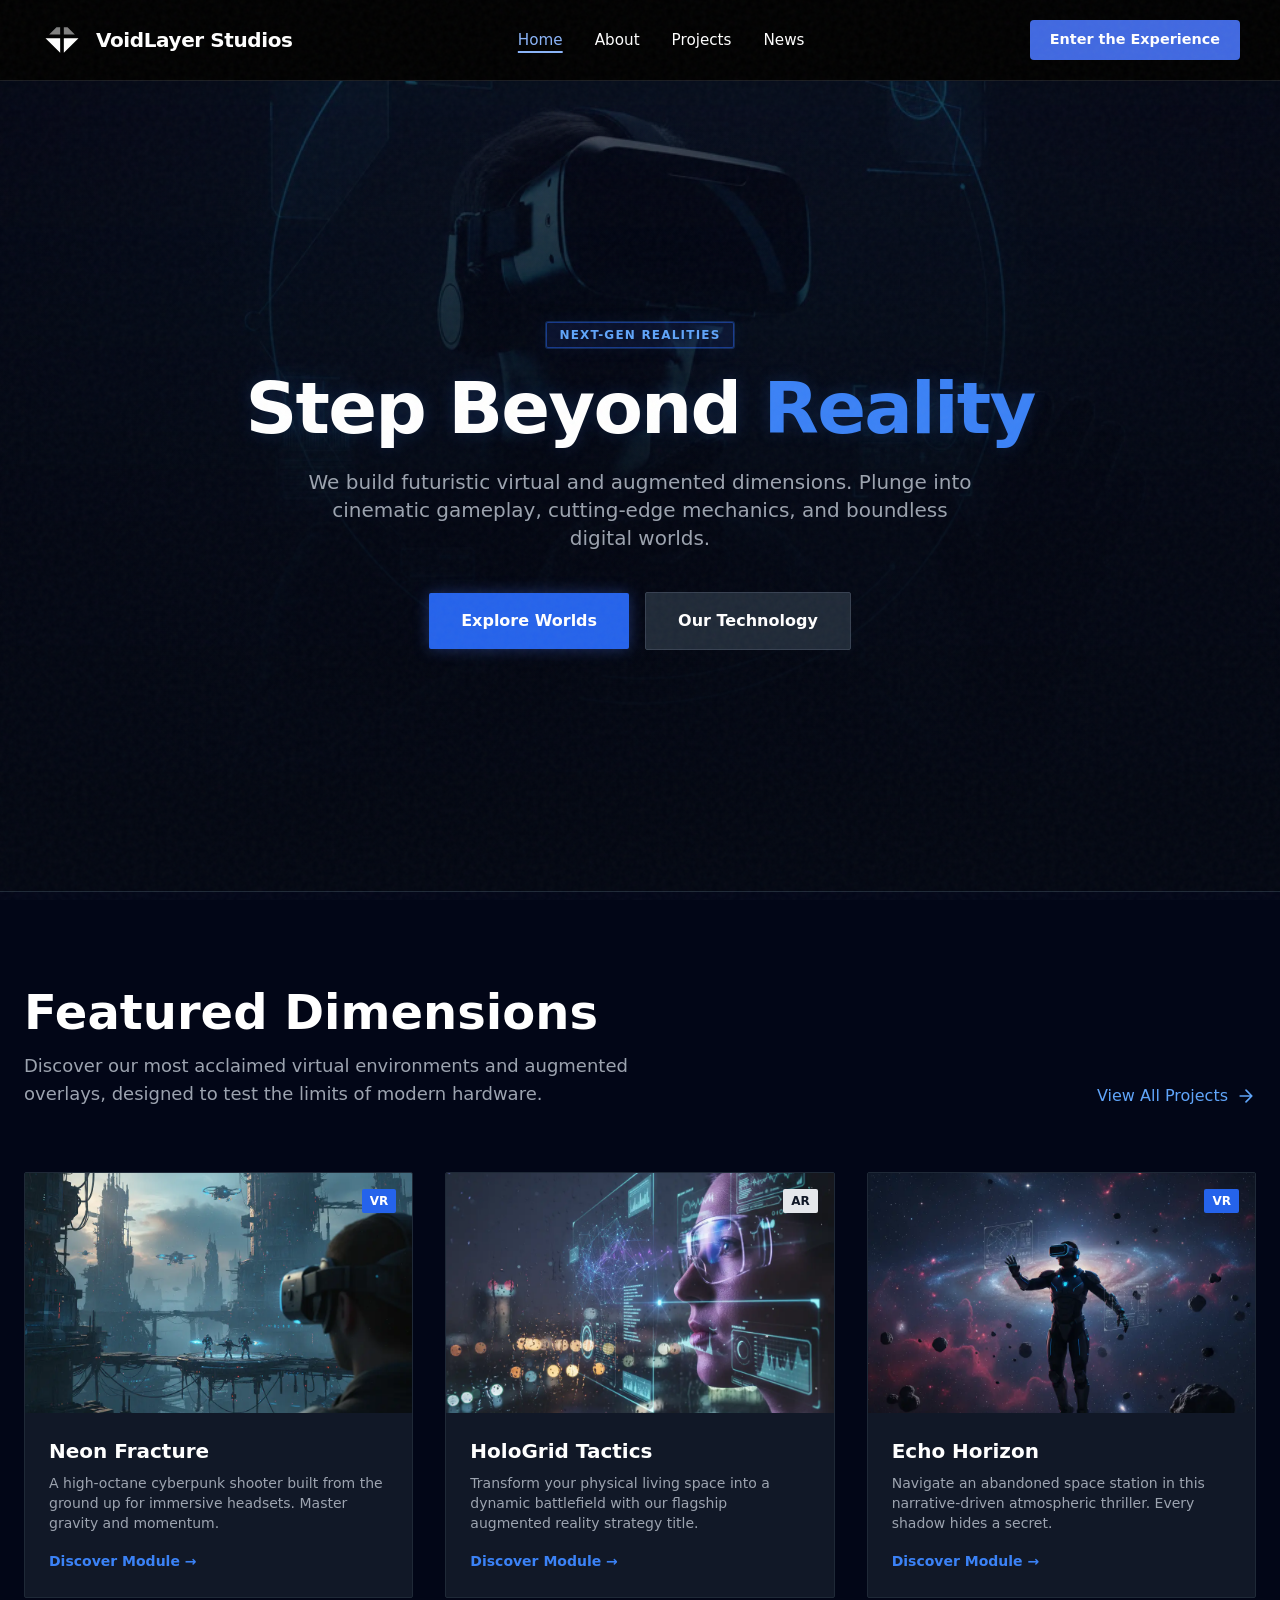
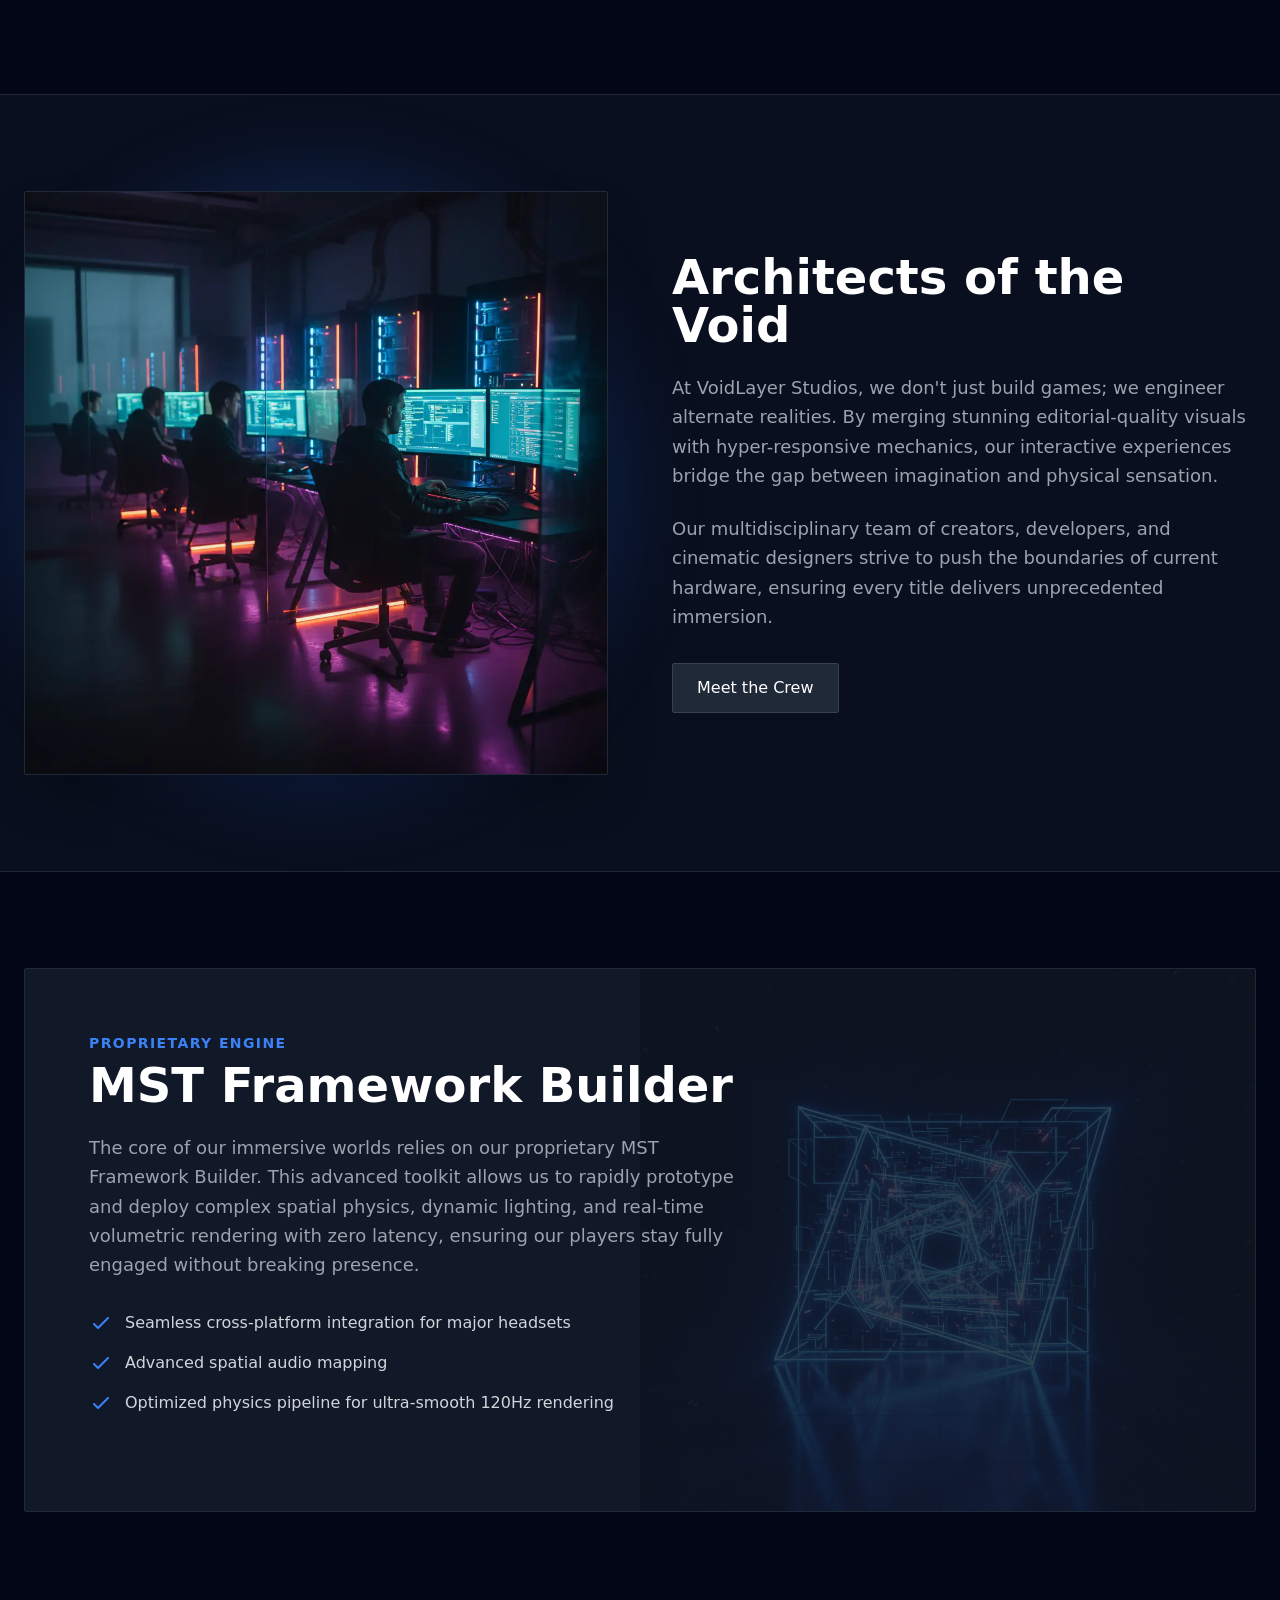
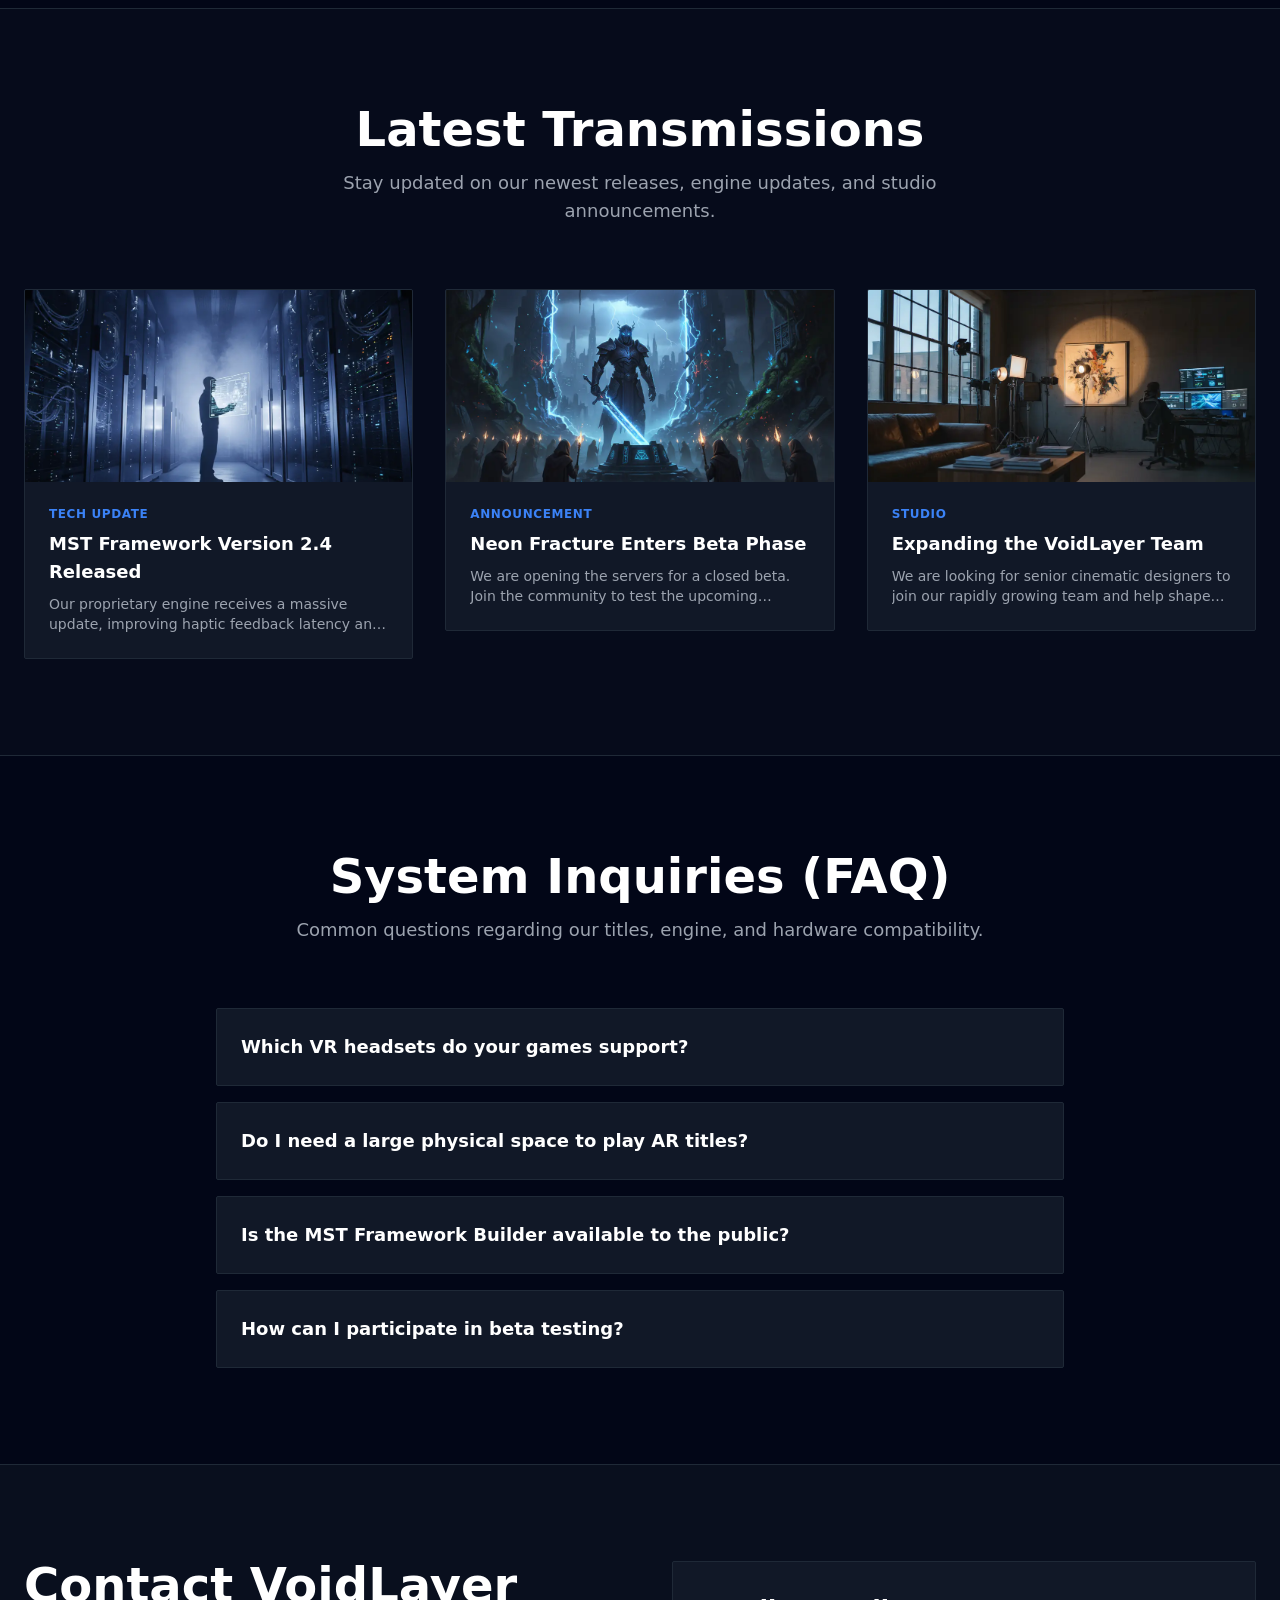
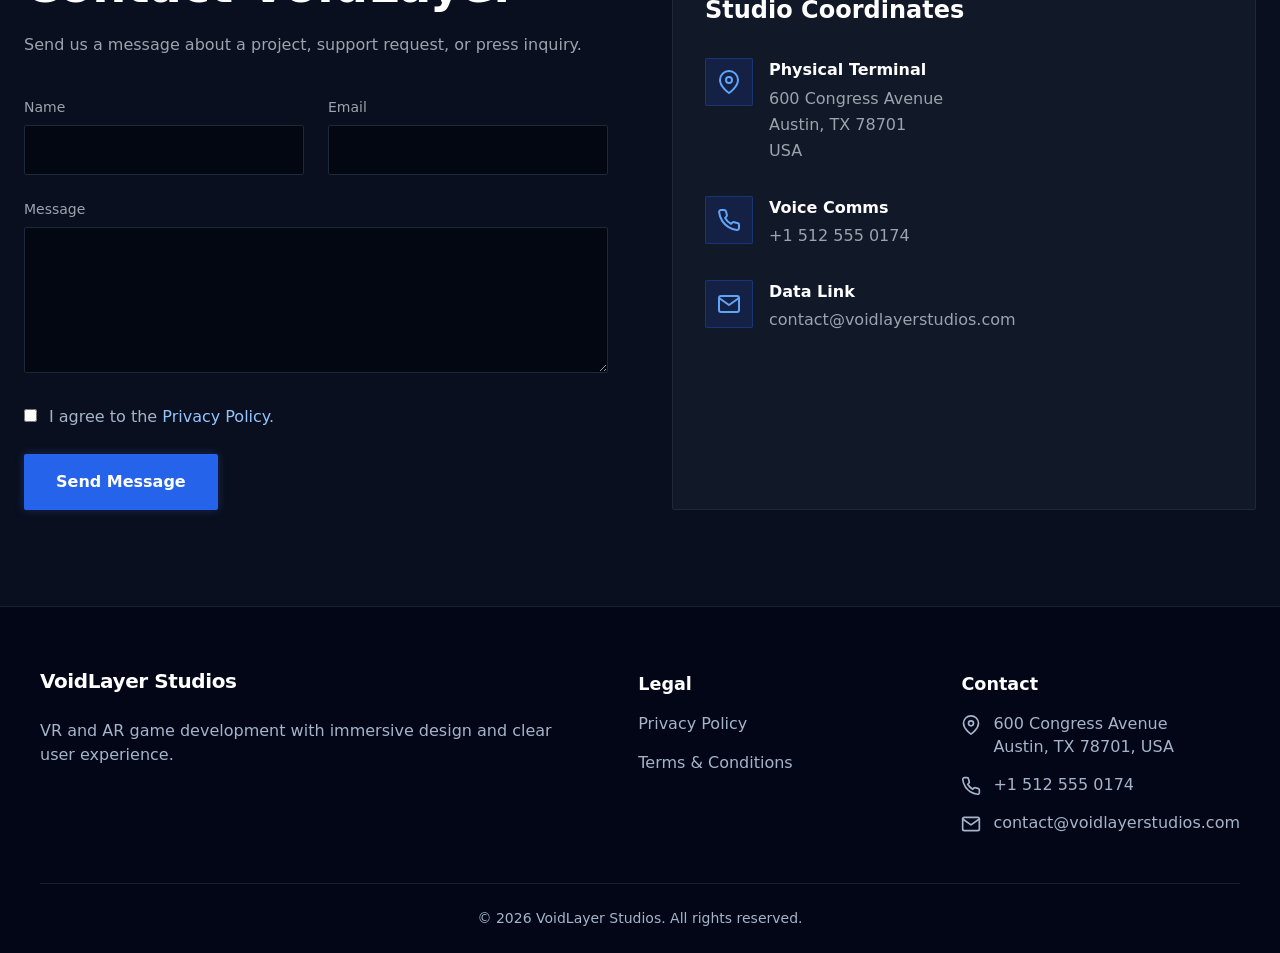
<file: root.html>
<!DOCTYPE html>

<html class="scroll-smooth" data-page="root.html" lang="en">
<head>
<meta charset="utf-8"/>
<meta content="width=device-width, initial-scale=1.0" name="viewport"/>
<title>VoidLayer Studios | Immersive VR &amp; AR Gaming</title>
<meta content="VoidLayer Studios crafts cutting-edge virtual and augmented reality games. We blend innovative technology with cinematic design." name="description"/>
<meta content="VoidLayer Studios | Immersive VR &amp; AR Gaming" property="og:title"/>
<meta content="VoidLayer Studios crafts cutting-edge virtual and augmented reality games. We blend innovative technology with cinematic design." property="og:description"/>
<meta content="website" property="og:type"/>
<meta content="assets/img/og-image.webp" property="og:image"/>
<script defer="" src="assets/js/site.js"></script>
<link href="assets/css/tailwind.css" rel="stylesheet"/>
<link href="assets/css/chrome.css" rel="stylesheet"/>
<link href="assets/brand/favicon.svg" rel="icon" type="image/svg+xml"/></head>
<body class="bg-gray-950 text-gray-300 font-sans antialiased selection:bg-blue-600 selection:text-white flex flex-col min-h-screen site-dark">
<header class="site-header">
<div class="header-container">
<a aria-label="VoidLayer Studios home" class="brand-link" href="root.html">
<svg aria-hidden="true" fill="none" viewbox="0 0 24 24" xmlns="http://www.w3.org/2000/svg"><path d="M 5 9 L 9 5 H 11 V 9 H 5 Z M 19 9 L 15 5 H 13 V 9 H 19 Z" fill="currentColor" opacity="0.5"></path><path d="M 3 11 H 11 V 19 L 3 11 Z M 21 11 H 13 V 19 L 21 11 Z" fill="currentColor"></path></svg>
<span class="brand-name">VoidLayer Studios</span>
</a>
<nav aria-label="Primary navigation" class="desktop-nav">
<a class="nav-link" href="root.html">Home</a>
<a class="nav-link" href="about.html">About</a>
<a class="nav-link" href="projects.html">Projects</a>
<a class="nav-link" href="news.html">News</a>
</nav>
<div class="header-actions">
<a class="btn-cta" href="#contact">Enter the Experience</a>
<button aria-controls="mobile-menu" aria-expanded="false" aria-label="Open navigation menu" class="burger-btn" type="button">
<svg aria-hidden="true" viewbox="0 0 24 24"><path d="M3 12h18M3 6h18M3 18h18" fill="none" stroke="currentColor" stroke-linecap="round" stroke-linejoin="round" stroke-width="2"></path></svg>
</button>
</div>
</div>
<div aria-hidden="true" class="mobile-menu" id="mobile-menu">
<button aria-label="Close navigation menu" class="close-menu-btn" type="button">
<svg aria-hidden="true" viewbox="0 0 24 24"><path d="M18 6L6 18M6 6l12 12" fill="none" stroke="currentColor" stroke-linecap="round" stroke-linejoin="round" stroke-width="2"></path></svg>
</button>
<nav aria-label="Mobile navigation" class="mobile-nav">
<a class="nav-link" href="root.html">Home</a>
<a class="nav-link" href="about.html">About</a>
<a class="nav-link" href="projects.html">Projects</a>
<a class="nav-link" href="news.html">News</a>
<a class="btn-cta mobile-cta" href="#contact">Enter the Experience</a>
</nav>
</div>
</header>
<main class="flex-grow bg-noise bg-fixed">
<!-- HERO SECTION -->
<section class="relative flex items-center justify-center min-h-[90vh] overflow-hidden" id="hero">
<div class="absolute inset-0 z-0">
<img alt="VR immersive experience" class="w-full h-full object-cover opacity-30 mix-blend-screen" loading="lazy" src="assets/img/hero_banner.webp"/>
<div class="absolute inset-0 bg-gradient-to-t from-gray-950 via-gray-950/80 to-transparent"></div>
</div>
<div class="relative z-10 container mx-auto px-6 py-20 text-center max-w-4xl">
<span class="inline-block py-1 px-3 mb-6 border border-blue-600/50 bg-blue-900/20 text-blue-400 text-xs font-bold tracking-widest uppercase rounded-sm glow-border">Next-Gen Realities</span>
<h1 class="text-5xl md:text-7xl font-bold text-white mb-6 tracking-tight leading-tight glow-text">
        Step Beyond <span class="text-blue-500">Reality</span>
</h1>
<p class="text-lg md:text-xl text-gray-400 mb-10 max-w-2xl mx-auto leading-relaxed">
        We build futuristic virtual and augmented dimensions. Plunge into cinematic gameplay, cutting-edge mechanics, and boundless digital worlds.
      </p>
<div class="flex flex-col sm:flex-row items-center justify-center gap-4">
<a class="w-full sm:w-auto px-8 py-4 bg-blue-600 hover:bg-blue-500 text-white font-semibold rounded-sm transition-all duration-300 shadow-[0_0_15px_rgba(65,105,225,0.4)] hover:shadow-[0_0_25px_rgba(65,105,225,0.6)]" href="#projects">
          Explore Worlds
        </a>
<a class="w-full sm:w-auto px-8 py-4 bg-gray-800 hover:bg-gray-700 text-white font-semibold rounded-sm transition-all duration-300 border border-gray-700" href="#technology">
          Our Technology
        </a>
</div>
</div>
</section>
<!-- FEATURED PROJECTS SECTION -->
<section class="py-24 relative border-t border-gray-800" id="projects">
<div class="container mx-auto px-6 max-w-7xl">
<div class="flex flex-col md:flex-row justify-between items-end mb-16">
<div class="max-w-2xl">
<h2 class="text-3xl md:text-5xl font-bold text-white mb-4">Featured Dimensions</h2>
<p class="text-gray-400 text-lg">
            Discover our most acclaimed virtual environments and augmented overlays, designed to test the limits of modern hardware.
          </p>
</div>
<a class="mt-6 md:mt-0 text-blue-400 hover:text-blue-300 font-medium inline-flex items-center transition-colors" href="projects.html">
          View All Projects
          <svg class="w-5 h-5 ml-2" fill="none" stroke="currentColor" stroke-linecap="round" stroke-linejoin="round" stroke-width="2" viewbox="0 0 24 24">
<path d="M5 12h14M12 5l7 7-7 7"></path>
</svg>
</a>
</div>
<div class="grid grid-cols-1 md:grid-cols-2 lg:grid-cols-3 gap-8">
<!-- Card 1 -->
<div class="group bg-gray-900 border border-gray-800 rounded-sm overflow-hidden hover:border-blue-500/50 transition-colors duration-300">
<div class="relative h-60 overflow-hidden">
<img alt="Sci-fi VR game" class="w-full h-full object-cover transform group-hover:scale-105 transition-transform duration-500" loading="lazy" src="assets/img/projects_vr_1.webp"/>
<div class="absolute top-4 right-4 bg-blue-600 text-white text-xs font-bold px-2 py-1 rounded-sm">VR</div>
</div>
<div class="p-6">
<h3 class="text-xl font-bold text-white mb-2">Neon Fracture</h3>
<p class="text-gray-400 text-sm mb-4">
              A high-octane cyberpunk shooter built from the ground up for immersive headsets. Master gravity and momentum.
            </p>
<a class="text-blue-500 text-sm font-semibold hover:text-blue-400 transition-colors" href="projects.html">Discover Module →</a>
</div>
</div>
<!-- Card 2 -->
<div class="group bg-gray-900 border border-gray-800 rounded-sm overflow-hidden hover:border-blue-500/50 transition-colors duration-300">
<div class="relative h-60 overflow-hidden">
<img alt="Augmented Reality Interface" class="w-full h-full object-cover transform group-hover:scale-105 transition-transform duration-500" loading="lazy" src="assets/img/projects_ar_1.webp"/>
<div class="absolute top-4 right-4 bg-gray-200 text-gray-900 text-xs font-bold px-2 py-1 rounded-sm">AR</div>
</div>
<div class="p-6">
<h3 class="text-xl font-bold text-white mb-2">HoloGrid Tactics</h3>
<p class="text-gray-400 text-sm mb-4">
              Transform your physical living space into a dynamic battlefield with our flagship augmented reality strategy title.
            </p>
<a class="text-blue-500 text-sm font-semibold hover:text-blue-400 transition-colors" href="projects.html">Discover Module →</a>
</div>
</div>
<!-- Card 3 -->
<div class="group bg-gray-900 border border-gray-800 rounded-sm overflow-hidden hover:border-blue-500/50 transition-colors duration-300">
<div class="relative h-60 overflow-hidden">
<img alt="Deep space VR exploration" class="w-full h-full object-cover transform group-hover:scale-105 transition-transform duration-500" loading="lazy" src="assets/img/projects_vr_2.webp"/>
<div class="absolute top-4 right-4 bg-blue-600 text-white text-xs font-bold px-2 py-1 rounded-sm">VR</div>
</div>
<div class="p-6">
<h3 class="text-xl font-bold text-white mb-2">Echo Horizon</h3>
<p class="text-gray-400 text-sm mb-4">
              Navigate an abandoned space station in this narrative-driven atmospheric thriller. Every shadow hides a secret.
            </p>
<a class="text-blue-500 text-sm font-semibold hover:text-blue-400 transition-colors" href="projects.html">Discover Module →</a>
</div>
</div>
</div>
</div>
</section>
<!-- ABOUT SECTION -->
<section class="py-24 bg-gray-900/50 border-y border-gray-800" id="about">
<div class="container mx-auto px-6 max-w-7xl">
<div class="grid grid-cols-1 lg:grid-cols-2 gap-16 items-center">
<div class="relative">
<div class="absolute -inset-4 bg-blue-600/20 blur-2xl rounded-full z-0"></div>
<img alt="VoidLayer Studios Team" class="relative z-10 w-full h-auto rounded-sm border border-gray-800 shadow-2xl" loading="lazy" src="assets/img/about_hero.webp"/>
</div>
<div>
<h2 class="text-3xl md:text-5xl font-bold text-white mb-6">Architects of the Void</h2>
<p class="text-gray-400 text-lg mb-6 leading-relaxed">
            At VoidLayer Studios, we don't just build games; we engineer alternate realities. By merging stunning editorial-quality visuals with hyper-responsive mechanics, our interactive experiences bridge the gap between imagination and physical sensation.
          </p>
<p class="text-gray-400 text-lg mb-8 leading-relaxed">
            Our multidisciplinary team of creators, developers, and cinematic designers strive to push the boundaries of current hardware, ensuring every title delivers unprecedented immersion.
          </p>
<a class="inline-flex items-center px-6 py-3 bg-gray-800 hover:bg-gray-700 text-white font-medium rounded-sm transition-colors border border-gray-700" href="about.html">
            Meet the Crew
          </a>
</div>
</div>
</div>
</section>
<!-- TECHNOLOGY SECTION -->
<section class="py-24 relative" id="technology">
<div class="container mx-auto px-6 max-w-7xl">
<div class="bg-gray-900 border border-gray-800 p-8 md:p-16 rounded-sm relative overflow-hidden">
<div class="absolute top-0 right-0 w-1/2 h-full opacity-20 pointer-events-none">
<img alt="Abstract Technology" class="w-full h-full object-cover mix-blend-screen" loading="lazy" src="assets/img/tech_abstract.webp"/>
</div>
<div class="relative z-10 max-w-2xl">
<span class="text-blue-500 font-bold tracking-widest uppercase text-sm mb-2 block">Proprietary Engine</span>
<h2 class="text-3xl md:text-5xl font-bold text-white mb-6">MST Framework Builder</h2>
<p class="text-gray-400 text-lg mb-8 leading-relaxed">
            The core of our immersive worlds relies on our proprietary MST Framework Builder. This advanced toolkit allows us to rapidly prototype and deploy complex spatial physics, dynamic lighting, and real-time volumetric rendering with zero latency, ensuring our players stay fully engaged without breaking presence.
          </p>
<ul class="space-y-4 mb-8">
<li class="flex items-start">
<svg class="w-6 h-6 text-blue-500 mr-3 flex-shrink-0" fill="none" stroke="currentColor" viewbox="0 0 24 24">
<path d="M5 13l4 4L19 7" stroke-linecap="round" stroke-linejoin="round" stroke-width="2"></path>
</svg>
<span class="text-gray-300">Seamless cross-platform integration for major headsets</span>
</li>
<li class="flex items-start">
<svg class="w-6 h-6 text-blue-500 mr-3 flex-shrink-0" fill="none" stroke="currentColor" viewbox="0 0 24 24">
<path d="M5 13l4 4L19 7" stroke-linecap="round" stroke-linejoin="round" stroke-width="2"></path>
</svg>
<span class="text-gray-300">Advanced spatial audio mapping</span>
</li>
<li class="flex items-start">
<svg class="w-6 h-6 text-blue-500 mr-3 flex-shrink-0" fill="none" stroke="currentColor" viewbox="0 0 24 24">
<path d="M5 13l4 4L19 7" stroke-linecap="round" stroke-linejoin="round" stroke-width="2"></path>
</svg>
<span class="text-gray-300">Optimized physics pipeline for ultra-smooth 120Hz rendering</span>
</li>
</ul>
</div>
</div>
</div>
</section>
<!-- NEWS SECTION -->
<section class="py-24 bg-gray-900/30 border-t border-gray-800" id="news">
<div class="container mx-auto px-6 max-w-7xl">
<div class="text-center mb-16">
<h2 class="text-3xl md:text-5xl font-bold text-white mb-4">Latest Transmissions</h2>
<p class="text-gray-400 text-lg max-w-2xl mx-auto">
          Stay updated on our newest releases, engine updates, and studio announcements.
        </p>
</div>
<div class="grid grid-cols-1 md:grid-cols-3 gap-8">
<!-- News Item 1 -->
<a class="block group" href="news.html">
<div class="bg-gray-900 border border-gray-800 rounded-sm overflow-hidden transition duration-300 group-hover:border-blue-500/50">
<div class="h-48 overflow-hidden">
<img alt="Tech Update" class="w-full h-full object-cover transform group-hover:scale-105 transition-transform duration-500" loading="lazy" src="assets/img/news_update_1.webp"/>
</div>
<div class="p-6">
<time class="text-blue-500 text-xs font-bold tracking-wider uppercase mb-2 block">Tech Update</time>
<h3 class="text-lg font-bold text-white mb-2 group-hover:text-blue-400 transition-colors">MST Framework Version 2.4 Released</h3>
<p class="text-gray-400 text-sm line-clamp-2">
                Our proprietary engine receives a massive update, improving haptic feedback latency and expanding the visual node system.
              </p>
</div>
</div>
</a>
<!-- News Item 2 -->
<a class="block group" href="news.html">
<div class="bg-gray-900 border border-gray-800 rounded-sm overflow-hidden transition duration-300 group-hover:border-blue-500/50">
<div class="h-48 overflow-hidden">
<img alt="Game Announcement" class="w-full h-full object-cover transform group-hover:scale-105 transition-transform duration-500" loading="lazy" src="assets/img/news_update_2.webp"/>
</div>
<div class="p-6">
<time class="text-blue-500 text-xs font-bold tracking-wider uppercase mb-2 block">Announcement</time>
<h3 class="text-lg font-bold text-white mb-2 group-hover:text-blue-400 transition-colors">Neon Fracture Enters Beta Phase</h3>
<p class="text-gray-400 text-sm line-clamp-2">
                We are opening the servers for a closed beta. Join the community to test the upcoming multiplayer features before launch.
              </p>
</div>
</div>
</a>
<!-- News Item 3 -->
<a class="block group" href="news.html">
<div class="bg-gray-900 border border-gray-800 rounded-sm overflow-hidden transition duration-300 group-hover:border-blue-500/50">
<div class="h-48 overflow-hidden">
<img alt="Studio Insights" class="w-full h-full object-cover transform group-hover:scale-105 transition-transform duration-500" loading="lazy" src="assets/img/news_update_3.webp"/>
</div>
<div class="p-6">
<time class="text-blue-500 text-xs font-bold tracking-wider uppercase mb-2 block">Studio</time>
<h3 class="text-lg font-bold text-white mb-2 group-hover:text-blue-400 transition-colors">Expanding the VoidLayer Team</h3>
<p class="text-gray-400 text-sm line-clamp-2">
                We are looking for senior cinematic designers to join our rapidly growing team and help shape the next era of VR.
              </p>
</div>
</div>
</a>
</div>
</div>
</section>
<!-- FAQ SECTION -->
<section class="py-24 border-t border-gray-800" id="faq">
<div class="container mx-auto px-6 max-w-4xl">
<div class="text-center mb-16">
<h2 class="text-3xl md:text-5xl font-bold text-white mb-4">System Inquiries (FAQ)</h2>
<p class="text-gray-400 text-lg">
          Common questions regarding our titles, engine, and hardware compatibility.
        </p>
</div>
<div class="space-y-4">
<!-- Accordion Item 1 -->
<details class="group bg-gray-900 border border-gray-800 rounded-sm cursor-pointer [&amp;_summary::-webkit-details-marker]:hidden">
<summary class="flex items-center justify-between p-6 text-lg font-semibold text-white">
            Which VR headsets do your games support?
          </summary>
<div class="p-6 pt-0 text-gray-400 leading-relaxed">
            Our titles are designed for maximum compatibility across major platforms, including high-end PC VR setups and standalone mobile headsets. We utilize the MST Framework to ensure seamless performance regardless of the hardware you choose.
          </div>
</details>
<!-- Accordion Item 2 -->
<details class="group bg-gray-900 border border-gray-800 rounded-sm cursor-pointer [&amp;_summary::-webkit-details-marker]:hidden">
<summary class="flex items-center justify-between p-6 text-lg font-semibold text-white">
            Do I need a large physical space to play AR titles?
          </summary>
<div class="p-6 pt-0 text-gray-400 leading-relaxed">
            Not necessarily. While a larger space offers a broader canvas for augmented elements, our adaptive spatial mapping dynamically scales the virtual environment to fit comfortably within your available room dimensions.
          </div>
</details>
<!-- Accordion Item 3 -->
<details class="group bg-gray-900 border border-gray-800 rounded-sm cursor-pointer [&amp;_summary::-webkit-details-marker]:hidden">
<summary class="flex items-center justify-between p-6 text-lg font-semibold text-white">
            Is the MST Framework Builder available to the public?
          </summary>
<div class="p-6 pt-0 text-gray-400 leading-relaxed">
            Currently, the MST Framework is a proprietary tool maintained exclusively for in-house development at VoidLayer Studios. However, we are exploring options to license specialized modules to select partners in the future.
          </div>
</details>
<!-- Accordion Item 4 -->
<details class="group bg-gray-900 border border-gray-800 rounded-sm cursor-pointer [&amp;_summary::-webkit-details-marker]:hidden">
<summary class="flex items-center justify-between p-6 text-lg font-semibold text-white">
            How can I participate in beta testing?
          </summary>
<div class="p-6 pt-0 text-gray-400 leading-relaxed">
            We announce all closed and open beta phases through our official news channels. Follow our updates and sign up via the forms provided during announcement periods to secure your slot.
          </div>
</details>
</div>
</div>
</section>
<!-- CONTACT SECTION -->
<section class="py-24 bg-gray-900/50 border-t border-gray-800" id="contact">
<div class="container mx-auto px-6 max-w-7xl">
<div class="grid grid-cols-1 lg:grid-cols-2 gap-16">
<!-- Contact Form -->
<div>
<h2 class="text-3xl md:text-5xl font-bold text-white mb-6">Contact VoidLayer</h2>
<p class="text-gray-400 mb-10">
            Send us a message about a project, support request, or press inquiry.
          </p>
<form action="thanks.html" class="space-y-6" method="GET">
<div class="grid grid-cols-1 sm:grid-cols-2 gap-6">
<div>
<label class="block text-sm font-medium text-gray-400 mb-2" for="name">Name</label>
<input class="w-full bg-gray-950 border border-gray-800 text-white rounded-sm px-4 py-3 focus:outline-none focus:border-blue-500 focus:ring-1 focus:ring-blue-500 transition-colors" id="name" name="name" required="" type="text"/>
</div>
<div>
<label class="block text-sm font-medium text-gray-400 mb-2" for="email">Email</label>
<input class="w-full bg-gray-950 border border-gray-800 text-white rounded-sm px-4 py-3 focus:outline-none focus:border-blue-500 focus:ring-1 focus:ring-blue-500 transition-colors" id="email" name="email" required="" type="email"/>
</div>
</div>
<div>
<label class="block text-sm font-medium text-gray-400 mb-2" for="message">Message</label>
<textarea class="w-full bg-gray-950 border border-gray-800 text-white rounded-sm px-4 py-3 focus:outline-none focus:border-blue-500 focus:ring-1 focus:ring-blue-500 transition-colors" id="message" name="message" required="" rows="5"></textarea>
</div>
<div class="form-privacy">
<label class="privacy-label">
<input name="privacyAccepted" required="" type="checkbox"/>
<span>I agree to the <a href="privacy-policy.html" rel="noopener" target="_blank">Privacy Policy</a>.</span>
</label>
</div>
<button class="px-8 py-4 bg-blue-600 hover:bg-blue-500 text-white font-semibold rounded-sm transition-all duration-300 w-full sm:w-auto shadow-[0_0_10px_rgba(65,105,225,0.3)] hover:shadow-[0_0_20px_rgba(65,105,225,0.6)]" type="submit">
              Send Message
            </button>
</form>
</div>
<!-- Contact Information Block -->
<div class="bg-gray-900 border border-gray-800 p-8 rounded-sm">
<h3 class="text-2xl font-bold text-white mb-8">Studio Coordinates</h3>
<div class="space-y-8">
<div class="flex items-start">
<div class="w-12 h-12 bg-blue-900/30 rounded-sm flex items-center justify-center mr-4 border border-blue-600/30 shrink-0">
<svg class="w-6 h-6 text-blue-400" fill="none" stroke="currentColor" stroke-linecap="round" stroke-linejoin="round" stroke-width="2" viewbox="0 0 24 24">
<path d="M21 10c0 7-9 13-9 13s-9-6-9-13a9 9 0 0 1 18 0z"></path>
<circle cx="12" cy="10" r="3"></circle>
</svg>
</div>
<div>
<h4 class="text-white font-semibold mb-1">Physical Terminal</h4>
<a class="text-gray-400 hover:text-blue-400 transition-colors leading-relaxed block" href="https://www.google.com/maps/place/600+Congress+Ave,+Austin,+TX+78701,+USA" rel="noopener noreferrer" target="_blank">
                  600 Congress Avenue<br/>
                  Austin, TX 78701<br/>
                  USA
                </a>
</div>
</div>
<div class="flex items-start">
<div class="w-12 h-12 bg-blue-900/30 rounded-sm flex items-center justify-center mr-4 border border-blue-600/30 shrink-0">
<svg class="w-6 h-6 text-blue-400" fill="none" stroke="currentColor" stroke-linecap="round" stroke-linejoin="round" stroke-width="2" viewbox="0 0 24 24">
<path d="M22 16.92v3a2 2 0 0 1-2.18 2 19.79 19.79 0 0 1-8.63-3.07 19.5 19.5 0 0 1-6-6 19.79 19.79 0 0 1-3.07-8.67A2 2 0 0 1 4.11 2h3a2 2 0 0 1 2 1.72 12.84 12.84 0 0 0 .7 2.81 2 2 0 0 1-.45 2.11L8.09 9.91a16 16 0 0 0 6 6l1.27-1.27a2 2 0 0 1 2.11-.45 12.84 12.84 0 0 0 2.81.7A2 2 0 0 1 22 16.92z"></path>
</svg>
</div>
<div>
<h4 class="text-white font-semibold mb-1">Voice Comms</h4>
<a class="text-gray-400 hover:text-blue-400 transition-colors" href="tel:+15125550174">
                  +1 512 555 0174
                </a>
</div>
</div>
<div class="flex items-start">
<div class="w-12 h-12 bg-blue-900/30 rounded-sm flex items-center justify-center mr-4 border border-blue-600/30 shrink-0">
<svg class="w-6 h-6 text-blue-400" fill="none" stroke="currentColor" stroke-linecap="round" stroke-linejoin="round" stroke-width="2" viewbox="0 0 24 24">
<path d="M4 4h16c1.1 0 2 .9 2 2v12c0 1.1-.9 2-2 2H4c-1.1 0-2-.9-2-2V6c0-1.1.9-2 2-2z"></path>
<polyline points="22,6 12,13 2,6"></polyline>
</svg>
</div>
<div>
<h4 class="text-white font-semibold mb-1">Data Link</h4>
<a class="text-gray-400 hover:text-blue-400 transition-colors break-all" href="mailto:contact@voidlayerstudios.com">
                  contact@voidlayerstudios.com
                </a>
</div>
</div>
</div>
</div>
</div>
</div>
</section>
</main>
<footer class="site-footer">
<div class="footer-container">
<div class="footer-col brand-col">
<a class="footer-logo" href="root.html">
<span class="brand-name">VoidLayer Studios</span>
</a>
<p class="tagline">VR and AR game development with immersive design and clear user experience.</p>
</div>
<div class="footer-col">
<h3 class="footer-heading">Legal</h3>
<ul class="footer-links">
<li><a href="privacy-policy.html">Privacy Policy</a></li>
<li><a href="terms-conditions.html">Terms &amp; Conditions</a></li>
</ul>
</div>
<div class="footer-col">
<h3 class="footer-heading">Contact</h3>
<ul class="footer-contact">
<li>
<a href="https://www.google.com/maps/place/600+Congress+Ave,+Austin,+TX+78701,+USA" rel="noopener noreferrer" target="_blank">
<svg aria-hidden="true" class="icon" viewbox="0 0 24 24"><path d="M21 10c0 7-9 13-9 13s-9-6-9-13a9 9 0 0 1 18 0z" fill="none" stroke="currentColor" stroke-linecap="round" stroke-linejoin="round" stroke-width="2"></path><circle cx="12" cy="10" fill="none" r="3" stroke="currentColor" stroke-linecap="round" stroke-linejoin="round" stroke-width="2"></circle></svg>
<span class="contact-text">600 Congress Avenue<br/>Austin, TX 78701, USA</span>
</a>
</li>
<li>
<a href="tel:+15125550174">
<svg aria-hidden="true" class="icon" viewbox="0 0 24 24"><path d="M22 16.92v3a2 2 0 0 1-2.18 2 19.79 19.79 0 0 1-8.63-3.07 19.5 19.5 0 0 1-6-6 19.79 19.79 0 0 1-3.07-8.67A2 2 0 0 1 4.11 2h3a2 2 0 0 1 2 1.72 12.84 12.84 0 0 0 .7 2.81 2 2 0 0 1-.45 2.11L8.09 9.91a16 16 0 0 0 6 6l1.27-1.27a2 2 0 0 1 2.11-.45 12.84 12.84 0 0 0 2.81.7A2 2 0 0 1 22 16.92z" fill="none" stroke="currentColor" stroke-linecap="round" stroke-linejoin="round" stroke-width="2"></path></svg>
<span class="contact-text">+1 512 555 0174</span>
</a>
</li>
<li>
<a href="mailto:contact@voidlayerstudios.com">
<svg aria-hidden="true" class="icon" viewbox="0 0 24 24"><path d="M4 4h16c1.1 0 2 .9 2 2v12c0 1.1-.9 2-2 2H4c-1.1 0-2-.9-2-2V6c0-1.1.9-2 2-2z" fill="none" stroke="currentColor" stroke-linecap="round" stroke-linejoin="round" stroke-width="2"></path><polyline fill="none" points="22,6 12,13 2,6" stroke="currentColor" stroke-linecap="round" stroke-linejoin="round" stroke-width="2"></polyline></svg>
<span class="contact-text">contact@voidlayerstudios.com</span>
</a>
</li>
</ul>
</div>
</div>
<div class="footer-bottom">
<p>© 2026 VoidLayer Studios. All rights reserved.</p>
</div>
</footer>
<script defer="" src="assets/js/chrome.js"></script>
</body>
</html>
</file>
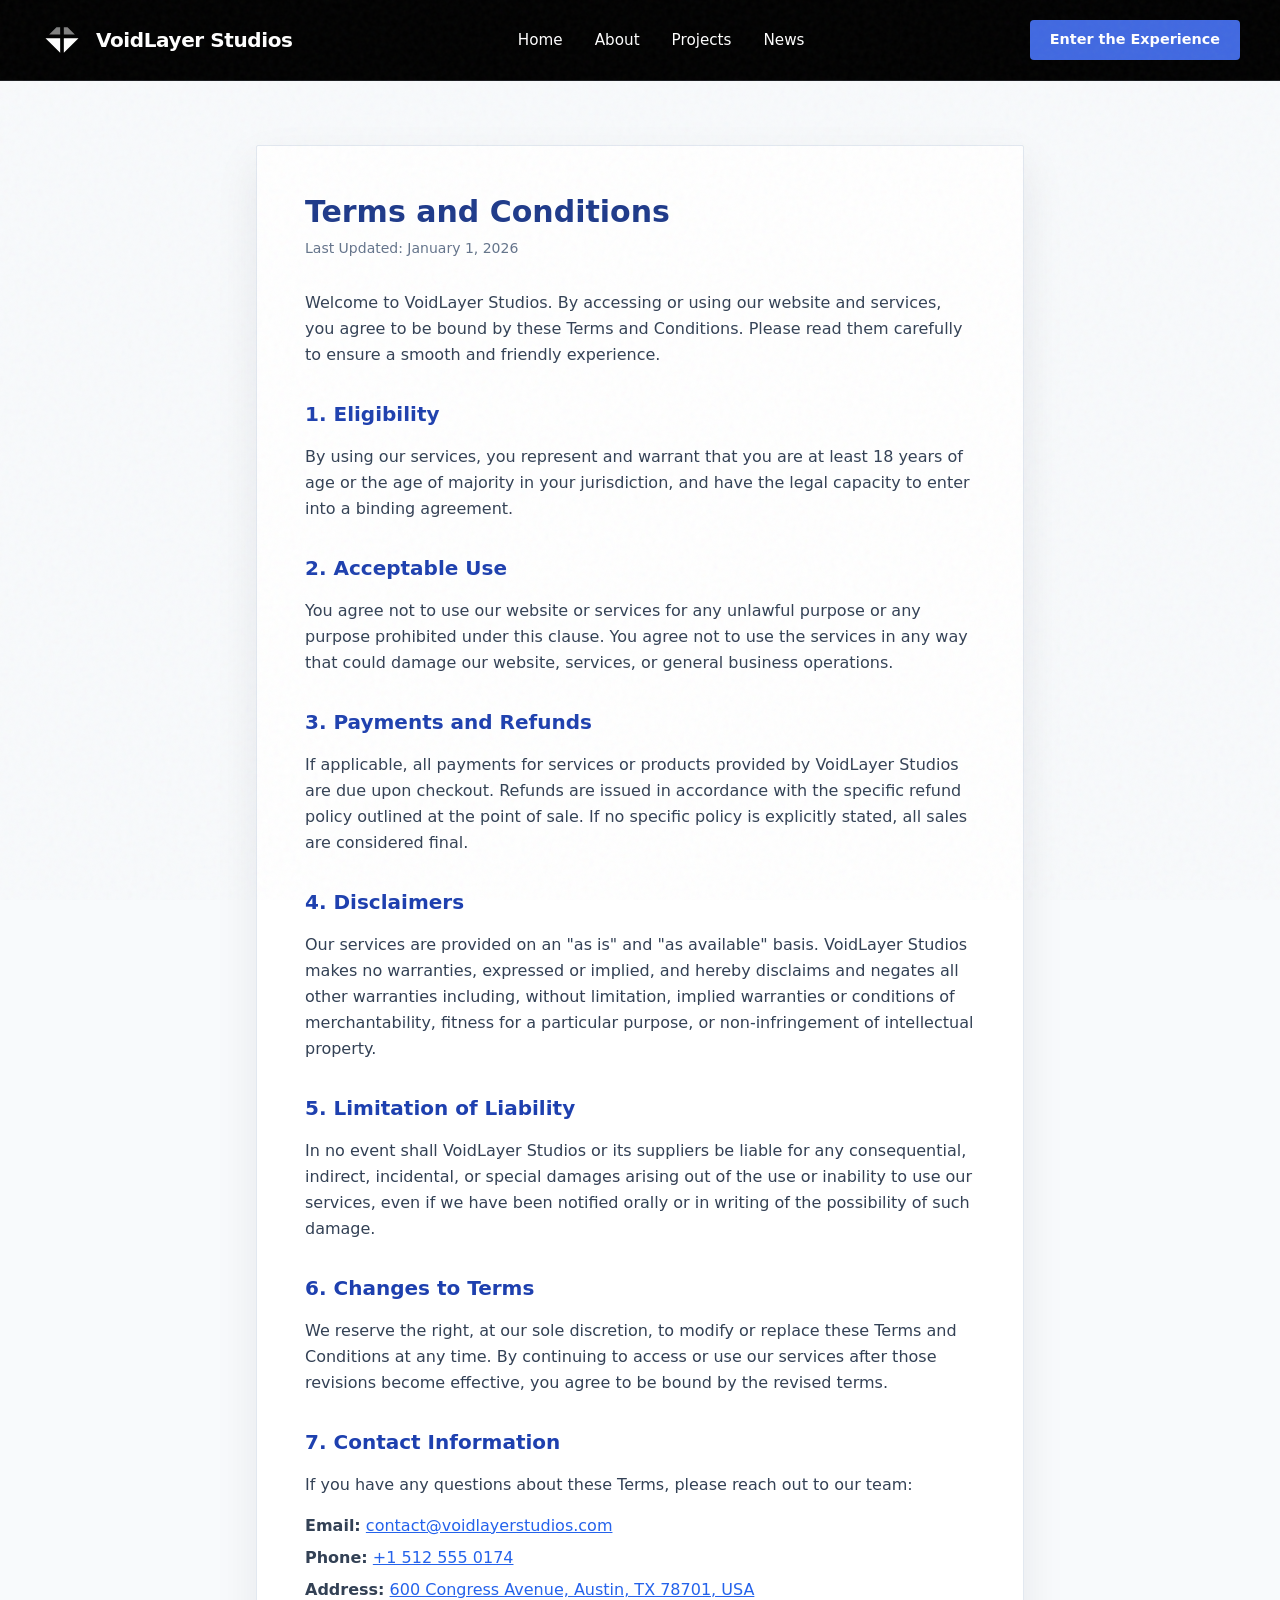
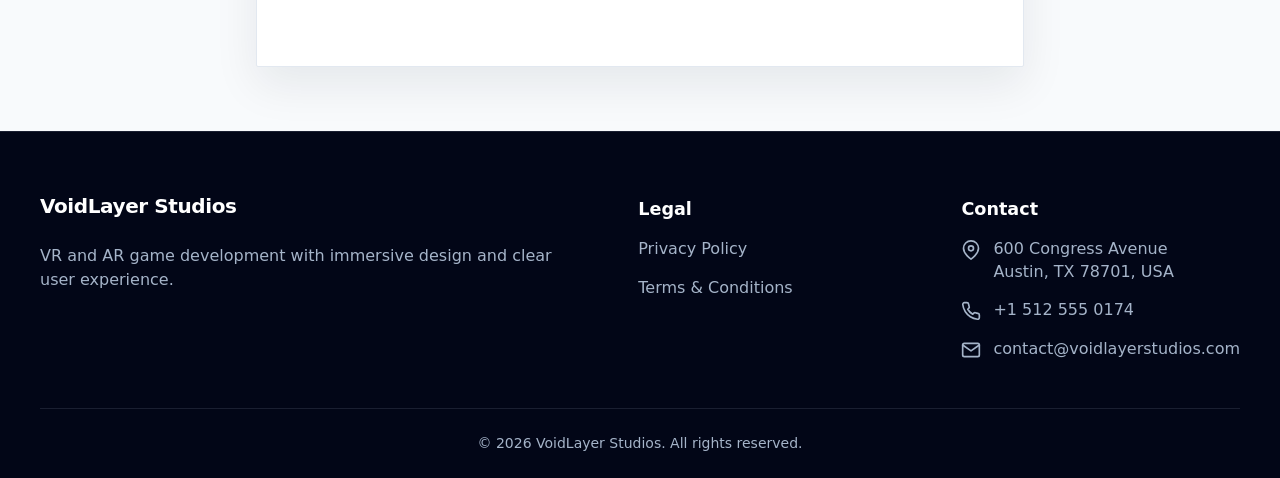
<file: terms-conditions.html>
<!doctype html>
<html data-page="terms-conditions.html" lang="en">
  <head>
    <meta content="noindex, follow" name="robots" />
    <meta charset="utf-8" />
    <meta content="width=device-width, initial-scale=1.0" name="viewport" />
    <title>Terms and Conditions - VoidLayer Studios</title>
    <link href="assets/css/tailwind.css" rel="stylesheet" />
    <link href="assets/css/chrome.css" rel="stylesheet" />

    <link href="assets/brand/favicon.svg" rel="icon" type="image/svg+xml" />
    <meta content="website" property="og:type" />
    <meta content="assets/img/og-image.webp" property="og:image" />
    <meta content="Terms and Conditions - VoidLayer Studios" property="og:title" />
    <meta
      content="VoidLayer Studios builds immersive VR and AR game experiences."
      property="og:description"
    />
  </head>
  <body class="font-sans bg-slate-50 text-slate-900 antialiased legal-page">
    <header class="site-header">
      <div class="header-container">
        <a aria-label="VoidLayer Studios home" class="brand-link" href="index.html">
          <svg
            aria-hidden="true"
            fill="none"
            viewbox="0 0 24 24"
            xmlns="http://www.w3.org/2000/svg"
          >
            <path
              d="M 5 9 L 9 5 H 11 V 9 H 5 Z M 19 9 L 15 5 H 13 V 9 H 19 Z"
              fill="currentColor"
              opacity="0.5"
            ></path>
            <path
              d="M 3 11 H 11 V 19 L 3 11 Z M 21 11 H 13 V 19 L 21 11 Z"
              fill="currentColor"
            ></path>
          </svg>
          <span class="brand-name">VoidLayer Studios</span>
        </a>
        <nav aria-label="Primary navigation" class="desktop-nav">
          <a class="nav-link" href="index.html">Home</a>
          <a class="nav-link" href="about.html">About</a>
          <a class="nav-link" href="projects.html">Projects</a>
          <a class="nav-link" href="news.html">News</a>
        </nav>
        <div class="header-actions">
          <a class="btn-cta" href="index.html#contact">Enter the Experience</a>
          <button
            aria-controls="mobile-menu"
            aria-expanded="false"
            aria-label="Open navigation menu"
            class="burger-btn"
            type="button"
          >
            <svg aria-hidden="true" viewbox="0 0 24 24">
              <path
                d="M3 12h18M3 6h18M3 18h18"
                fill="none"
                stroke="currentColor"
                stroke-linecap="round"
                stroke-linejoin="round"
                stroke-width="2"
              ></path>
            </svg>
          </button>
        </div>
      </div>
      <div aria-hidden="true" class="mobile-menu" id="mobile-menu">
        <button aria-label="Close navigation menu" class="close-menu-btn" type="button">
          <svg aria-hidden="true" viewbox="0 0 24 24">
            <path
              d="M18 6L6 18M6 6l12 12"
              fill="none"
              stroke="currentColor"
              stroke-linecap="round"
              stroke-linejoin="round"
              stroke-width="2"
            ></path>
          </svg>
        </button>
        <nav aria-label="Mobile navigation" class="mobile-nav">
          <a class="nav-link" href="index.html">Home</a>
          <a class="nav-link" href="about.html">About</a>
          <a class="nav-link" href="projects.html">Projects</a>
          <a class="nav-link" href="news.html">News</a>
          <a class="btn-cta mobile-cta" href="index.html#contact">Enter the Experience</a>
        </nav>
      </div>
    </header>
    <main class="py-16 px-4 sm:px-6 lg:px-8">
      <div class="max-w-3xl mx-auto bg-white rounded-sm border border-slate-200 p-8 sm:p-12">
        <h1 class="text-3xl font-bold text-blue-900 mb-2">Terms and Conditions</h1>
        <p class="text-sm text-slate-500 mb-8">Last Updated: January 1, 2026</p>
        <p class="text-base leading-relaxed text-slate-700 mb-4">
          Welcome to VoidLayer Studios. By accessing or using our website and services, you agree to
          be bound by these Terms and Conditions. Please read them carefully to ensure a smooth and
          friendly experience.
        </p>
        <h2 class="text-xl font-semibold text-blue-800 mt-8 mb-4">1. Eligibility</h2>
        <p class="text-base leading-relaxed text-slate-700 mb-4">
          By using our services, you represent and warrant that you are at least 18 years of age or
          the age of majority in your jurisdiction, and have the legal capacity to enter into a
          binding agreement.
        </p>
        <h2 class="text-xl font-semibold text-blue-800 mt-8 mb-4">2. Acceptable Use</h2>
        <p class="text-base leading-relaxed text-slate-700 mb-4">
          You agree not to use our website or services for any unlawful purpose or any purpose
          prohibited under this clause. You agree not to use the services in any way that could
          damage our website, services, or general business operations.
        </p>
        <h2 class="text-xl font-semibold text-blue-800 mt-8 mb-4">3. Payments and Refunds</h2>
        <p class="text-base leading-relaxed text-slate-700 mb-4">
          If applicable, all payments for services or products provided by VoidLayer Studios are due
          upon checkout. Refunds are issued in accordance with the specific refund policy outlined
          at the point of sale. If no specific policy is explicitly stated, all sales are considered
          final.
        </p>
        <h2 class="text-xl font-semibold text-blue-800 mt-8 mb-4">4. Disclaimers</h2>
        <p class="text-base leading-relaxed text-slate-700 mb-4">
          Our services are provided on an "as is" and "as available" basis. VoidLayer Studios makes
          no warranties, expressed or implied, and hereby disclaims and negates all other warranties
          including, without limitation, implied warranties or conditions of merchantability,
          fitness for a particular purpose, or non-infringement of intellectual property.
        </p>
        <h2 class="text-xl font-semibold text-blue-800 mt-8 mb-4">5. Limitation of Liability</h2>
        <p class="text-base leading-relaxed text-slate-700 mb-4">
          In no event shall VoidLayer Studios or its suppliers be liable for any consequential,
          indirect, incidental, or special damages arising out of the use or inability to use our
          services, even if we have been notified orally or in writing of the possibility of such
          damage.
        </p>
        <h2 class="text-xl font-semibold text-blue-800 mt-8 mb-4">6. Changes to Terms</h2>
        <p class="text-base leading-relaxed text-slate-700 mb-4">
          We reserve the right, at our sole discretion, to modify or replace these Terms and
          Conditions at any time. By continuing to access or use our services after those revisions
          become effective, you agree to be bound by the revised terms.
        </p>
        <h2 class="text-xl font-semibold text-blue-800 mt-8 mb-4">7. Contact Information</h2>
        <p class="text-base leading-relaxed text-slate-700 mb-4">
          If you have any questions about these Terms, please reach out to our team:
        </p>
        <ul class="list-none space-y-2 text-slate-700 mb-4">
          <li>
            <strong>Email:</strong>
            <a
              class="text-blue-600 hover:text-blue-800 underline"
              href="mailto:contact@voidlayerstudios.com"
              >contact@voidlayerstudios.com</a
            >
          </li>
          <li>
            <strong>Phone:</strong>
            <a class="text-blue-600 hover:text-blue-800 underline" href="tel:+15125550174"
              >+1 512 555 0174</a
            >
          </li>
          <li>
            <strong>Address:</strong>
            <a
              class="text-blue-600 hover:text-blue-800 underline"
              href="https://www.google.com/maps/place/600+Congress+Ave,+Austin,+TX+78701,+USA"
              rel="noopener noreferrer"
              target="_blank"
              >600 Congress Avenue, Austin, TX 78701, USA</a
            >
          </li>
        </ul>
      </div>
    </main>
    <footer class="site-footer">
      <div class="footer-container">
        <div class="footer-col brand-col">
          <a class="footer-logo" href="index.html">
            <span class="brand-name">VoidLayer Studios</span>
          </a>
          <p class="tagline">
            VR and AR game development with immersive design and clear user experience.
          </p>
        </div>
        <div class="footer-col">
          <h3 class="footer-heading">Legal</h3>
          <ul class="footer-links">
            <li><a href="privacy-policy.html">Privacy Policy</a></li>
            <li><a href="terms-conditions.html">Terms &amp; Conditions</a></li>
          </ul>
        </div>
        <div class="footer-col">
          <h3 class="footer-heading">Contact</h3>
          <ul class="footer-contact">
            <li>
              <a
                href="https://www.google.com/maps/place/600+Congress+Ave,+Austin,+TX+78701,+USA"
                rel="noopener noreferrer"
                target="_blank"
              >
                <svg aria-hidden="true" class="icon" viewbox="0 0 24 24">
                  <path
                    d="M21 10c0 7-9 13-9 13s-9-6-9-13a9 9 0 0 1 18 0z"
                    fill="none"
                    stroke="currentColor"
                    stroke-linecap="round"
                    stroke-linejoin="round"
                    stroke-width="2"
                  ></path>
                  <circle
                    cx="12"
                    cy="10"
                    fill="none"
                    r="3"
                    stroke="currentColor"
                    stroke-linecap="round"
                    stroke-linejoin="round"
                    stroke-width="2"
                  ></circle>
                </svg>
                <span class="contact-text">600 Congress Avenue<br />Austin, TX 78701, USA</span>
              </a>
            </li>
            <li>
              <a href="tel:+15125550174">
                <svg aria-hidden="true" class="icon" viewbox="0 0 24 24">
                  <path
                    d="M22 16.92v3a2 2 0 0 1-2.18 2 19.79 19.79 0 0 1-8.63-3.07 19.5 19.5 0 0 1-6-6 19.79 19.79 0 0 1-3.07-8.67A2 2 0 0 1 4.11 2h3a2 2 0 0 1 2 1.72 12.84 12.84 0 0 0 .7 2.81 2 2 0 0 1-.45 2.11L8.09 9.91a16 16 0 0 0 6 6l1.27-1.27a2 2 0 0 1 2.11-.45 12.84 12.84 0 0 0 2.81.7A2 2 0 0 1 22 16.92z"
                    fill="none"
                    stroke="currentColor"
                    stroke-linecap="round"
                    stroke-linejoin="round"
                    stroke-width="2"
                  ></path>
                </svg>
                <span class="contact-text">+1 512 555 0174</span>
              </a>
            </li>
            <li>
              <a href="mailto:contact@voidlayerstudios.com">
                <svg aria-hidden="true" class="icon" viewbox="0 0 24 24">
                  <path
                    d="M4 4h16c1.1 0 2 .9 2 2v12c0 1.1-.9 2-2 2H4c-1.1 0-2-.9-2-2V6c0-1.1.9-2 2-2z"
                    fill="none"
                    stroke="currentColor"
                    stroke-linecap="round"
                    stroke-linejoin="round"
                    stroke-width="2"
                  ></path>
                  <polyline
                    fill="none"
                    points="22,6 12,13 2,6"
                    stroke="currentColor"
                    stroke-linecap="round"
                    stroke-linejoin="round"
                    stroke-width="2"
                  ></polyline>
                </svg>
                <span class="contact-text">contact@voidlayerstudios.com</span>
              </a>
            </li>
          </ul>
        </div>
      </div>
      <div class="footer-bottom">
        <p>© 2026 VoidLayer Studios. All rights reserved.</p>
      </div>
    </footer>
    <script defer="" src="assets/js/site.js"></script>
    <script defer="" src="assets/js/chrome.js"></script>
  </body>
</html>
</file>
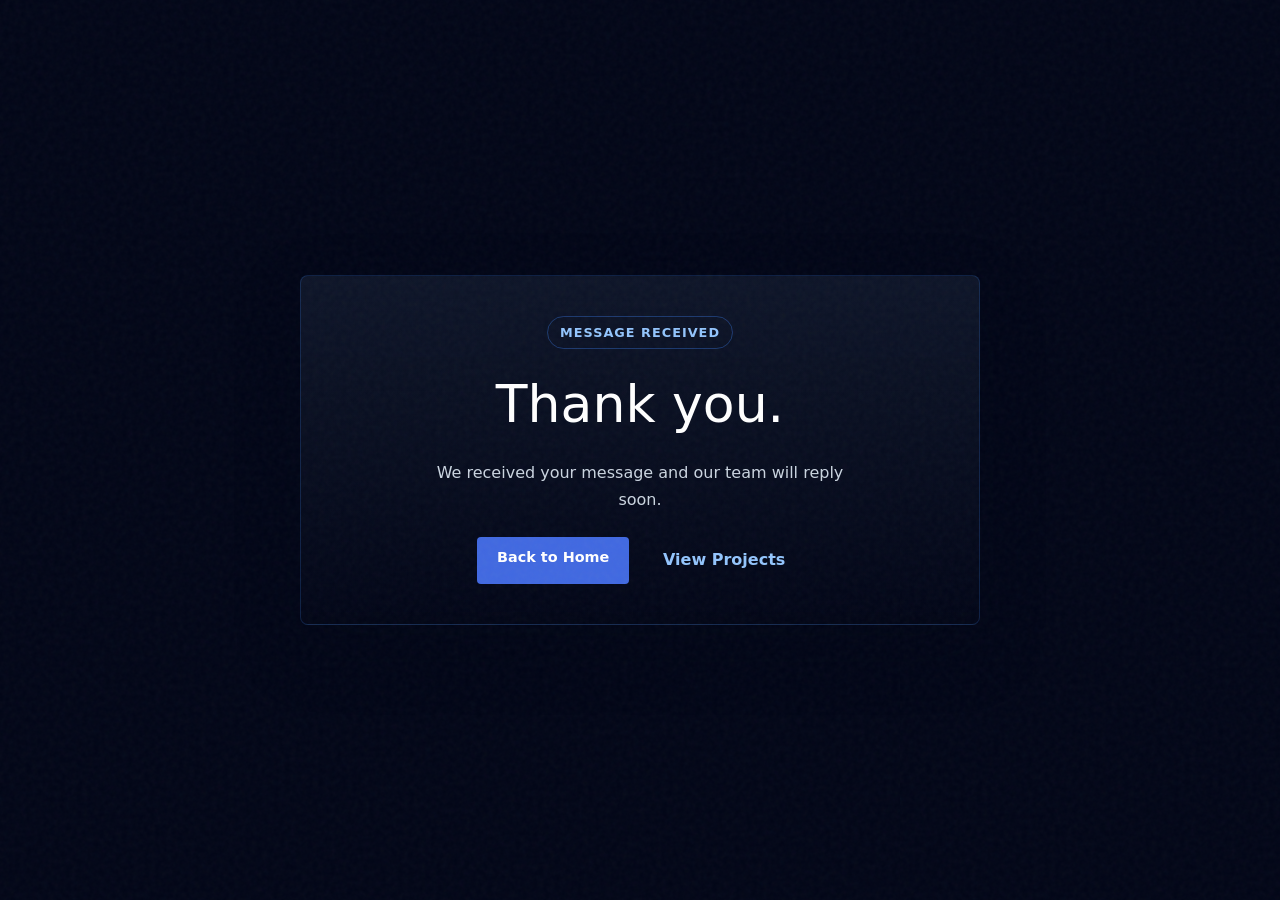
<file: thanks.html>
<!doctype html>
<html data-page="thanks.html" lang="en">
  <head>
    <meta name="robots" content="noindex, follow" />
    <meta charset="utf-8" />
    <meta name="viewport" content="width=device-width, initial-scale=1" />
    <title>Thank You | VoidLayer Studios</title>
    <meta name="description" content="Thanks for contacting VoidLayer Studios." />
    <meta property="og:title" content="Thank You | VoidLayer Studios" />
    <meta property="og:description" content="Thanks for contacting VoidLayer Studios." />
    <meta property="og:type" content="website" />
    <meta property="og:image" content="assets/img/og-image.webp" />
    <link rel="stylesheet" href="assets/css/tailwind.css" />
    <link rel="stylesheet" href="assets/css/chrome.css" />
    <link rel="icon" href="assets/brand/favicon.svg" type="image/svg+xml" />
  </head>
  <body class="site-dark thanks-page font-sans antialiased min-h-screen">
    <main class="thanks-main" id="main-content">
      <section class="thanks-card" aria-label="Thank you message">
        <span class="thanks-eyebrow">Message Received</span>
        <h1>Thank you.</h1>
        <p>We received your message and our team will reply soon.</p>
        <div class="thanks-actions">
          <a class="btn-cta" href="index.html">Back to Home</a>
          <a class="thanks-link" href="projects.html">View Projects</a>
        </div>
      </section>
    </main>
  </body>
</html>
</file>
<file: assets/css/chrome.css>
:root {
  --primary: #4169E1;
  --primary-hover: #3154b5;
  --bg-dark: #000000;
  --bg-silver: #E5E7EB;
  --text-dark: #111827;
  --text-light: #FFFFFF;
  --radius-tiny: 4px;
  --spacing-base: 1rem;
}

body {
  margin: 0;
  font-family: system-ui, -apple-system, sans-serif;
  background-color: #FFFFFF;
  color: var(--text-dark);
}

body::before {
  content: '';
  position: fixed;
  top: 0; left: 0; width: 100vw; height: 100vh;
  background-image: url('data:image/svg+xml;utf8,%3Csvg viewBox="0 0 200 200" xmlns="http://www.w3.org/2000/svg"%3E%3Cfilter id="noiseFilter"%3E%3CfeTurbulence type="fractalNoise" baseFrequency="0.8" numOctaves="3" stitchTiles="stitch"/%3E%3C/filter%3E%3Crect width="100%25" height="100%25" filter="url(%23noiseFilter)"/%3E%3C/svg%3E');
  opacity: 0.04;
  pointer-events: none;
  z-index: 9999;
}

.site-header {
  position: sticky;
  top: 0;
  background-color: var(--bg-dark);
  color: var(--text-light);
  z-index: 1000;
  padding: 0 var(--spacing-base);
}

.header-container {
  max-width: 1200px;
  margin: 0 auto;
  display: flex;
  justify-content: space-between;
  align-items: center;
  height: 80px;
}

.brand-link {
  display: flex;
  align-items: center;
  gap: 0.75rem;
  text-decoration: none;
  color: var(--text-light);
}

.brand-name {
  font-weight: 700;
  font-size: 1.25rem;
  letter-spacing: -0.02em;
}

.desktop-nav {
  display: none;
  gap: 2rem;
}

.nav-link {
  color: var(--text-light);
  text-decoration: none;
  font-weight: 500;
  font-size: 0.95rem;
  transition: color 0.2s ease;
}

.nav-link:hover {
  color: var(--primary);
}

.nav-link.active {
  color: #8ab4f8;
  text-decoration: underline;
  text-underline-offset: 6px;
  text-decoration-thickness: 2px;
}

.header-actions {
  display: flex;
  align-items: center;
  gap: 1.5rem;
}

.btn-cta {
  background-color: var(--primary);
  color: var(--text-light);
  padding: 0.6rem 1.25rem;
  border-radius: var(--radius-tiny);
  text-decoration: none;
  font-weight: 600;
  font-size: 0.9rem;
  transition: background-color 0.2s ease;
}

.btn-cta:hover {
  background-color: var(--primary-hover);
}

.burger-btn {
  background: transparent;
  border: none;
  color: var(--text-light);
  cursor: pointer;
  padding: 0.5rem;
  display: flex;
}

.burger-btn svg {
  width: 24px;
  height: 24px;
}

.mobile-menu {
  position: fixed;
  inset: 0;
  background-color: var(--bg-dark);
  z-index: 2000;
  display: flex;
  flex-direction: column;
  justify-content: center;
  align-items: center;
  opacity: 0;
  visibility: hidden;
  transition: opacity 0.3s ease, visibility 0.3s ease;
}

.mobile-menu.is-active {
  opacity: 1;
  visibility: visible;
}

.close-menu-btn {
  position: absolute;
  top: 1.5rem;
  right: 1.5rem;
  background: transparent;
  border: none;
  color: var(--text-light);
  cursor: pointer;
  padding: 0.5rem;
}

.close-menu-btn svg {
  width: 32px;
  height: 32px;
}

.mobile-nav {
  display: flex;
  flex-direction: column;
  align-items: center;
  gap: 2rem;
}

.mobile-nav .nav-link {
  font-size: 1.5rem;
}

.mobile-cta {
  margin-top: 1rem;
}

.site-footer {
  background-color: var(--bg-silver);
  color: var(--text-dark);
  padding: 4rem var(--spacing-base) 1.5rem;
  border-top: 1px solid #D1D5DB;
}

.footer-container {
  max-width: 1200px;
  margin: 0 auto;
  display: grid;
  grid-template-columns: 1fr;
  gap: 3rem;
}

.footer-col {
  display: flex;
  flex-direction: column;
  gap: 1rem;
}

.footer-logo {
  text-decoration: none;
  color: var(--text-dark);
  display: inline-block;
  margin-bottom: 0.5rem;
}

.tagline {
  margin: 0;
  font-size: 1rem;
  line-height: 1.5;
  color: #4B5563;
  font-weight: 500;
}

.footer-heading {
  margin: 0;
  font-size: 1.1rem;
  font-weight: 700;
  color: var(--text-dark);
}

.footer-links, .footer-contact {
  list-style: none;
  padding: 0;
  margin: 0;
  display: flex;
  flex-direction: column;
  gap: 1rem;
}

.footer-links a, .footer-contact a {
  color: #4B5563;
  text-decoration: none;
  transition: color 0.2s ease;
  display: flex;
  align-items: flex-start;
  gap: 0.75rem;
  line-height: 1.4;
}

.footer-links a:hover, .footer-contact a:hover {
  color: var(--primary);
}

.footer-contact .icon {
  width: 20px;
  height: 20px;
  flex-shrink: 0;
  margin-top: 2px;
}

.footer-bottom {
  max-width: 1200px;
  margin: 3rem auto 0;
  padding-top: 1.5rem;
  border-top: 1px solid #D1D5DB;
  text-align: center;
  color: #6B7280;
  font-size: 0.875rem;
}

.faq-accordion .accordion-item {
  border-bottom: 1px solid var(--bg-silver);
}

.faq-accordion .accordion-btn {
  width: 100%;
  text-align: left;
  padding: 1.25rem 0;
  background: none;
  border: none;
  font-size: 1.1rem;
  font-weight: 600;
  color: var(--text-dark);
  cursor: pointer;
  display: flex;
  justify-content: space-between;
  align-items: center;
}

.faq-accordion .accordion-content {
  max-height: 0;
  overflow: hidden;
  transition: max-height 0.3s ease;
}

.faq-accordion .accordion-content.is-active {
  max-height: 500px;
  padding-bottom: 1.25rem;
}

@media (min-width: 768px) {
  .desktop-nav {
    display: flex;
  }
  .burger-btn {
    display: none;
  }
  .footer-container {
    grid-template-columns: 2fr 1fr 1fr;
  }
}
/* footer extras */
.footer__extras{margin-top:16px;}
.footer__extrasInner{display:flex;flex-wrap:wrap;gap:12px;align-items:flex-start;justify-content:space-between;}
.footer__social{display:flex;gap:10px;align-items:center;}
.footer-social{display:inline-flex;gap:8px;align-items:center;text-decoration:none;}
.footer-social__icon{display:block;}
.footer__poemWrap{max-width:520px;}
.footer-poem{opacity:0.9;font-size:0.95em;line-height:1.35;}
/* --- injected by logo step --- */
.brand{display:inline-flex;align-items:center;gap:10px}
.brand-logo{width:28px;height:28px;display:inline-block;flex:0 0 auto}
.brand-logo *{vector-effect:non-scaling-stroke}
/* --- /injected by logo step --- */


/* === VoidLayer fixes === */
body.site-dark {
  background: #020617;
  color: #e5edf7;
}

.site-dark main section {
  color: #dbe5f3;
}

.site-dark h1,
.site-dark h2:not([class*="text-"]),
.site-dark h3:not([class*="text-"]),
.site-dark h4:not([class*="text-"]) {
  color: #ffffff;
}

.site-dark .glow-text {
  color: #ffffff;
  text-shadow: 0 0 18px rgba(59, 130, 246, 0.18);
}

.bg-noise,
.noise-bg {
  background-color: #020617;
}

.glow-border {
  box-shadow: 0 0 0 1px rgba(59,130,246,0.25), 0 0 18px rgba(59,130,246,0.08);
}

.glow-hover:hover {
  border-color: rgba(96, 165, 250, 0.8);
  box-shadow: 0 10px 30px rgba(15, 23, 42, 0.55);
}

.badge-accent {
  position: relative;
}

.badge-accent::before {
  content: '';
  position: absolute;
  inset: 0;
  border-left: 2px solid rgba(59,130,246,0.65);
  pointer-events: none;
}

.site-header {
  backdrop-filter: blur(10px);
  border-bottom: 1px solid rgba(148, 163, 184, 0.18);
}

.brand-link svg {
  width: 44px;
  height: 44px;
  flex: 0 0 auto;
}

.brand-name {
  max-width: 11ch;
  line-height: 1.05;
}

@media (min-width: 768px) {
  .brand-name {
    max-width: none;
  }
}


.site-footer {
  background: #020617;
  color: #e5edf7;
  border-top: 1px solid rgba(148, 163, 184, 0.16);
}

.footer-logo,
.footer-heading,
.site-footer .brand-name {
  color: #ffffff;
}

.tagline,
.footer-links a,
.footer-contact a,
.footer-bottom {
  color: #a5b4c9;
}

.footer-links a:hover,
.footer-contact a:hover {
  color: #60a5fa;
}

.footer-bottom {
  border-top: 1px solid rgba(148, 163, 184, 0.16);
}

.contact-panel {
  background: linear-gradient(180deg, rgba(15, 23, 42, 0.9), rgba(2, 6, 23, 0.95));
  border: 1px solid rgba(59, 130, 246, 0.18);
  border-radius: 6px;
  padding: 2rem;
  box-shadow: 0 20px 50px rgba(2, 6, 23, 0.45);
}

.contact-panel__title {
  font-size: 1.5rem;
  font-weight: 700;
  color: #ffffff;
  margin: 0 0 0.75rem;
}

.contact-panel__text {
  color: #a5b4c9;
  line-height: 1.7;
  margin: 0 0 1.5rem;
}

.contact-form {
  display: flex;
  flex-direction: column;
  gap: 1rem;
}

.form-grid {
  display: grid;
  grid-template-columns: 1fr;
  gap: 1rem;
}

@media (min-width: 640px) {
  .form-grid {
    grid-template-columns: 1fr 1fr;
  }
}

.form-label {
  display: block;
  margin-bottom: 0.5rem;
  color: #dbe5f3;
  font-size: 0.95rem;
  font-weight: 600;
}

.form-control {
  width: 100%;
  min-height: 48px;
  padding: 0.85rem 1rem;
  border: 1px solid rgba(148, 163, 184, 0.22);
  border-radius: 4px;
  background: rgba(2, 6, 23, 0.96);
  color: #ffffff;
  outline: none;
  transition: border-color 0.2s ease, box-shadow 0.2s ease;
}

.form-control:focus {
  border-color: #60a5fa;
  box-shadow: 0 0 0 3px rgba(59, 130, 246, 0.18);
}

.form-control--textarea {
  resize: vertical;
  min-height: 140px;
}

.form-privacy {
  margin-top: 0.25rem;
}

.privacy-label {
  display: flex;
  align-items: flex-start;
  gap: 0.75rem;
  color: #a5b4c9;
  line-height: 1.6;
}

.privacy-label input {
  margin-top: 0.3rem;
  accent-color: #3b82f6;
}

.privacy-label a {
  color: #93c5fd;
}

.form-button {
  display: inline-flex;
  align-items: center;
  justify-content: center;
  min-height: 50px;
  padding: 0.9rem 1.4rem;
  border: 0;
  border-radius: 4px;
  background: linear-gradient(135deg, #2563eb, #3b82f6);
  color: #ffffff;
  font-weight: 700;
  cursor: pointer;
  transition: transform 0.2s ease, box-shadow 0.2s ease, opacity 0.2s ease;
  box-shadow: 0 12px 30px rgba(37, 99, 235, 0.28);
}

.form-button:hover {
  transform: translateY(-1px);
  box-shadow: 0 16px 36px rgba(37, 99, 235, 0.34);
}

.thanks-page {
  display: flex;
  align-items: center;
  justify-content: center;
}

.thanks-main {
  width: 100%;
  min-height: 100vh;
  display: flex;
  align-items: center;
  justify-content: center;
  padding: 1.5rem;
}

.thanks-card {
  width: min(100%, 680px);
  padding: 2.5rem;
  border-radius: 8px;
  border: 1px solid rgba(59, 130, 246, 0.2);
  background: linear-gradient(180deg, rgba(15,23,42,0.9), rgba(2,6,23,0.96));
  box-shadow: 0 24px 60px rgba(2,6,23,0.45);
  text-align: center;
}

.thanks-eyebrow {
  display: inline-block;
  margin-bottom: 1rem;
  padding: 0.35rem 0.75rem;
  border: 1px solid rgba(59,130,246,0.35);
  border-radius: 999px;
  color: #93c5fd;
  font-size: 0.8rem;
  font-weight: 700;
  letter-spacing: 0.08em;
  text-transform: uppercase;
}

.thanks-card h1 {
  margin: 0 0 1rem;
  font-size: clamp(2rem, 5vw, 3.25rem);
  color: #ffffff;
}

.thanks-card p {
  margin: 0 auto 1.5rem;
  max-width: 40ch;
  color: #cbd5e1;
  line-height: 1.7;
}

.thanks-actions {
  display: flex;
  flex-wrap: wrap;
  gap: 1rem;
  justify-content: center;
}

.thanks-link {
  display: inline-flex;
  align-items: center;
  justify-content: center;
  min-height: 44px;
  padding: 0.7rem 1.1rem;
  color: #93c5fd;
  text-decoration: none;
  font-weight: 600;
}

.legal-page main {
  max-width: 100%;
}

.legal-page main > div,
.legal-page .max-w-3xl {
  box-shadow: 0 18px 45px rgba(15, 23, 42, 0.08);
}


/* === Burger fullscreen fix v2 === */
html.menu-open,
body.menu-open {
  overflow: hidden !important;
  height: 100%;
  touch-action: none;
}

.mobile-menu {
  inset: 0;
  width: 100%;
  height: 100dvh;
  min-height: 100vh;
  padding: 1.25rem;
  overflow: hidden;
  overscroll-behavior: contain;
  background: rgba(2, 6, 23, 0.98);
  backdrop-filter: blur(12px);
  -webkit-backdrop-filter: blur(12px);
}

.mobile-menu.is-active {
  display: grid;
  grid-template-rows: auto 1fr;
  align-items: stretch;
}

.close-menu-btn {
  justify-self: end;
  align-self: start;
  z-index: 1;
}

.mobile-nav {
  width: 100%;
  max-width: 28rem;
  min-height: 100%;
  margin: 0 auto;
  justify-content: center;
  gap: 1.25rem;
}

.mobile-nav .nav-link,
.mobile-nav .btn-cta {
  display: block;
  width: 100%;
  max-width: 100%;
  padding: 0.95rem 1rem;
  border: 1px solid rgba(96, 165, 250, 0.28);
  border-radius: 0.5rem;
  background: rgba(15, 23, 42, 0.7);
}

.mobile-nav .nav-link {
  font-size: clamp(1.5rem, 4vw, 1.9rem);
  font-weight: 700;
  line-height: 1.1;
}

.mobile-nav .btn-cta {
  margin-top: 0.25rem;
}

@media (min-width: 768px) {
  html.menu-open,
  body.menu-open {
    overflow: auto !important;
    touch-action: auto;
  }
}
</file>
